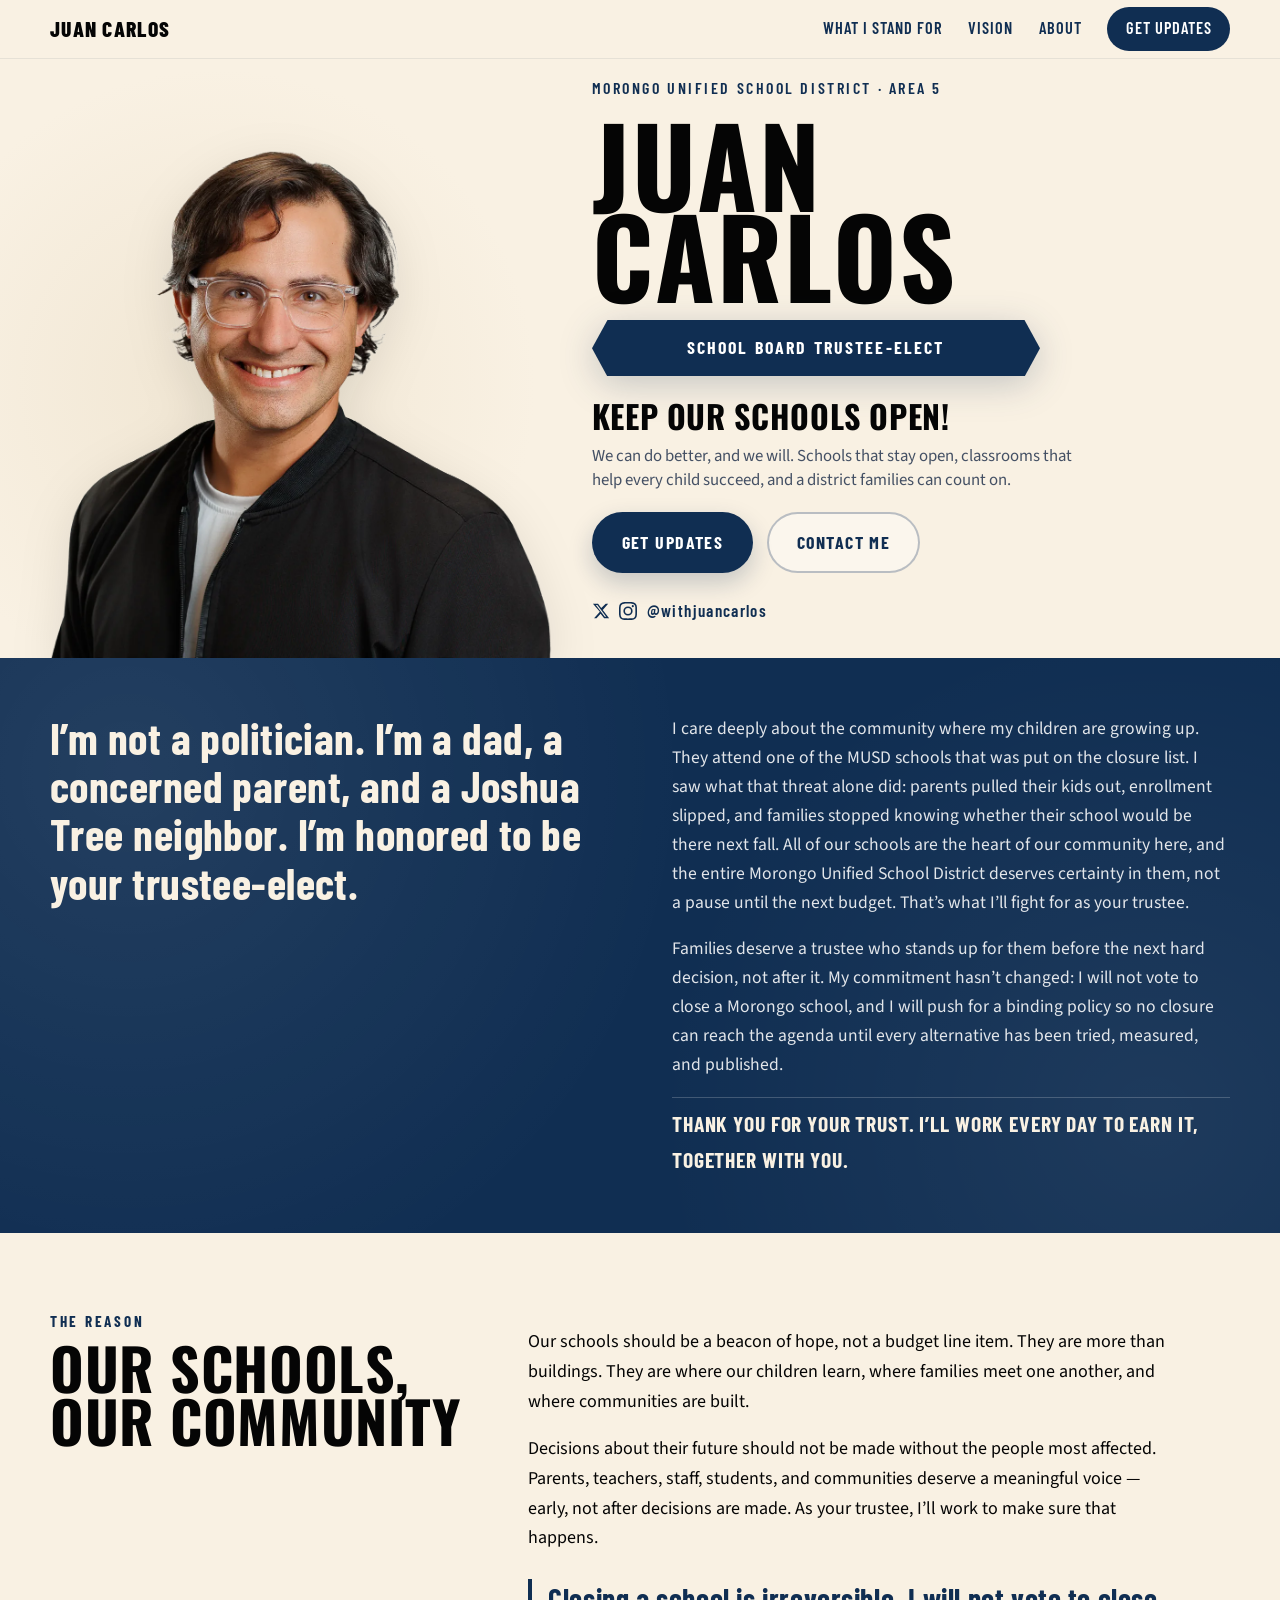
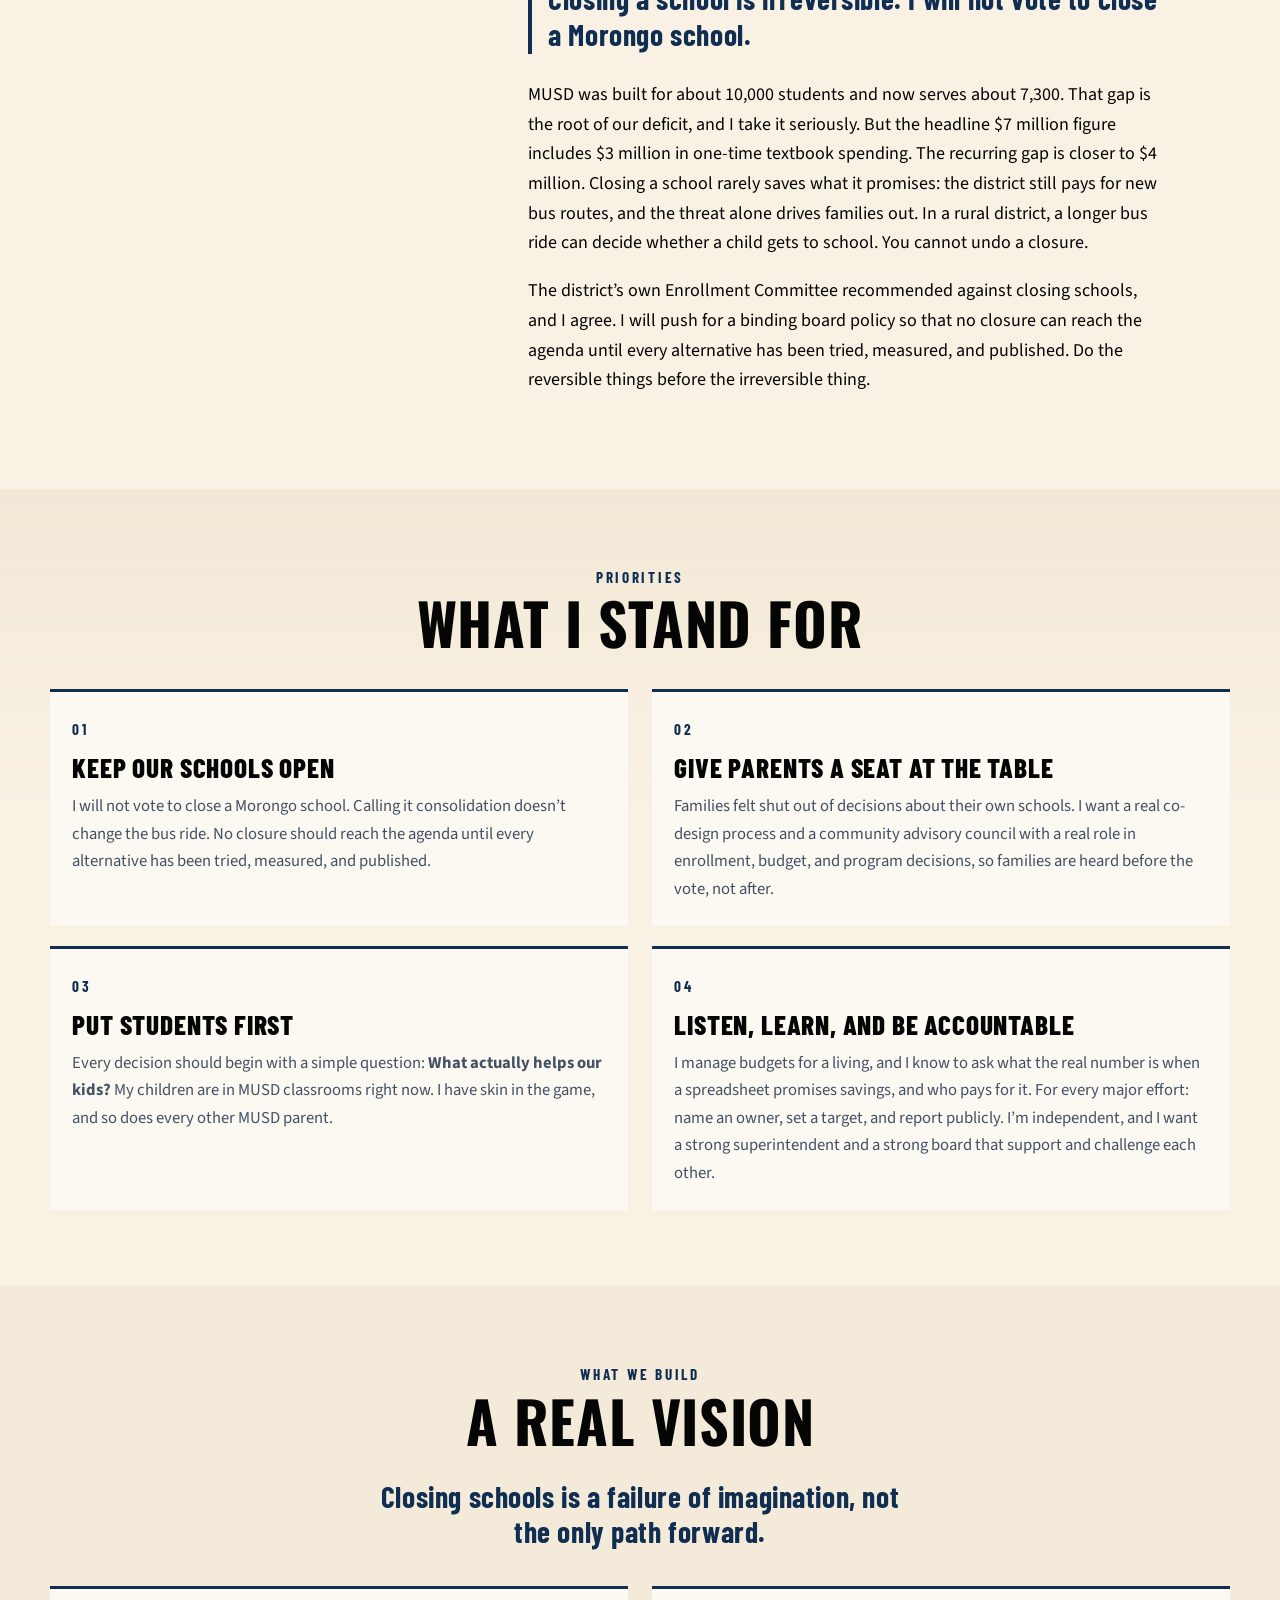
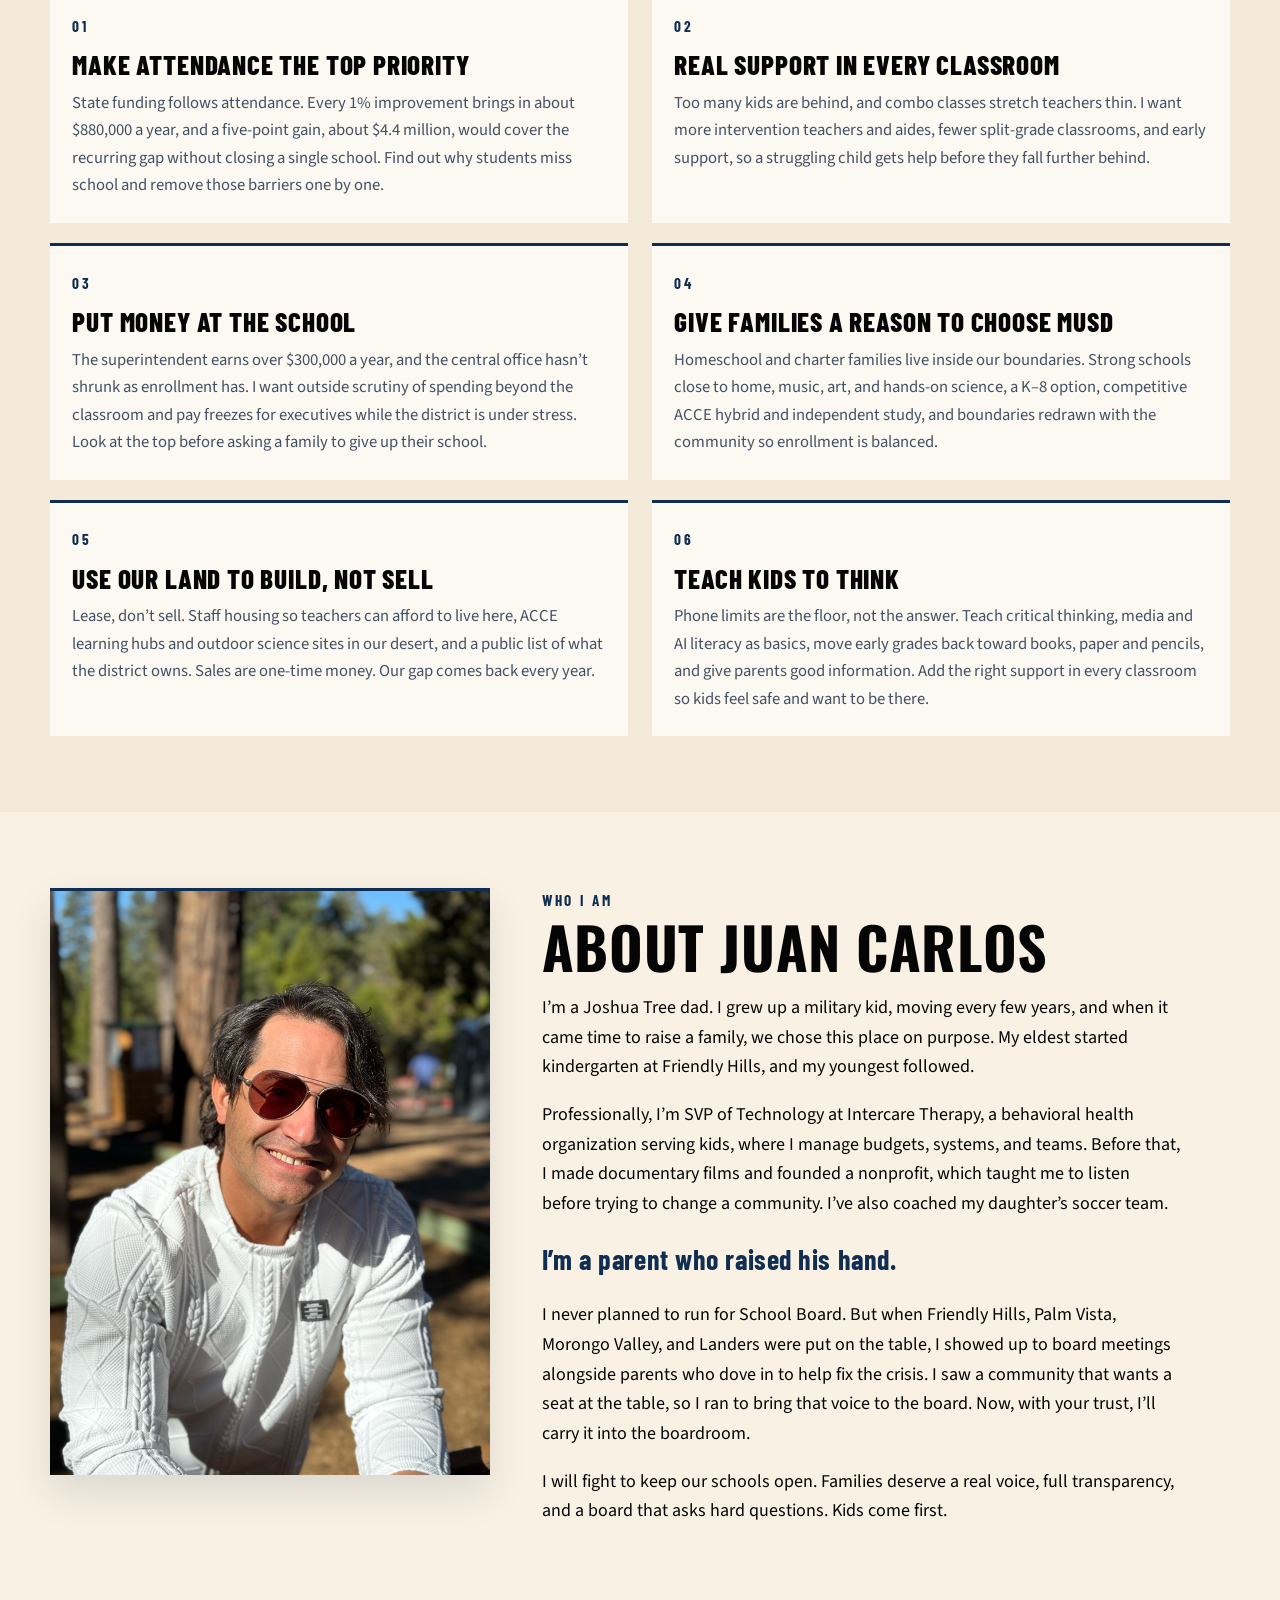
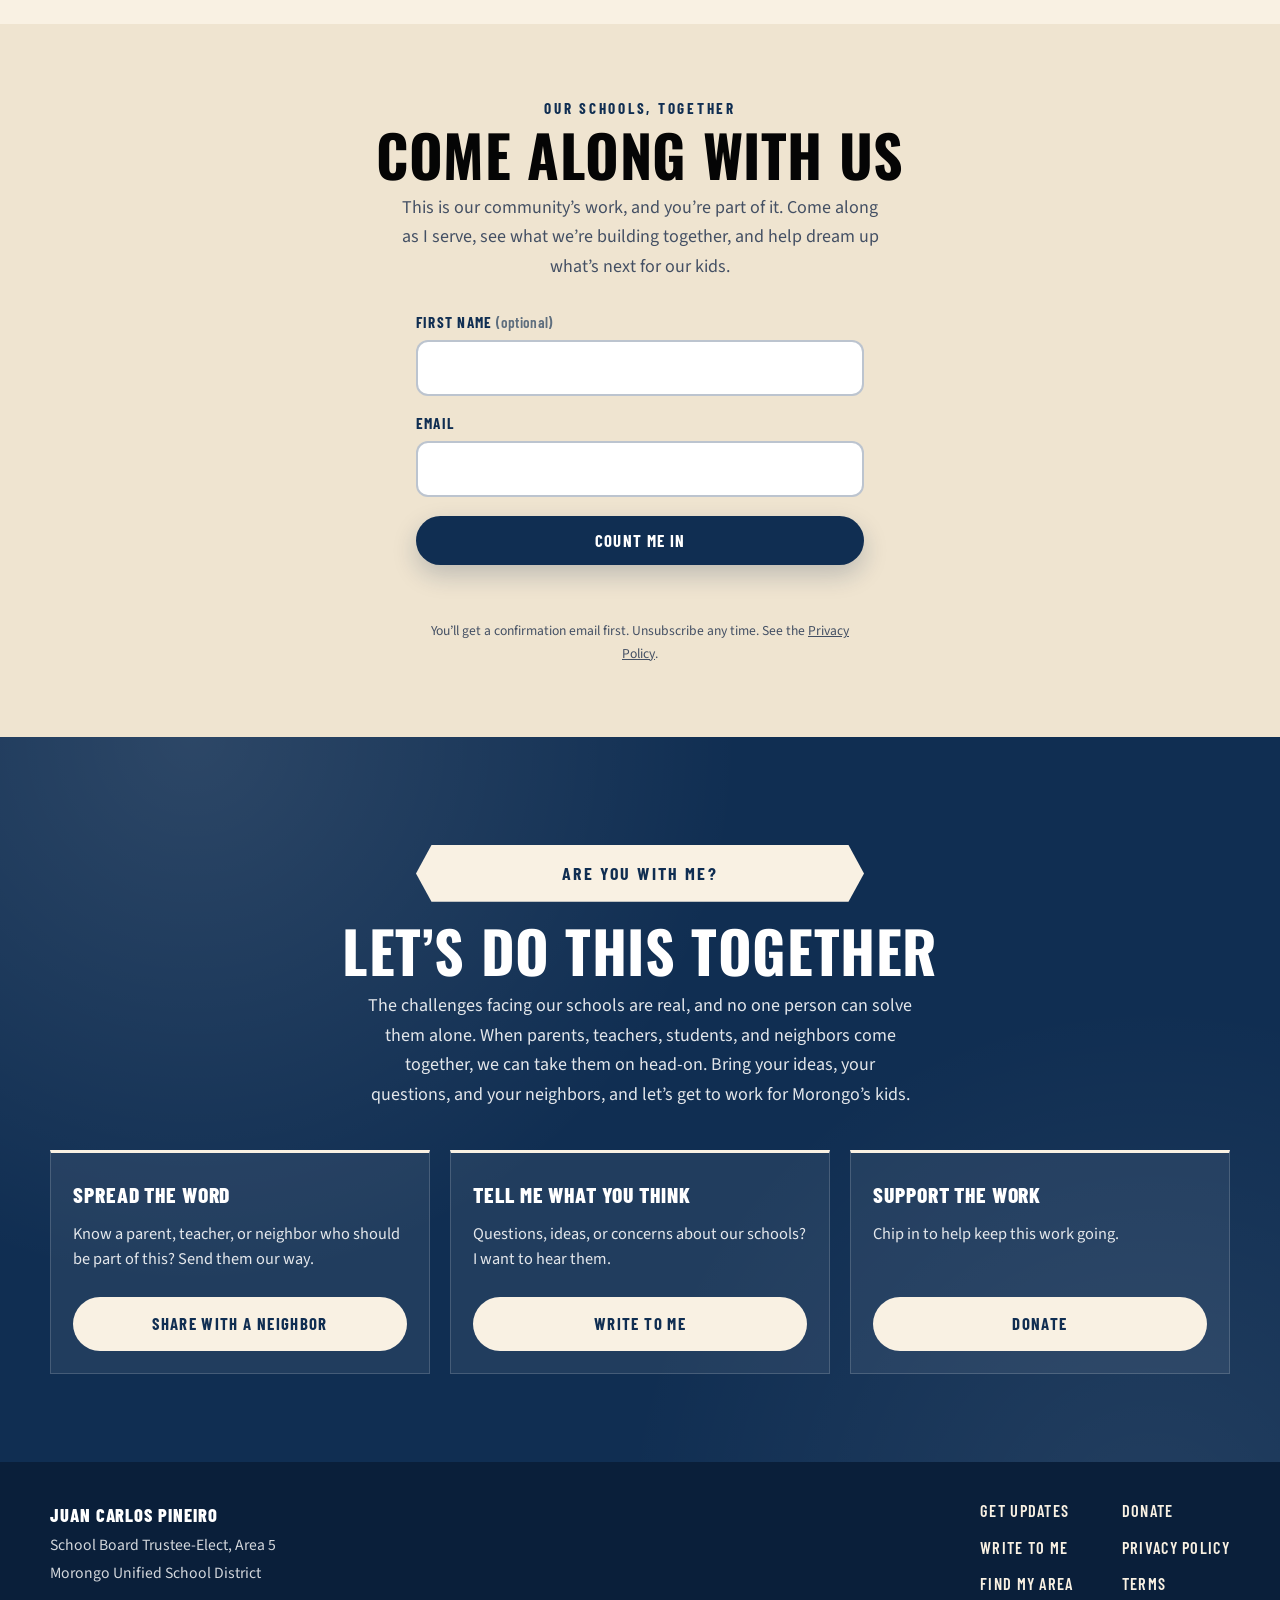
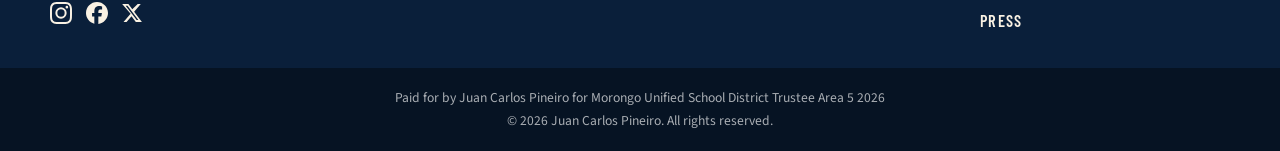
<file: index.html>
<!DOCTYPE html>
<html lang="en">
  <head>
    <meta charset="UTF-8" />
    <meta name="viewport" content="width=device-width, initial-scale=1.0" />
    <title>Juan Carlos Pineiro | School Board Trustee-Elect · MUSD Area 5</title>
    <meta
      name="description"
      content="Juan Carlos Pineiro is the Trustee-Elect for Morongo Unified School District, Area 5. Keep our schools open. A Joshua Tree dad with kids in MUSD classrooms, fighting for attendance, enrollment, and a board that listens before it votes."
    />
    <link rel="canonical" href="https://withjuancarlos.com/" />
    <link rel="icon" href="/favicon.ico" sizes="any" />
    <link rel="icon" type="image/png" href="/favicon-32.png" sizes="32x32" />
    <link rel="apple-touch-icon" href="/apple-touch-icon.png" />
    <meta property="og:type" content="website" />
    <meta property="og:url" content="https://withjuancarlos.com/" />
    <meta property="og:site_name" content="Juan Carlos | School Board Trustee-Elect" />
    <meta property="og:title" content="Juan Carlos Pineiro | Keep Our Schools Open" />
    <meta
      property="og:description"
      content="School Board Trustee-Elect — Morongo Unified School District, Area 5. Keep our schools open."
    />
    <meta property="og:image" content="https://withjuancarlos.com/images/withjuancarlos-coverimage.png" />
    <meta property="og:image:type" content="image/png" />
    <meta property="og:image:width" content="1200" />
    <meta property="og:image:height" content="630" />
    <meta property="og:image:alt" content="Juan Carlos Pineiro — A Parent for School Board" />
    <meta name="twitter:card" content="summary_large_image" />
    <meta name="twitter:title" content="Juan Carlos Pineiro | Keep Our Schools Open" />
    <meta
      name="twitter:description"
      content="School Board Trustee-Elect — Morongo Unified School District, Area 5. Keep our schools open."
    />
    <meta name="twitter:image" content="https://withjuancarlos.com/images/withjuancarlos-coverimage.png" />
    <link rel="preconnect" href="https://fonts.googleapis.com" />
    <link rel="preconnect" href="https://fonts.gstatic.com" crossorigin />
    <link
      href="https://fonts.googleapis.com/css2?family=Oswald:wght@600;700&family=Barlow+Condensed:wght@600;700;800&family=Source+Sans+3:ital,wght@0,400;0,600;0,700;1,400&display=swap"
      rel="stylesheet"
    />
    <link rel="stylesheet" href="styles.css" />
  </head>
  <body>
    <a class="skip-link" href="#main">Skip to content</a>

    <header class="site-header">
      <div class="site-header__inner">
        <a class="logo" href="#top">Juan Carlos</a>
        <nav class="nav" aria-label="Primary">
          <a href="#stand-for">What I Stand For</a>
          <a href="#vision">Vision</a>
          <a href="#about">About</a>
          <a class="nav__cta" href="/updates/" data-signup-open>Get Updates</a>
        </nav>
        <button
          class="nav-toggle"
          type="button"
          aria-expanded="false"
          aria-controls="mobile-nav"
          aria-label="Open menu"
        >
          <span></span>
          <span></span>
        </button>
      </div>
      <nav id="mobile-nav" class="mobile-nav" hidden aria-label="Mobile">
        <a href="#stand-for">What I Stand For</a>
        <a href="#vision">Vision</a>
        <a href="#about">About</a>
        <a class="mobile-nav__cta" href="/updates/" data-signup-open>Get Updates</a>
      </nav>
    </header>

    <main id="main">
      <section class="hero" id="top" aria-labelledby="hero-slogan">
        <div class="hero__glow" aria-hidden="true"></div>
        <div class="hero__stage wrap">
          <div class="hero__panel">
            <div class="hero__identity">
              <p class="hero__district">Morongo Unified School District <span class="hero__district-area">· Area 5</span></p>
              <p class="hero__name">
                <span>Juan</span>
                <span>Carlos</span>
              </p>
              <div class="ribbon">
                <svg class="ribbon__shape" viewBox="0 0 520 56" preserveAspectRatio="none" aria-hidden="true">
                  <path d="M18 0 H502 L520 28 L502 56 H18 L0 28 Z" fill="currentColor" />
                </svg>
                <span class="ribbon__label">School Board Trustee-Elect</span>
              </div>
            </div>

            <div class="hero__message">
              <h1 id="hero-slogan" class="hero__slogan">Keep Our Schools Open!</h1>
              <p class="hero__lede">We can do better, and we will. Schools that stay open, classrooms that help every child succeed, and a district families can count on.</p>

              <div class="hero__actions">
                <a class="btn btn--primary" href="/updates/" data-signup-open>Get Updates</a>
                <a class="btn btn--ghost" href="mailto:juancarlos@withjuancarlos.com?subject=Hello%20from%20a%20neighbor&amp;body=Hi%20Juan%20Carlos%2C%0A%0AMy%20name%20is%20____%20and%20I%27m%20in%20____%20%28school%20or%20neighborhood%29.%0A%0AI%20wanted%20to%20share%3A%0A%0A">Contact Me</a>
              </div>

              <div class="hero__social">
                <a href="https://x.com/withjuancarlos" target="_blank" rel="noopener noreferrer" aria-label="X">
                  <svg viewBox="0 0 24 24" width="18" height="18" aria-hidden="true"><path fill="currentColor" d="M18.244 2.25h3.308l-7.227 8.26 8.502 11.24H16.17l-4.714-6.231-5.401 6.231H2.744l7.727-8.835L1.254 2.25H8.08l4.253 5.622L18.244 2.25zm-1.161 17.52h1.833L7.084 4.126H5.117L17.083 19.77z"/></svg>
                </a>
                <a href="https://instagram.com/withjuancarlos" target="_blank" rel="noopener noreferrer" aria-label="Instagram">
                  <svg viewBox="0 0 24 24" width="18" height="18" aria-hidden="true"><path fill="currentColor" d="M12 2.163c3.204 0 3.584.012 4.85.07 3.252.148 4.771 1.691 4.919 4.919.058 1.265.069 1.645.069 4.849 0 3.205-.012 3.584-.069 4.849-.149 3.225-1.664 4.771-4.919 4.919-1.266.058-1.644.07-4.85.07-3.204 0-3.584-.012-4.849-.07-3.26-.149-4.771-1.699-4.919-4.92-.058-1.265-.07-1.644-.07-4.849 0-3.204.013-3.583.07-4.849.149-3.227 1.664-4.771 4.919-4.919 1.266-.057 1.645-.069 4.849-.069zM12 0C8.741 0 8.333.014 7.053.072 2.695.272.273 2.69.073 7.052.014 8.333 0 8.741 0 12c0 3.259.014 3.668.072 4.948.2 4.358 2.618 6.78 6.98 6.98C8.333 23.986 8.741 24 12 24c3.259 0 3.668-.014 4.948-.072 4.354-.2 6.782-2.618 6.979-6.98.059-1.28.073-1.689.073-4.948 0-3.259-.014-3.667-.072-4.947-.196-4.354-2.617-6.78-6.979-6.98C15.668.014 15.259 0 12 0zm0 5.838a6.162 6.162 0 100 12.324 6.162 6.162 0 000-12.324zM12 16a4 4 0 110-8 4 4 0 010 8zm6.406-11.845a1.44 1.44 0 100 2.881 1.44 1.44 0 000-2.881z"/></svg>
                </a>
                <span>@withjuancarlos</span>
              </div>
            </div>
          </div>

          <div class="hero__portrait">
            <picture>
              <source srcset="images/juan-carlos.webp" type="image/webp" />
              <img
                src="images/juan-carlos.png"
                alt="Portrait of Juan Carlos Pineiro"
                width="1100"
                height="1115"
                fetchpriority="high"
              />
            </picture>
          </div>
        </div>
      </section>

      <section class="highlight" aria-labelledby="intro-heading">
        <div class="wrap highlight__inner">
          <h2 id="intro-heading" class="sr-only">Introduction</h2>
          <p class="highlight__lede">
            I’m not a politician. I’m a dad, a concerned parent, and a Joshua Tree neighbor. I’m
            honored to be your trustee-elect.
          </p>
          <div class="highlight__body">
            <p>
              I care deeply about the community where my children are growing up. They attend one of
              the MUSD schools that was put on the closure list. I saw what that threat alone did:
              parents pulled their kids out, enrollment slipped, and families stopped knowing
              whether their school would be there next fall. All of our schools are the heart of our
              community here, and the entire Morongo Unified School District deserves certainty in
              them, not a pause until the next budget. That’s what I’ll fight for as your trustee.
            </p>
            <p>
              Families deserve a trustee who stands up for them before the next hard decision, not
              after it. My commitment hasn’t changed: I will not vote to close a Morongo school, and
              I will push for a binding policy so no closure can reach the agenda until every
              alternative has been tried, measured, and published.
            </p>
            <p class="highlight__race">
              Thank you for your trust. I’ll work every day to earn it, together with you.
            </p>
          </div>
        </div>
      </section>

      <section class="section" id="why" aria-labelledby="why-heading">
        <div class="wrap why-grid">
          <div class="section__head">
            <p class="eyebrow">The reason</p>
            <h2 id="why-heading">Our Schools, Our Community</h2>
          </div>
          <div class="prose">
            <p>
              Our schools should be a beacon of hope, not a budget line item. They are more than
              buildings. They are where our children learn, where families meet one another, and
              where communities are built.
            </p>
            <p>
              Decisions about their future should not be made without the people most affected.
              Parents, teachers, staff, students, and communities deserve a meaningful voice — early,
              not after decisions are made. As your trustee, I’ll work to make sure that happens.
            </p>
            <p class="statement">
              Closing a school is irreversible. I will not vote to close a Morongo school.
            </p>
            <p>
              MUSD was built for about 10,000 students and now serves about 7,300. That gap is the
              root of our deficit, and I take it seriously. But the headline $7 million figure
              includes $3 million in one-time textbook spending. The recurring gap is closer to $4
              million. Closing a school rarely saves what it promises: the district still pays for
              new bus routes, and the threat alone drives families out. In a rural district, a
              longer bus ride can decide whether a child gets to school. You cannot undo a closure.
            </p>
            <p>
              The district’s own Enrollment Committee recommended against closing schools, and I
              agree. I will push for a binding board policy so that no closure can reach the agenda
              until every alternative has been tried, measured, and published. Do the reversible
              things before the irreversible thing.
            </p>
          </div>
        </div>
      </section>

      <section class="section section--stand" id="stand-for" aria-labelledby="stand-heading">
        <div class="wrap">
          <div class="section__head section__head--center">
            <p class="eyebrow">Priorities</p>
            <h2 id="stand-heading">What I Stand For</h2>
          </div>

          <ol class="pillars">
            <li class="pillar">
              <span class="pillar__num" aria-hidden="true">01</span>
              <h3>Keep Our Schools Open</h3>
              <p>
                I will not vote to close a Morongo school. Calling it consolidation doesn’t change
                the bus ride. No closure should reach the agenda until every alternative has been
                tried, measured, and published.
              </p>
            </li>
            <li class="pillar">
              <span class="pillar__num" aria-hidden="true">02</span>
              <h3>Give Parents a Seat at the Table</h3>
              <p>
                Families felt shut out of decisions about their own schools. I want a real
                co-design process and a community advisory council with a real role in enrollment,
                budget, and program decisions, so families are heard before the vote, not after.
              </p>
            </li>
            <li class="pillar">
              <span class="pillar__num" aria-hidden="true">03</span>
              <h3>Put Students First</h3>
              <p>
                Every decision should begin with a simple question:
                <strong>What actually helps our kids?</strong> My children are in MUSD classrooms
                right now. I have skin in the game, and so does every other MUSD parent.
              </p>
            </li>
            <li class="pillar">
              <span class="pillar__num" aria-hidden="true">04</span>
              <h3>Listen, Learn, and Be Accountable</h3>
              <p>
                I manage budgets for a living, and I know to ask what the real number is when a
                spreadsheet promises savings, and who pays for it. For every major effort: name an
                owner, set a target, and report publicly. I’m independent, and I want a strong
                superintendent and a strong board that support and challenge each other.
              </p>
            </li>
          </ol>
        </div>
      </section>

      <section class="section section--vision" id="vision" aria-labelledby="vision-heading">
        <div class="wrap">
          <div class="section__head section__head--center">
            <p class="eyebrow">What we build</p>
            <h2 id="vision-heading">A Real Vision</h2>
          </div>
          <p class="statement statement--center">
            Closing schools is a failure of imagination, not the only path forward.
          </p>
          <ol class="pillars">
            <li class="pillar">
              <span class="pillar__num" aria-hidden="true">01</span>
              <h3>Make Attendance the Top Priority</h3>
              <p>
                State funding follows attendance. Every 1% improvement brings in about $880,000 a year, and a five-point gain, about $4.4 million, would cover the recurring gap without closing a single school. Find out why students miss school and remove those barriers one by one.
              </p>
            </li>
            <li class="pillar">
              <span class="pillar__num" aria-hidden="true">02</span>
              <h3>Real Support in Every Classroom</h3>
              <p>
                Too many kids are behind, and combo classes stretch teachers thin. I want more intervention teachers and aides, fewer split-grade classrooms, and early support, so a struggling child gets help before they fall further behind.
              </p>
            </li>
            <li class="pillar">
              <span class="pillar__num" aria-hidden="true">03</span>
              <h3>Put Money at the School</h3>
              <p>
                The superintendent earns over $300,000 a year, and the central office hasn’t shrunk as enrollment has. I want outside scrutiny of spending beyond the classroom and pay freezes for executives while the district is under stress. Look at the top before asking a family to give up their school.
              </p>
            </li>
            <li class="pillar">
              <span class="pillar__num" aria-hidden="true">04</span>
              <h3>Give Families a Reason to Choose MUSD</h3>
              <p>
                Homeschool and charter families live inside our boundaries. Strong schools close to home, music, art, and hands-on science, a K–8 option, competitive ACCE hybrid and independent study, and boundaries redrawn with the community so enrollment is balanced.
              </p>
            </li>
            <li class="pillar">
              <span class="pillar__num" aria-hidden="true">05</span>
              <h3>Use Our Land to Build, Not Sell</h3>
              <p>
                Lease, don’t sell. Staff housing so teachers can afford to live here, ACCE learning hubs and outdoor science sites in our desert, and a public list of what the district owns. Sales are one-time money. Our gap comes back every year.
              </p>
            </li>
            <li class="pillar">
              <span class="pillar__num" aria-hidden="true">06</span>
              <h3>Teach Kids to Think</h3>
              <p>
                Phone limits are the floor, not the answer. Teach critical thinking, media and AI literacy as basics, move early grades back toward books, paper and pencils, and give parents good information. Add the right support in every classroom so kids feel safe and want to be there.
              </p>
            </li>
          </ol>
        </div>
      </section>

      <section class="section section--about" id="about" aria-labelledby="about-heading">
        <div class="wrap about-layout">
          <div class="about__portrait">
            <img
              src="images/juan-carlos-about.jpg"
              alt="Juan Carlos Pineiro smiling outdoors"
              width="768"
              height="1024"
            />
          </div>
          <div class="about__copy">
            <div class="section__head">
              <p class="eyebrow">Who I Am</p>
              <h2 id="about-heading">About Juan Carlos</h2>
            </div>
            <div class="prose">
              <p>
                I’m a Joshua Tree dad. I grew up a military kid, moving every few years, and when it
                came time to raise a family, we chose this place on purpose. My eldest started
                kindergarten at Friendly Hills, and my youngest followed.
              </p>
              <p>
                Professionally, I’m SVP of Technology at Intercare Therapy, a behavioral health
                organization serving kids, where I manage budgets, systems, and teams. Before that, I
                made documentary films and founded a nonprofit, which taught me to listen before
                trying to change a community. I’ve also coached my daughter’s soccer team.
              </p>
              <p class="pullquote">I’m a parent who raised his hand.</p>
              <p>
                I never planned to run for School Board. But when Friendly Hills, Palm Vista,
                Morongo Valley, and Landers were put on the table, I showed up to board meetings
                alongside parents who dove in to help fix the crisis. I saw a community that wants a
                seat at the table, so I ran to bring that voice to the board. Now, with your trust,
                I’ll carry it into the boardroom.
              </p>
              <p>
                I will fight to keep our schools open. Families deserve a real voice, full
                transparency, and a board that asks hard questions. Kids come first.
              </p>
            </div>
          </div>
        </div>
      </section>

      <section class="signup" id="updates" aria-labelledby="signup-heading">
        <div class="wrap narrow signup__inner">
          <p class="eyebrow">Our schools, together</p>
          <h2 id="signup-heading">Come Along With Us</h2>
          <p class="signup__lede">
            This is our community’s work, and you’re part of it. Come along as I serve, see what we’re building together, and help dream up what’s next for our kids.
          </p>
          <form class="signup-form" action="/api/subscribe" method="post" novalidate>
            <div class="signup-form__field">
              <label for="signup-first-name">First name <span>(optional)</span></label>
              <input id="signup-first-name" name="first_name" type="text" autocomplete="given-name" maxlength="80" />
            </div>
            <div class="signup-form__field">
              <label for="signup-email">Email</label>
              <input id="signup-email" name="email" type="email" autocomplete="email" inputmode="email" required />
            </div>
            <div class="signup__hp" aria-hidden="true">
              <label for="signup-website">Leave this field empty</label>
              <input id="signup-website" name="website" type="text" tabindex="-1" autocomplete="off" />
            </div>
            <button class="btn btn--primary" type="submit">Count Me In</button>
            <p class="signup-form__status" role="status" aria-live="polite"></p>
            <p class="signup-form__fine">
              You’ll get a confirmation email first. Unsubscribe any time. See the
              <a href="/privacy">Privacy Policy</a>.
            </p>
          </form>
        </div>
      </section>

      <section class="join" id="join" aria-labelledby="join-heading">
        <div class="wrap narrow join__inner">
          <div class="ribbon ribbon--cream">
            <svg class="ribbon__shape" viewBox="0 0 520 56" preserveAspectRatio="none" aria-hidden="true">
              <path d="M18 0 H502 L520 28 L502 56 H18 L0 28 Z" fill="currentColor" />
            </svg>
            <span class="ribbon__label">Are you with me?</span>
          </div>
          <h2 id="join-heading">Let’s Do This Together</h2>
          <p>
            The challenges facing our schools are real, and no one person can solve them alone.
            When parents, teachers, students, and neighbors come together, we can take them on
            head-on. Bring your ideas, your questions, and your neighbors, and let’s get to work
            for Morongo’s kids.
          </p>
        </div>
        <div class="wrap join__cards">
          <article class="join-card">
            <h3>Spread the Word</h3>
            <p>Know a parent, teacher, or neighbor who should be part of this? Send them our way.</p>
            <a class="btn btn--cream" href="mailto:?subject=Come%20along%20with%20us%20for%20our%20schools&amp;body=Juan%20Carlos%20Pineiro%20is%20bringing%20our%20community%20along%20as%20he%20serves%20on%20the%20school%20board%2C%20so%20we%20can%20build%20better%20schools%20together.%20Come%20along%3A%20https%3A%2F%2Fwithjuancarlos.com%2Fupdates%2F">Share with a Neighbor</a>
          </article>
          <article class="join-card">
            <h3>Tell Me What You Think</h3>
            <p>Questions, ideas, or concerns about our schools? I want to hear them.</p>
            <a class="btn btn--cream" href="mailto:juancarlos@withjuancarlos.com?subject=Hello%20from%20a%20neighbor&amp;body=Hi%20Juan%20Carlos%2C%0A%0AMy%20name%20is%20____%20and%20I%27m%20in%20____%20%28school%20or%20neighborhood%29.%0A%0AI%20wanted%20to%20share%3A%0A%0A">Write to Me</a>
          </article>
          <article class="join-card">
            <h3>Support the Work</h3>
            <p>Chip in to help keep this work going.</p>
            <a
              class="btn btn--cream"
              href="https://goodchange.app/donate/standwithjc"
              target="_blank"
              rel="noopener noreferrer"
              >Donate</a
            >
          </article>
        </div>
      </section>
    </main>

    <footer class="site-footer">
      <div class="wrap site-footer__inner">
        <div class="site-footer__brand">
          <p class="site-footer__name">Juan Carlos Pineiro</p>
          <p>School Board Trustee-Elect, Area 5</p>
          <p>Morongo Unified School District</p>
          <div class="social" aria-label="Social links">

          <a href="https://instagram.com/withjuancarlos" target="_blank" rel="noopener noreferrer" aria-label="Juan Carlos on Instagram">
            <svg viewBox="0 0 24 24" width="22" height="22" aria-hidden="true"><path fill="currentColor" d="M12 2.163c3.204 0 3.584.012 4.85.07 3.252.148 4.771 1.691 4.919 4.919.058 1.265.069 1.645.069 4.849 0 3.205-.012 3.584-.069 4.849-.149 3.225-1.664 4.771-4.919 4.919-1.266.058-1.644.07-4.85.07-3.204 0-3.584-.012-4.849-.07-3.26-.149-4.771-1.699-4.919-4.92-.058-1.265-.07-1.644-.07-4.849 0-3.204.013-3.583.07-4.849.149-3.227 1.664-4.771 4.919-4.919 1.266-.057 1.645-.069 4.849-.069zM12 0C8.741 0 8.333.014 7.053.072 2.695.272.273 2.69.073 7.052.014 8.333 0 8.741 0 12c0 3.259.014 3.668.072 4.948.2 4.358 2.618 6.78 6.98 6.98C8.333 23.986 8.741 24 12 24c3.259 0 3.668-.014 4.948-.072 4.354-.2 6.782-2.618 6.979-6.98.059-1.28.073-1.689.073-4.948 0-3.259-.014-3.667-.072-4.947-.196-4.354-2.617-6.78-6.979-6.98C15.668.014 15.259 0 12 0zm0 5.838a6.162 6.162 0 100 12.324 6.162 6.162 0 000-12.324zM12 16a4 4 0 110-8 4 4 0 010 8zm6.406-11.845a1.44 1.44 0 100 2.881 1.44 1.44 0 000-2.881z"/></svg>
          </a>
          <a href="https://www.facebook.com/withjuancarlos" target="_blank" rel="noopener noreferrer" aria-label="Juan Carlos on Facebook">
            <svg viewBox="0 0 24 24" width="22" height="22" aria-hidden="true"><path fill="currentColor" d="M9.101 23.691v-7.98H6.627v-3.667h2.474v-1.58c0-4.085 1.848-5.978 5.858-5.978.401 0 .955.042 1.468.103a8.68 8.68 0 0 1 1.141.195v3.325a8.623 8.623 0 0 0-.653-.036 26.805 26.805 0 0 0-.733-.009c-.707 0-1.259.096-1.675.309a1.686 1.686 0 0 0-.679.622c-.258.42-.374.995-.374 1.752v1.297h3.919l-.386 2.103-.287 1.564h-3.246v8.245C19.396 23.238 24 18.179 24 12.044c0-6.627-5.373-12-12-12s-12 5.373-12 12c0 5.628 3.874 10.35 9.101 11.647Z"/></svg>
          </a>          <a href="https://x.com/withjuancarlos" target="_blank" rel="noopener noreferrer" aria-label="Juan Carlos on X">
            <svg viewBox="0 0 24 24" width="22" height="22" aria-hidden="true"><path fill="currentColor" d="M18.244 2.25h3.308l-7.227 8.26 8.502 11.24H16.17l-4.714-6.231-5.401 6.231H2.744l7.727-8.835L1.254 2.25H8.08l4.253 5.622L18.244 2.25zm-1.161 17.52h1.833L7.084 4.126H5.117L17.083 19.77z"/></svg>
          </a>
        </div>
        </div>
        <nav class="site-footer__nav" aria-label="Footer">
          <ul>
            <li><a href="/updates/" data-signup-open>Get Updates</a></li>
            <li><a href="mailto:juancarlos@withjuancarlos.com?subject=Hello%20from%20a%20neighbor&amp;body=Hi%20Juan%20Carlos%2C%0A%0AMy%20name%20is%20____%20and%20I%27m%20in%20____%20%28school%20or%20neighborhood%29.%0A%0AI%20wanted%20to%20share%3A%0A%0A">Write to Me</a></li>
            <li><a href="/find-my-area/">Find My Area</a></li>
            <li><a href="/press/">Press</a></li>
          </ul>
          <ul>
            <li><a href="https://goodchange.app/donate/standwithjc" target="_blank" rel="noopener noreferrer">Donate</a></li>
            <li><a href="/privacy">Privacy Policy</a></li>
            <li><a href="/terms">Terms</a></li>
          </ul>
        </nav>
      </div>
      <div class="site-footer__legal">
        <div class="wrap">
          <p>Paid for by Juan Carlos Pineiro for Morongo Unified School District Trustee Area 5 2026</p>
          <p>&copy; 2026 Juan Carlos Pineiro. All rights reserved.</p>
        </div>
      </div>
    </footer>

    <script src="script.js"></script>
  </body>
</html>
</file>
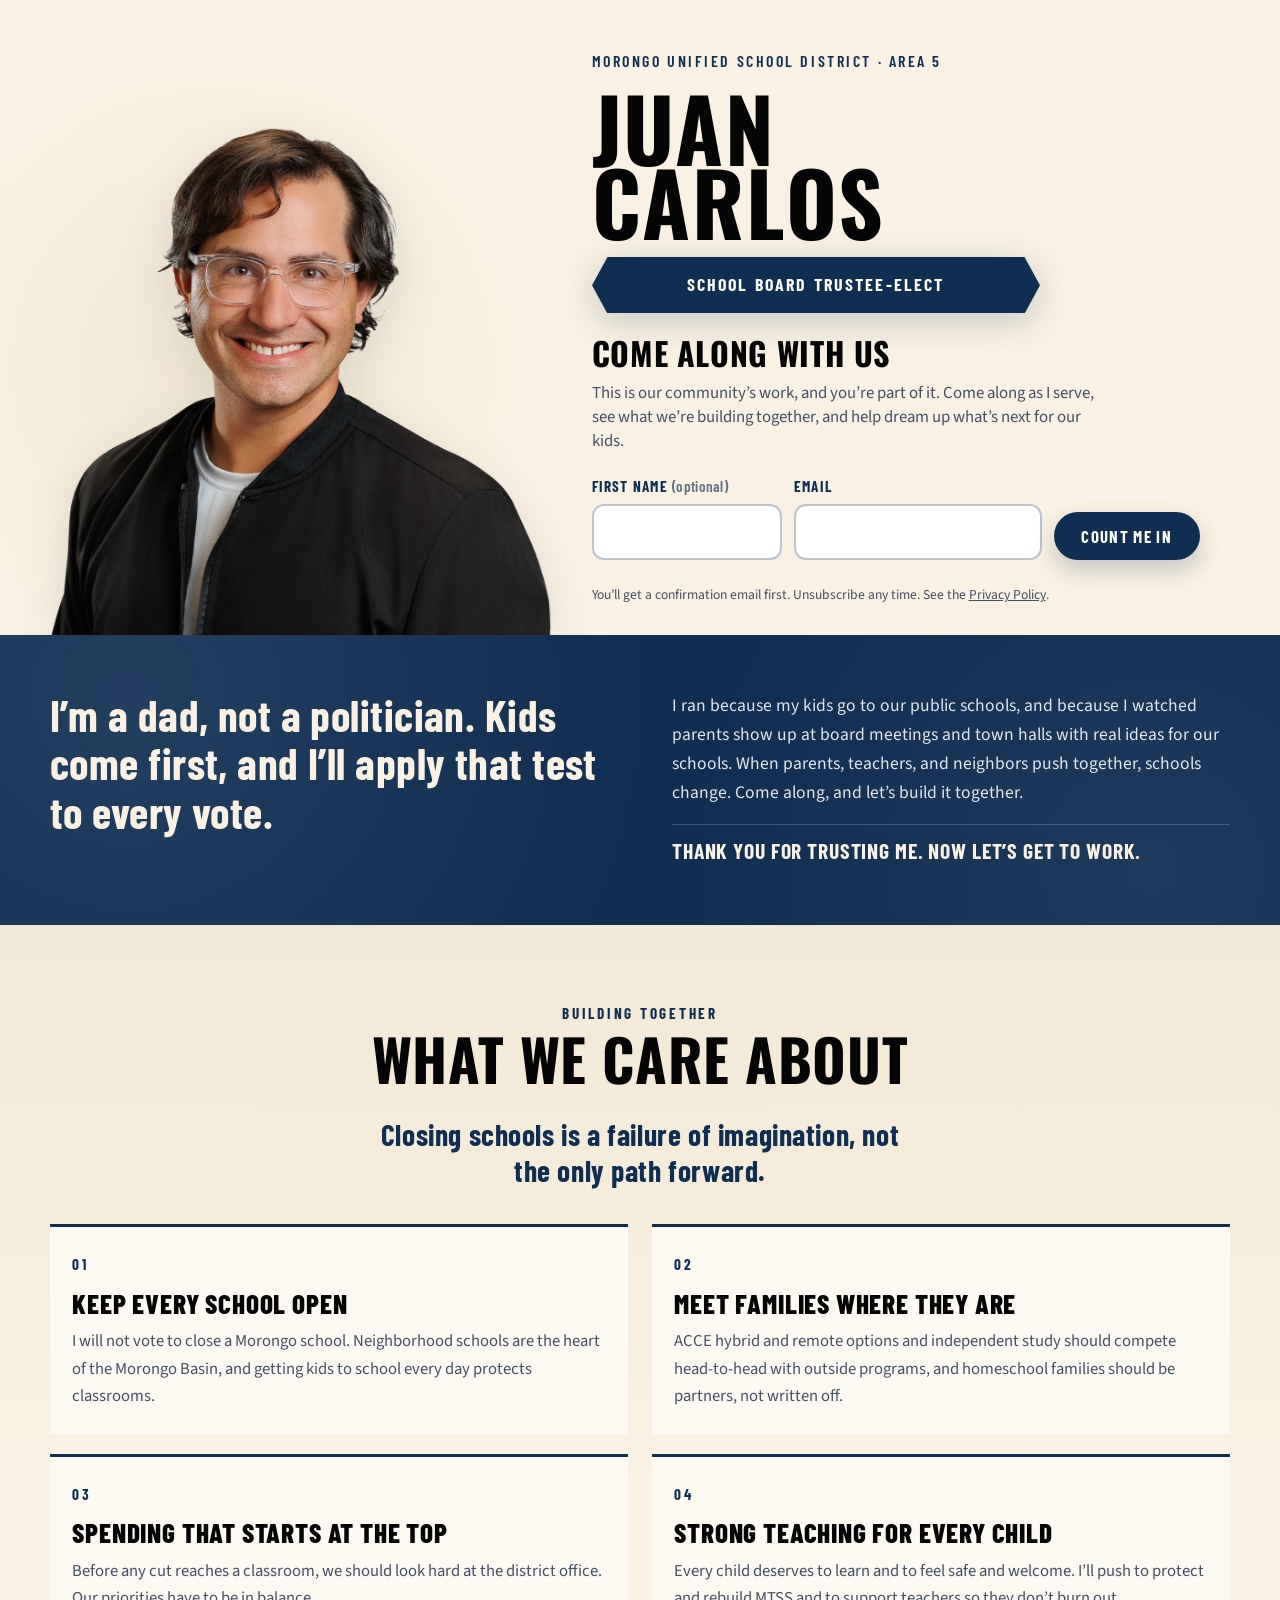
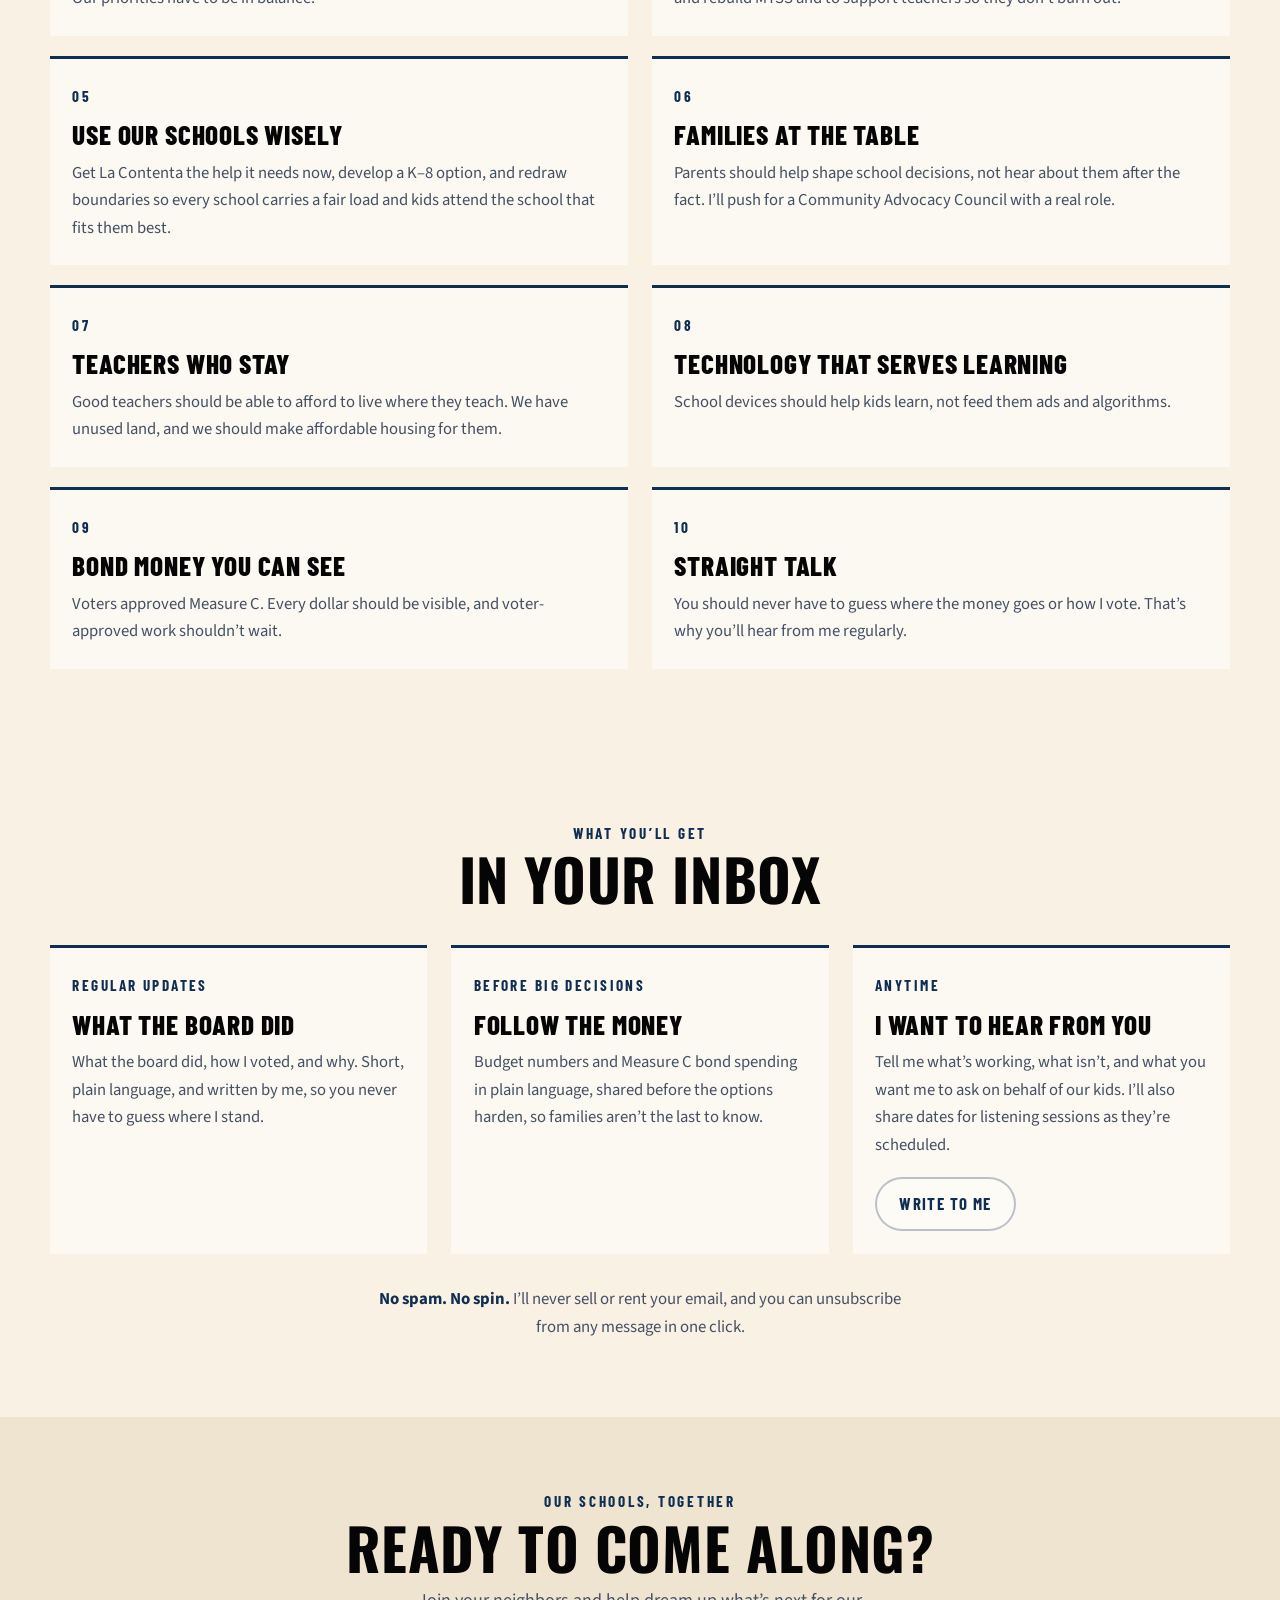
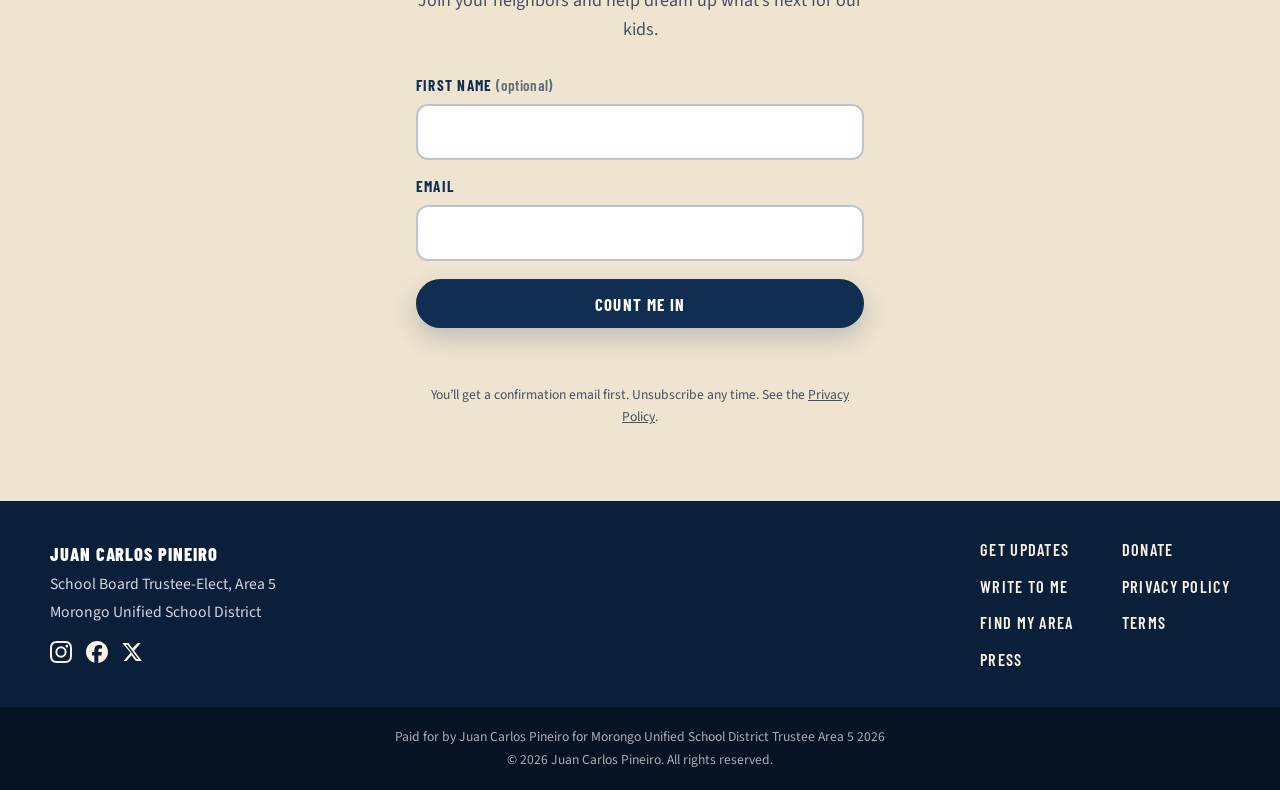
<file: join/index.html>
<!DOCTYPE html>
<html lang="en">
  <head>
    <meta charset="UTF-8" />
    <meta name="viewport" content="width=device-width, initial-scale=1.0" />
    <title>Come Along With Us | Juan Carlos Pineiro · MUSD Area 5</title>
    <meta
      name="description"
      content="Come along with Juan Carlos Pineiro as we build better schools for Morongo’s kids, together. This is our community’s work, and you’re part of it."
    />
    <meta name="robots" content="noindex, nofollow" />
    <link rel="canonical" href="https://withjuancarlos.com/join/" />
    <link rel="icon" href="/favicon.ico" sizes="any" />
    <link rel="icon" type="image/png" href="/favicon-32.png" sizes="32x32" />
    <link rel="apple-touch-icon" href="/apple-touch-icon.png" />
    <meta property="og:type" content="website" />
    <meta property="og:url" content="https://withjuancarlos.com/join/" />
    <meta property="og:site_name" content="Juan Carlos | School Board Trustee-Elect" />
    <meta property="og:title" content="Come Along With Us | Juan Carlos Pineiro" />
    <meta
      property="og:description"
      content="Come along as we build better schools for Morongo’s kids, together."
    />
    <meta property="og:image" content="https://withjuancarlos.com/images/withjuancarlos-coverimage.png" />
    <meta property="og:image:type" content="image/png" />
    <meta property="og:image:width" content="1200" />
    <meta property="og:image:height" content="630" />
    <meta name="twitter:card" content="summary_large_image" />
    <meta name="twitter:title" content="Come Along With Us | Juan Carlos Pineiro" />
    <meta
      name="twitter:description"
      content="Come along as we build better schools for Morongo’s kids, together."
    />
    <meta name="twitter:image" content="https://withjuancarlos.com/images/withjuancarlos-coverimage.png" />
    <link rel="preconnect" href="https://fonts.googleapis.com" />
    <link rel="preconnect" href="https://fonts.gstatic.com" crossorigin />
    <link
      href="https://fonts.googleapis.com/css2?family=Oswald:wght@600;700&family=Barlow+Condensed:wght@600;700;800&family=Source+Sans+3:ital,wght@0,400;0,600;0,700;1,400&display=swap"
      rel="stylesheet"
    />
    <link rel="stylesheet" href="/styles.css" />
  </head>
  <body>
    <a class="skip-link" href="#main">Skip to content</a>

    <main id="main">
      <section class="hero hero--landing" aria-labelledby="join-heading">
        <div class="hero__glow" aria-hidden="true"></div>
        <div class="hero__stage wrap">
          <div class="hero__panel">
            <div class="hero__identity">
              <p class="hero__district">Morongo Unified School District <span class="hero__district-area">· Area 5</span></p>
              <p class="hero__name">
                <span>Juan</span>
                <span>Carlos</span>
              </p>
              <div class="ribbon">
                <svg class="ribbon__shape" viewBox="0 0 520 56" preserveAspectRatio="none" aria-hidden="true">
                  <path d="M18 0 H502 L520 28 L502 56 H18 L0 28 Z" fill="currentColor" />
                </svg>
                <span class="ribbon__label">School Board Trustee-Elect</span>
              </div>
            </div>

            <div class="hero__message">
              <h1 id="join-heading" class="hero__slogan">Come Along With Us</h1>
              <p class="hero__lede">
                This is our community’s work, and you’re part of it. Come along as I serve, see what
                we’re building together, and help dream up what’s next for our kids.
              </p>
            <form class="signup-form" action="/api/subscribe" method="post" novalidate>
              <div class="signup-form__field">
                <label for="join-hero-first-name">First name <span>(optional)</span></label>
                <input id="join-hero-first-name" name="first_name" type="text" autocomplete="given-name" maxlength="80" />
              </div>
              <div class="signup-form__field">
                <label for="join-hero-email">Email</label>
                <input id="join-hero-email" name="email" type="email" autocomplete="email" inputmode="email" required />
              </div>
              <div class="signup__hp" aria-hidden="true">
                <label for="join-hero-website">Leave this field empty</label>
                <input id="join-hero-website" name="website" type="text" tabindex="-1" autocomplete="off" />
              </div>
              <button class="btn btn--primary" type="submit">Count Me In</button>
              <p class="signup-form__status" role="status" aria-live="polite"></p>
              <p class="signup-form__fine">
                You’ll get a confirmation email first. Unsubscribe any time. See the
                <a href="/privacy">Privacy Policy</a>.
              </p>
            </form>
            <div class="signup-done" tabindex="-1" hidden>
              <div class="signup-modal__check" aria-hidden="true">
                <svg viewBox="0 0 24 24" width="30" height="30" fill="none" stroke="currentColor" stroke-width="3" stroke-linecap="round" stroke-linejoin="round"><path d="M5 12.5l4.5 4.5L19 7.5"/></svg>
              </div>
              <h2>Almost There! Check Your Inbox</h2>
              <p>
                Thanks for coming along. A confirmation email is on its way. Click the link inside to
                make it official. Don’t see it? Peek in your spam folder.
              </p>
            </div>
            </div>
          </div>

          <div class="hero__portrait">
            <picture>
              <source srcset="/images/juan-carlos.webp" type="image/webp" />
              <img
                src="/images/juan-carlos.png"
                alt="Portrait of Juan Carlos Pineiro"
                width="1100"
                height="1115"
                fetchpriority="high"
              />
            </picture>
          </div>
        </div>
      </section>

      <section class="highlight" aria-labelledby="note-heading">
        <div class="wrap highlight__inner">
          <h2 id="note-heading" class="sr-only">My why</h2>
          <p class="highlight__lede">
            I’m a dad, not a politician. Kids come first, and I’ll apply that test to every vote.
          </p>
          <div class="highlight__body">
            <p>
              I ran because my kids go to our public schools, and because I watched parents show up at
              board meetings and town halls with real ideas for our schools. When parents, teachers,
              and neighbors push together, schools change. Come along, and let’s build it together.
            </p>
            <p class="highlight__race">Thank you for trusting me. Now let’s get to work.</p>
          </div>
        </div>
      </section>

      <section class="section section--stand" aria-labelledby="care-heading">
        <div class="wrap">
          <div class="section__head section__head--center">
            <p class="eyebrow">Building together</p>
            <h2 id="care-heading">What We Care About</h2>
          </div>
          <p class="statement statement--center">
            Closing schools is a failure of imagination, not the only path forward.
          </p>
          <ol class="pillars">
            <li class="pillar">
              <span class="pillar__num" aria-hidden="true">01</span>
              <h3>Keep Every School Open</h3>
              <p>I will not vote to close a Morongo school. Neighborhood schools are the heart of the Morongo Basin, and getting kids to school every day protects classrooms.</p>
            </li>
            <li class="pillar">
              <span class="pillar__num" aria-hidden="true">02</span>
              <h3>Meet Families Where They Are</h3>
              <p>ACCE hybrid and remote options and independent study should compete head-to-head with outside programs, and homeschool families should be partners, not written off.</p>
            </li>
            <li class="pillar">
              <span class="pillar__num" aria-hidden="true">03</span>
              <h3>Spending That Starts at the Top</h3>
              <p>Before any cut reaches a classroom, we should look hard at the district office. Our priorities have to be in balance.</p>
            </li>
            <li class="pillar">
              <span class="pillar__num" aria-hidden="true">04</span>
              <h3>Strong Teaching for Every Child</h3>
              <p>Every child deserves to learn and to feel safe and welcome. I’ll push to protect and rebuild MTSS and to support teachers so they don’t burn out.</p>
            </li>
            <li class="pillar">
              <span class="pillar__num" aria-hidden="true">05</span>
              <h3>Use Our Schools Wisely</h3>
              <p>Get La Contenta the help it needs now, develop a K–8 option, and redraw boundaries so every school carries a fair load and kids attend the school that fits them best.</p>
            </li>
            <li class="pillar">
              <span class="pillar__num" aria-hidden="true">06</span>
              <h3>Families at the Table</h3>
              <p>Parents should help shape school decisions, not hear about them after the fact. I’ll push for a Community Advocacy Council with a real role.</p>
            </li>
            <li class="pillar">
              <span class="pillar__num" aria-hidden="true">07</span>
              <h3>Teachers Who Stay</h3>
              <p>Good teachers should be able to afford to live where they teach. We have unused land, and we should make affordable housing for them.</p>
            </li>
            <li class="pillar">
              <span class="pillar__num" aria-hidden="true">08</span>
              <h3>Technology That Serves Learning</h3>
              <p>School devices should help kids learn, not feed them ads and algorithms.</p>
            </li>
            <li class="pillar">
              <span class="pillar__num" aria-hidden="true">09</span>
              <h3>Bond Money You Can See</h3>
              <p>Voters approved Measure C. Every dollar should be visible, and voter-approved work shouldn’t wait.</p>
            </li>
            <li class="pillar">
              <span class="pillar__num" aria-hidden="true">10</span>
              <h3>Straight Talk</h3>
              <p>You should never have to guess where the money goes or how I vote. That’s why you’ll hear from me regularly.</p>
            </li>
          </ol>
        </div>
      </section>

      <section class="section" aria-labelledby="expect-heading">
        <div class="wrap">
          <div class="section__head section__head--center">
            <p class="eyebrow">What you’ll get</p>
            <h2 id="expect-heading">In Your Inbox</h2>
          </div>

          <ol class="pillars pillars--three">
            <li class="pillar">
              <span class="pillar__num pillar__num--label">Regular updates</span>
              <h3>What the Board Did</h3>
              <p>
                What the board did, how I voted, and why. Short, plain language, and written by me,
                so you never have to guess where I stand.
              </p>
            </li>
            <li class="pillar">
              <span class="pillar__num pillar__num--label">Before big decisions</span>
              <h3>Follow the Money</h3>
              <p>
                Budget numbers and Measure C bond spending in plain language, shared before the
                options harden, so families aren’t the last to know.
              </p>
            </li>
            <li class="pillar">
              <span class="pillar__num pillar__num--label">Anytime</span>
              <h3>I Want to Hear from You</h3>
              <p>
                Tell me what’s working, what isn’t, and what you want me to ask on behalf of our
                kids. I’ll also share dates for listening sessions as they’re scheduled.
              </p>
              <a
                class="btn btn--ghost pillar__action"
                href="mailto:juancarlos@withjuancarlos.com?subject=Hello%20from%20a%20neighbor&amp;body=Hi%20Juan%20Carlos%2C%0A%0AMy%20name%20is%20____%20and%20I%27m%20in%20____%20%28school%20or%20neighborhood%29.%0A%0AI%20wanted%20to%20share%3A%0A%0A"
                >Write to Me</a
              >
            </li>
          </ol>

          <p class="welcome-note">
            <strong>No spam. No spin.</strong> I’ll never sell or rent your email, and you can
            unsubscribe from any message in one click.
          </p>
        </div>
      </section>

      <section class="signup" aria-labelledby="join-closing-heading">
        <div class="wrap narrow signup__inner">
          <p class="eyebrow">Our schools, together</p>
          <h2 id="join-closing-heading">Ready to Come Along?</h2>
          <p class="signup__lede">
            Join your neighbors and help dream up what’s next for our kids.
          </p>
          <div class="signup__block">
            <form class="signup-form" action="/api/subscribe" method="post" novalidate>
              <div class="signup-form__field">
                <label for="join-bottom-first-name">First name <span>(optional)</span></label>
                <input id="join-bottom-first-name" name="first_name" type="text" autocomplete="given-name" maxlength="80" />
              </div>
              <div class="signup-form__field">
                <label for="join-bottom-email">Email</label>
                <input id="join-bottom-email" name="email" type="email" autocomplete="email" inputmode="email" required />
              </div>
              <div class="signup__hp" aria-hidden="true">
                <label for="join-bottom-website">Leave this field empty</label>
                <input id="join-bottom-website" name="website" type="text" tabindex="-1" autocomplete="off" />
              </div>
              <button class="btn btn--primary" type="submit">Count Me In</button>
              <p class="signup-form__status" role="status" aria-live="polite"></p>
              <p class="signup-form__fine">
                You’ll get a confirmation email first. Unsubscribe any time. See the
                <a href="/privacy">Privacy Policy</a>.
              </p>
            </form>
            <div class="signup-done" tabindex="-1" hidden>
              <div class="signup-modal__check" aria-hidden="true">
                <svg viewBox="0 0 24 24" width="30" height="30" fill="none" stroke="currentColor" stroke-width="3" stroke-linecap="round" stroke-linejoin="round"><path d="M5 12.5l4.5 4.5L19 7.5"/></svg>
              </div>
              <h2>Almost There! Check Your Inbox</h2>
              <p>
                Thanks for coming along. A confirmation email is on its way. Click the link inside to
                make it official. Don’t see it? Peek in your spam folder.
              </p>
            </div>
          </div>
        </div>
      </section>
    </main>

    <footer class="site-footer">
      <div class="wrap site-footer__inner">
        <div class="site-footer__brand">
          <p class="site-footer__name">Juan Carlos Pineiro</p>
          <p>School Board Trustee-Elect, Area 5</p>
          <p>Morongo Unified School District</p>
          <div class="social" aria-label="Social links">

          <a href="https://instagram.com/withjuancarlos" target="_blank" rel="noopener noreferrer" aria-label="Juan Carlos on Instagram">
            <svg viewBox="0 0 24 24" width="22" height="22" aria-hidden="true"><path fill="currentColor" d="M12 2.163c3.204 0 3.584.012 4.85.07 3.252.148 4.771 1.691 4.919 4.919.058 1.265.069 1.645.069 4.849 0 3.205-.012 3.584-.069 4.849-.149 3.225-1.664 4.771-4.919 4.919-1.266.058-1.644.07-4.85.07-3.204 0-3.584-.012-4.849-.07-3.26-.149-4.771-1.699-4.919-4.92-.058-1.265-.07-1.644-.07-4.849 0-3.204.013-3.583.07-4.849.149-3.227 1.664-4.771 4.919-4.919 1.266-.057 1.645-.069 4.849-.069zM12 0C8.741 0 8.333.014 7.053.072 2.695.272.273 2.69.073 7.052.014 8.333 0 8.741 0 12c0 3.259.014 3.668.072 4.948.2 4.358 2.618 6.78 6.98 6.98C8.333 23.986 8.741 24 12 24c3.259 0 3.668-.014 4.948-.072 4.354-.2 6.782-2.618 6.979-6.98.059-1.28.073-1.689.073-4.948 0-3.259-.014-3.667-.072-4.947-.196-4.354-2.617-6.78-6.979-6.98C15.668.014 15.259 0 12 0zm0 5.838a6.162 6.162 0 100 12.324 6.162 6.162 0 000-12.324zM12 16a4 4 0 110-8 4 4 0 010 8zm6.406-11.845a1.44 1.44 0 100 2.881 1.44 1.44 0 000-2.881z"/></svg>
          </a>
          <a href="https://www.facebook.com/withjuancarlos" target="_blank" rel="noopener noreferrer" aria-label="Juan Carlos on Facebook">
            <svg viewBox="0 0 24 24" width="22" height="22" aria-hidden="true"><path fill="currentColor" d="M9.101 23.691v-7.98H6.627v-3.667h2.474v-1.58c0-4.085 1.848-5.978 5.858-5.978.401 0 .955.042 1.468.103a8.68 8.68 0 0 1 1.141.195v3.325a8.623 8.623 0 0 0-.653-.036 26.805 26.805 0 0 0-.733-.009c-.707 0-1.259.096-1.675.309a1.686 1.686 0 0 0-.679.622c-.258.42-.374.995-.374 1.752v1.297h3.919l-.386 2.103-.287 1.564h-3.246v8.245C19.396 23.238 24 18.179 24 12.044c0-6.627-5.373-12-12-12s-12 5.373-12 12c0 5.628 3.874 10.35 9.101 11.647Z"/></svg>
          </a>          <a href="https://x.com/withjuancarlos" target="_blank" rel="noopener noreferrer" aria-label="Juan Carlos on X">
            <svg viewBox="0 0 24 24" width="22" height="22" aria-hidden="true"><path fill="currentColor" d="M18.244 2.25h3.308l-7.227 8.26 8.502 11.24H16.17l-4.714-6.231-5.401 6.231H2.744l7.727-8.835L1.254 2.25H8.08l4.253 5.622L18.244 2.25zm-1.161 17.52h1.833L7.084 4.126H5.117L17.083 19.77z"/></svg>
          </a>
        </div>
        </div>
        <nav class="site-footer__nav" aria-label="Footer">
          <ul>
            <li><a href="/updates/" data-signup-open>Get Updates</a></li>
            <li><a href="mailto:juancarlos@withjuancarlos.com?subject=Hello%20from%20a%20neighbor&amp;body=Hi%20Juan%20Carlos%2C%0A%0AMy%20name%20is%20____%20and%20I%27m%20in%20____%20%28school%20or%20neighborhood%29.%0A%0AI%20wanted%20to%20share%3A%0A%0A">Write to Me</a></li>
            <li><a href="/find-my-area/">Find My Area</a></li>
            <li><a href="/press/">Press</a></li>
          </ul>
          <ul>
            <li><a href="https://goodchange.app/donate/standwithjc" target="_blank" rel="noopener noreferrer">Donate</a></li>
            <li><a href="/privacy">Privacy Policy</a></li>
            <li><a href="/terms">Terms</a></li>
          </ul>
        </nav>
      </div>
      <div class="site-footer__legal">
        <div class="wrap">
          <p>Paid for by Juan Carlos Pineiro for Morongo Unified School District Trustee Area 5 2026</p>
          <p>&copy; 2026 Juan Carlos Pineiro. All rights reserved.</p>
        </div>
      </div>
    </footer>

    <script src="/script.js"></script>
  </body>
</html>
</file>
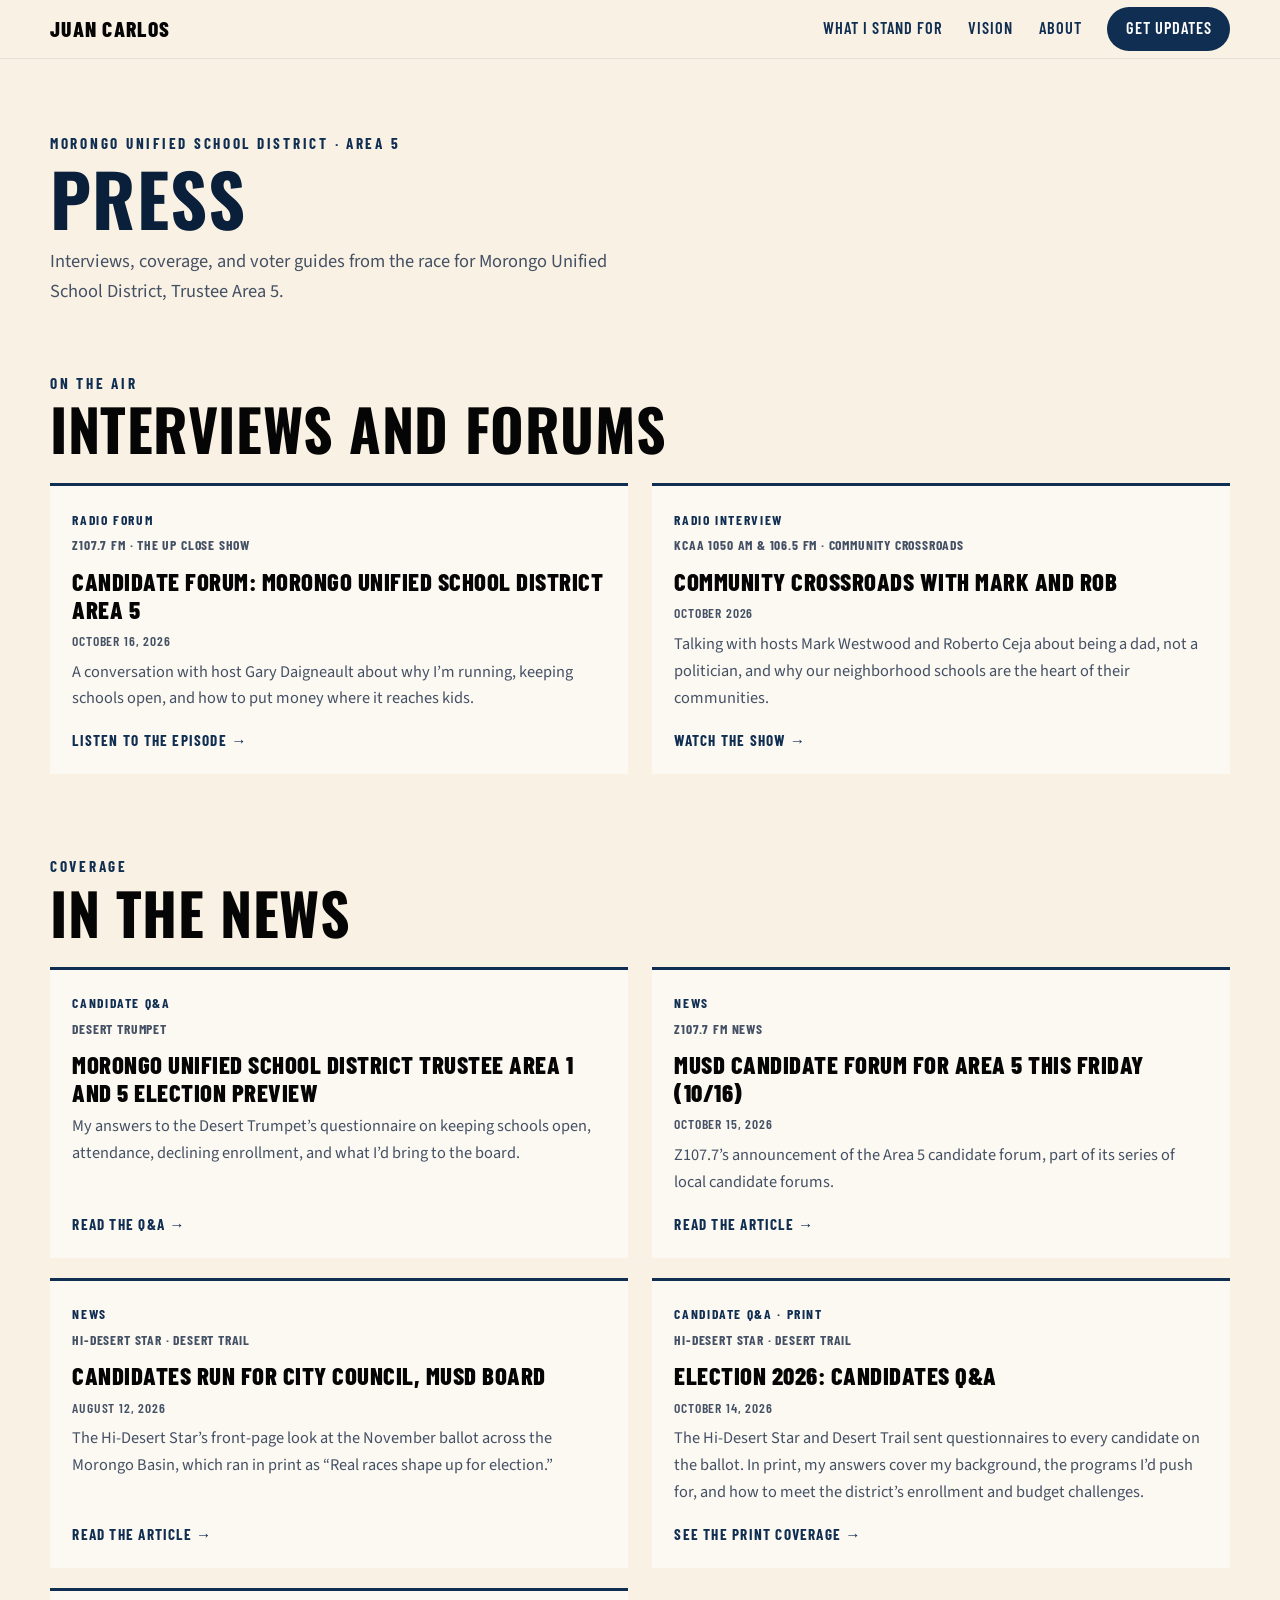
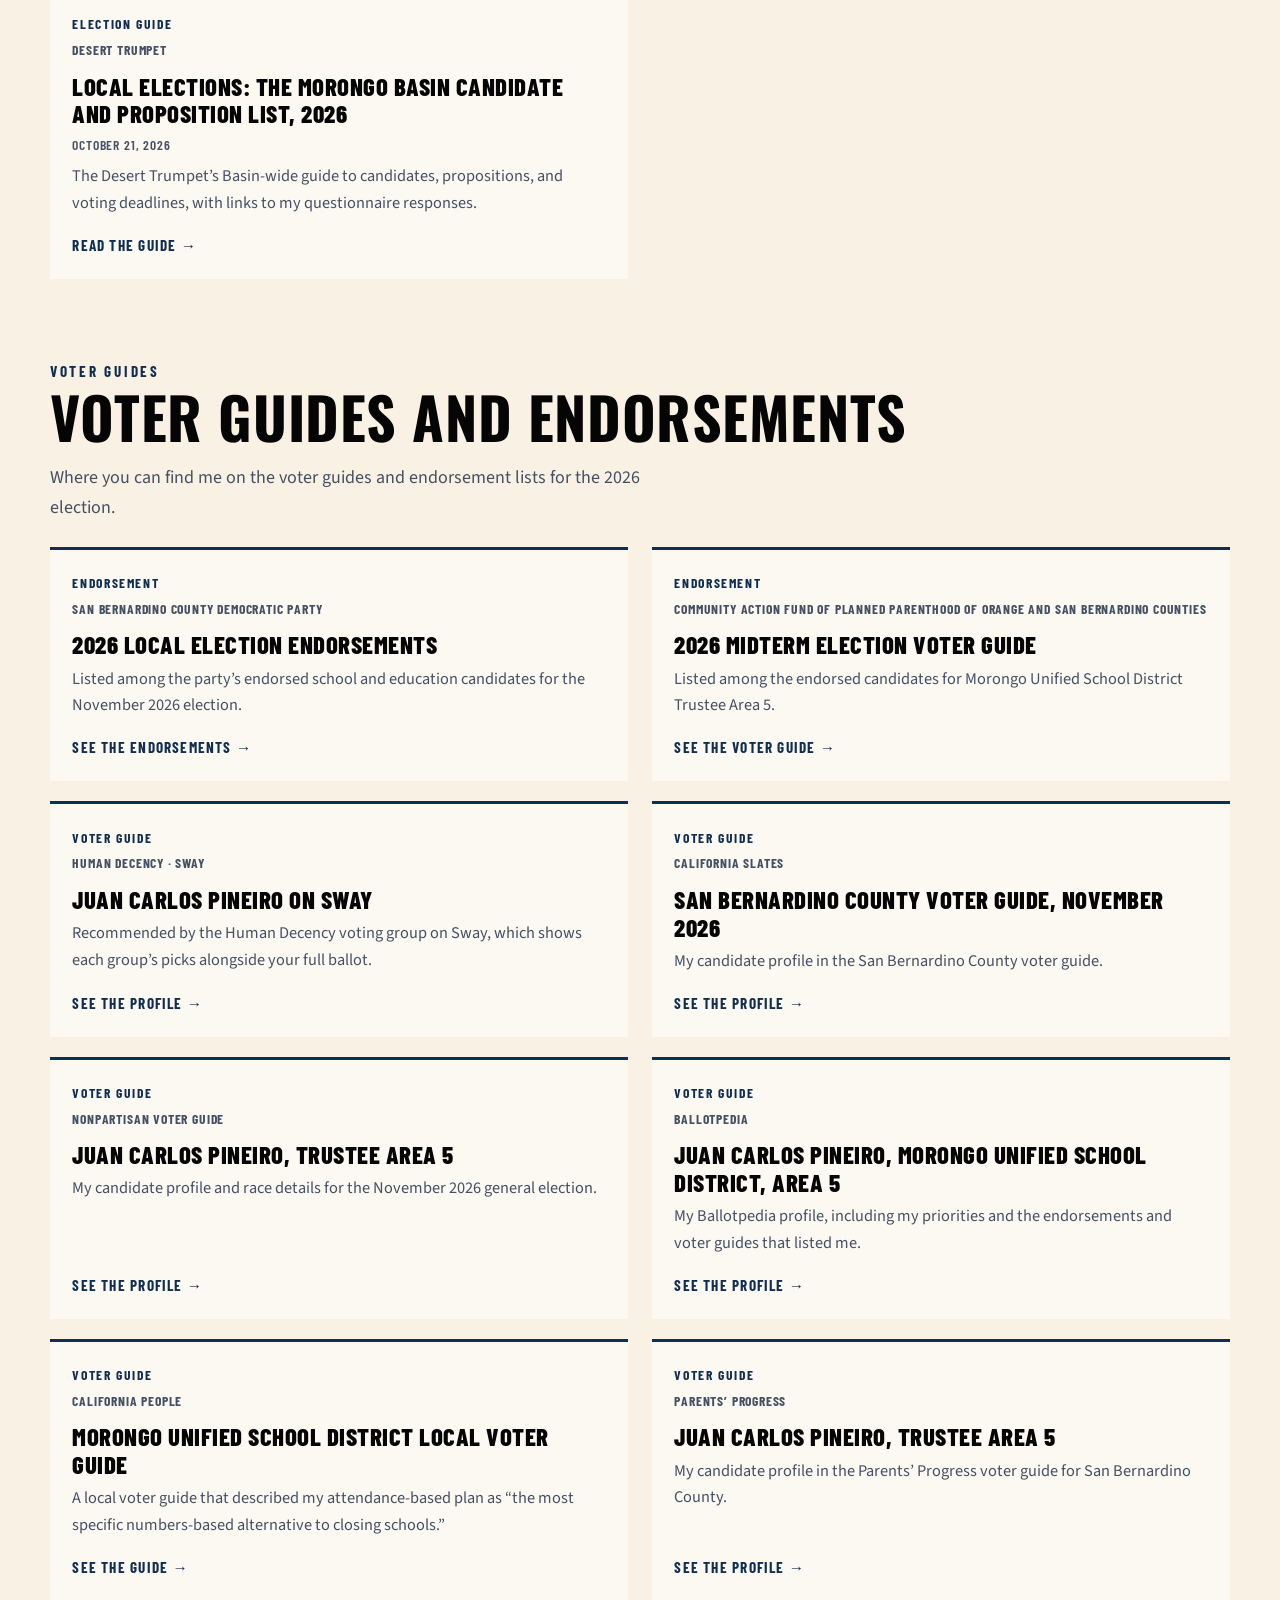
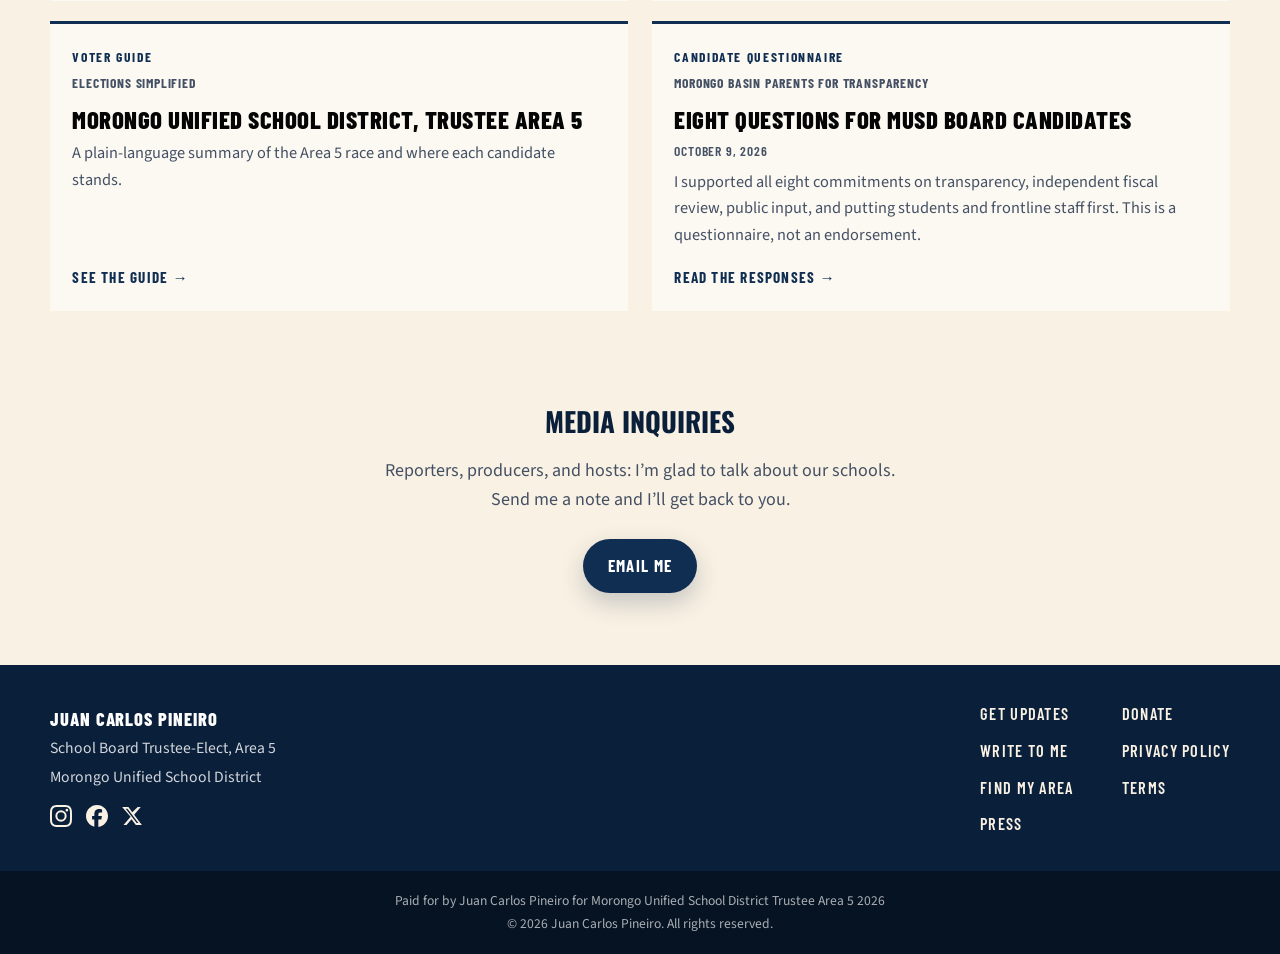
<file: press/index.html>
<!DOCTYPE html>
<html lang="en">
  <head>
    <meta charset="UTF-8" />
    <meta name="viewport" content="width=device-width, initial-scale=1.0" />
    <title>Press | Juan Carlos Pineiro · MUSD Area 5</title>
    <meta
      name="description"
      content="Interviews, news coverage, and voter guides from the 2026 race for Morongo Unified School District Trustee Area 5, plus how to reach Juan Carlos Pineiro for press inquiries."
    />
    <link rel="canonical" href="https://withjuancarlos.com/press/" />
    <link rel="icon" href="/favicon.ico" sizes="any" />
    <link rel="icon" type="image/png" href="/favicon-32.png" sizes="32x32" />
    <link rel="apple-touch-icon" href="/apple-touch-icon.png" />
    <meta property="og:type" content="website" />
    <meta property="og:url" content="https://withjuancarlos.com/press/" />
    <meta property="og:site_name" content="Juan Carlos | School Board Trustee-Elect" />
    <meta property="og:title" content="Press | Juan Carlos Pineiro · MUSD Area 5" />
    <meta
      property="og:description"
      content="Interviews, news coverage, and voter guides from the 2026 race for Morongo Unified School District Trustee Area 5."
    />
    <meta property="og:image" content="https://withjuancarlos.com/images/withjuancarlos-coverimage.png" />
    <meta property="og:image:type" content="image/png" />
    <meta property="og:image:width" content="1200" />
    <meta property="og:image:height" content="630" />
    <meta name="twitter:card" content="summary_large_image" />
    <meta name="twitter:title" content="Press | Juan Carlos Pineiro · MUSD Area 5" />
    <meta
      name="twitter:description"
      content="Interviews, news coverage, and voter guides from the 2026 race for Morongo Unified School District Trustee Area 5."
    />
    <meta name="twitter:image" content="https://withjuancarlos.com/images/withjuancarlos-coverimage.png" />
    <link rel="preconnect" href="https://fonts.googleapis.com" />
    <link rel="preconnect" href="https://fonts.gstatic.com" crossorigin />
    <link
      href="https://fonts.googleapis.com/css2?family=Oswald:wght@600;700&family=Barlow+Condensed:wght@600;700;800&family=Source+Sans+3:ital,wght@0,400;0,600;0,700;1,400&display=swap"
      rel="stylesheet"
    />
    <link rel="stylesheet" href="/styles.css" />
  </head>
  <body>
    <a class="skip-link" href="#main">Skip to content</a>

    <header class="site-header">
      <div class="site-header__inner">
        <a class="logo" href="/">Juan Carlos</a>
        <nav class="nav" aria-label="Primary">
          <a href="/#stand-for">What I Stand For</a>
          <a href="/#vision">Vision</a>
          <a href="/#about">About</a>
          <a class="nav__cta" href="/updates/" data-signup-open>Get Updates</a>
        </nav>
        <button
          class="nav-toggle"
          type="button"
          aria-expanded="false"
          aria-controls="mobile-nav"
          aria-label="Open menu"
        >
          <span></span>
          <span></span>
        </button>
      </div>
      <nav id="mobile-nav" class="mobile-nav" hidden aria-label="Mobile">
        <a href="/#stand-for">What I Stand For</a>
        <a href="/#vision">Vision</a>
        <a href="/#about">About</a>
        <a class="mobile-nav__cta" href="/updates/" data-signup-open>Get Updates</a>
      </nav>
    </header>

    <main id="main">
      <section class="press-hero" aria-labelledby="press-heading">
        <div class="wrap">
          <p class="eyebrow">Morongo Unified School District &middot; Area 5</p>
          <h1 id="press-heading">Press</h1>
          <p class="press-hero__lede">
            Interviews, coverage, and voter guides from the race for Morongo Unified School District,
            Trustee Area 5.
          </p>
        </div>
      </section>

      <section class="section press-section" aria-labelledby="interviews-heading">
        <div class="wrap">
          <div class="section__head">
            <p class="eyebrow">On the air</p>
            <h2 id="interviews-heading">Interviews and Forums</h2>
          </div>
          <ul class="press-list">
            <li class="press-item">
              <p class="press-item__tag">Radio forum</p>
              <p class="press-item__source">Z107.7 FM &middot; The Up Close Show</p>
              <h3><a href="https://www.buzzsprout.com/1846719/episodes/19973618-episode-462-candidate-forum-morongo-unified-school-district-area-5-with-roberta-meyers-and-juan-carlos-pineiro" target="_blank" rel="noopener noreferrer">Candidate Forum: Morongo Unified School District Area 5</a></h3>
              <p class="press-item__meta">October 16, 2026</p>
              <p>A conversation with host Gary Daigneault about why I’m running, keeping schools open, and how to put money where it reaches kids.</p>
              <a class="press-item__link" href="https://www.buzzsprout.com/1846719/episodes/19973618-episode-462-candidate-forum-morongo-unified-school-district-area-5-with-roberta-meyers-and-juan-carlos-pineiro" target="_blank" rel="noopener noreferrer">Listen to the episode <span aria-hidden="true">&rarr;</span></a>
            </li>
            <li class="press-item">
              <p class="press-item__tag">Radio interview</p>
              <p class="press-item__source">KCAA 1050 AM &amp; 106.5 FM &middot; Community Crossroads</p>
              <h3><a href="https://youtu.be/j-c2Ie9TtvQ" target="_blank" rel="noopener noreferrer">Community Crossroads with Mark and Rob</a></h3>
              <p class="press-item__meta">October 2026</p>
              <p>Talking with hosts Mark Westwood and Roberto Ceja about being a dad, not a politician, and why our neighborhood schools are the heart of their communities.</p>
              <a class="press-item__link" href="https://youtu.be/j-c2Ie9TtvQ" target="_blank" rel="noopener noreferrer">Watch the show <span aria-hidden="true">&rarr;</span></a>
            </li>
          </ul>
        </div>
      </section>

      <section class="section press-section" aria-labelledby="news-heading">
        <div class="wrap">
          <div class="section__head">
            <p class="eyebrow">Coverage</p>
            <h2 id="news-heading">In the News</h2>
          </div>
          <ul class="press-list">
            <li class="press-item">
              <p class="press-item__tag">Candidate Q&amp;A</p>
              <p class="press-item__source">Desert Trumpet</p>
              <h3><a href="https://www.deserttrumpet.org/p/morongo-unified-school-district-trustee" target="_blank" rel="noopener noreferrer">Morongo Unified School District Trustee Area 1 and 5 Election Preview</a></h3>
              
              <p>My answers to the Desert Trumpet’s questionnaire on keeping schools open, attendance, declining enrollment, and what I’d bring to the board.</p>
              <a class="press-item__link" href="https://www.deserttrumpet.org/p/morongo-unified-school-district-trustee" target="_blank" rel="noopener noreferrer">Read the Q&amp;A <span aria-hidden="true">&rarr;</span></a>
            </li>
            <li class="press-item">
              <p class="press-item__tag">News</p>
              <p class="press-item__source">Z107.7 FM News</p>
              <h3><a href="https://z1077fm.com/musd-candidate-forum-for-area-5-this-friday-10-16/" target="_blank" rel="noopener noreferrer">MUSD Candidate Forum for Area 5 this Friday (10/16)</a></h3>
              <p class="press-item__meta">October 15, 2026</p>
              <p>Z107.7&rsquo;s announcement of the Area 5 candidate forum, part of its series of local candidate forums.</p>
              <a class="press-item__link" href="https://z1077fm.com/musd-candidate-forum-for-area-5-this-friday-10-16/" target="_blank" rel="noopener noreferrer">Read the article <span aria-hidden="true">&rarr;</span></a>
            </li>
            <li class="press-item">
              <p class="press-item__tag">News</p>
              <p class="press-item__source">Hi-Desert Star &middot; Desert Trail</p>
              <h3><a href="https://www.hidesertstar.com/deserttrail/candidates-run-for-city-council-musd-board/article_6f1de2fd-27ee-47d8-a64f-6bf47bbc5beb.html" target="_blank" rel="noopener noreferrer">Candidates run for City Council, MUSD board</a></h3>
              <p class="press-item__meta">August 12, 2026</p>
              <p>The Hi-Desert Star&rsquo;s front-page look at the November ballot across the Morongo Basin, which ran in print as &ldquo;Real races shape up for election.&rdquo;</p>
              <a class="press-item__link" href="https://www.hidesertstar.com/deserttrail/candidates-run-for-city-council-musd-board/article_6f1de2fd-27ee-47d8-a64f-6bf47bbc5beb.html" target="_blank" rel="noopener noreferrer">Read the article <span aria-hidden="true">&rarr;</span></a>
            </li>
            <li class="press-item">
              <p class="press-item__tag">Candidate Q&amp;A &middot; Print</p>
              <p class="press-item__source">Hi-Desert Star &middot; Desert Trail</p>
              <h3><a href="https://www.instagram.com/p/De2Cj_EI_vE/" target="_blank" rel="noopener noreferrer">Election 2026: Candidates Q&amp;A</a></h3>
              <p class="press-item__meta">October 14, 2026</p>
              <p>The Hi-Desert Star and Desert Trail sent questionnaires to every candidate on the ballot. In print, my answers cover my background, the programs I&rsquo;d push for, and how to meet the district&rsquo;s enrollment and budget challenges.</p>
              <a class="press-item__link" href="https://www.instagram.com/p/De2Cj_EI_vE/" target="_blank" rel="noopener noreferrer">See the print coverage <span aria-hidden="true">&rarr;</span></a>
            </li>
            <li class="press-item">
              <p class="press-item__tag">Election guide</p>
              <p class="press-item__source">Desert Trumpet</p>
              <h3><a href="https://www.deserttrumpet.org/p/local-elections-the-morongo-basin" target="_blank" rel="noopener noreferrer">Local Elections: The Morongo Basin Candidate and Proposition List, 2026</a></h3>
              <p class="press-item__meta">October 21, 2026</p>
              <p>The Desert Trumpet’s Basin-wide guide to candidates, propositions, and voting deadlines, with links to my questionnaire responses.</p>
              <a class="press-item__link" href="https://www.deserttrumpet.org/p/local-elections-the-morongo-basin" target="_blank" rel="noopener noreferrer">Read the guide <span aria-hidden="true">&rarr;</span></a>
            </li>
          </ul>
        </div>
      </section>

      <section class="section press-section" aria-labelledby="guides-heading">
        <div class="wrap">
          <div class="section__head">
            <p class="eyebrow">Voter guides</p>
            <h2 id="guides-heading">Voter Guides and Endorsements</h2>
          </div>
          <p class="press-section__lede">Where you can find me on the voter guides and endorsement lists for the 2026 election.</p>
          <ul class="press-list">
            <li class="press-item">
              <p class="press-item__tag">Endorsement</p>
              <p class="press-item__source">San Bernardino County Democratic Party</p>
              <h3><a href="https://www.sanbernardinodemocrats.org/endorsements-nov-2026/" target="_blank" rel="noopener noreferrer">2026 Local Election Endorsements</a></h3>
              
              <p>Listed among the party’s endorsed school and education candidates for the November 2026 election.</p>
              <a class="press-item__link" href="https://www.sanbernardinodemocrats.org/endorsements-nov-2026/" target="_blank" rel="noopener noreferrer">See the endorsements <span aria-hidden="true">&rarr;</span></a>
            </li>
            <li class="press-item">
              <p class="press-item__tag">Endorsement</p>
              <p class="press-item__source">Community Action Fund of Planned Parenthood of Orange and San Bernardino Counties</p>
              <h3><a href="https://www.plannedparenthoodaction.org/community-action-fund-planned-parenthood-orange-and-san-bernardi/elections/2026-midterm-election-voter-guide" target="_blank" rel="noopener noreferrer">2026 Midterm Election Voter Guide</a></h3>
              
              <p>Listed among the endorsed candidates for Morongo Unified School District Trustee Area 5.</p>
              <a class="press-item__link" href="https://www.plannedparenthoodaction.org/community-action-fund-planned-parenthood-orange-and-san-bernardi/elections/2026-midterm-election-voter-guide" target="_blank" rel="noopener noreferrer">See the voter guide <span aria-hidden="true">&rarr;</span></a>
            </li>
            <li class="press-item">
              <p class="press-item__tag">Voter guide</p>
              <p class="press-item__source">Human Decency &middot; Sway</p>
              <h3><a href="https://www.sway.co/candidate/juan-carlos-pineiro-dee9fd53-565c-4683-9eb1-48a66e73468f" target="_blank" rel="noopener noreferrer">Juan Carlos Pineiro on Sway</a></h3>
              
              <p>Recommended by the Human Decency voting group on Sway, which shows each group’s picks alongside your full ballot.</p>
              <a class="press-item__link" href="https://www.sway.co/candidate/juan-carlos-pineiro-dee9fd53-565c-4683-9eb1-48a66e73468f" target="_blank" rel="noopener noreferrer">See the profile <span aria-hidden="true">&rarr;</span></a>
            </li>
            <li class="press-item">
              <p class="press-item__tag">Voter guide</p>
              <p class="press-item__source">California Slates</p>
              <h3><a href="https://www.caslates.com/campaigns/november-2026/juancarlos-pineiro-school-board-morongo-unified-school-district-ta-5" target="_blank" rel="noopener noreferrer">San Bernardino County Voter Guide, November 2026</a></h3>
              
              <p>My candidate profile in the San Bernardino County voter guide.</p>
              <a class="press-item__link" href="https://www.caslates.com/campaigns/november-2026/juancarlos-pineiro-school-board-morongo-unified-school-district-ta-5" target="_blank" rel="noopener noreferrer">See the profile <span aria-hidden="true">&rarr;</span></a>
            </li>
            <li class="press-item">
              <p class="press-item__tag">Voter guide</p>
              <p class="press-item__source">Nonpartisan Voter Guide</p>
              <h3><a href="https://www.nonpartisanvoterguide.com/candidates/november-2026/juancarlos-pineiro-school-board-morongo-unified-school-district-ta-5" target="_blank" rel="noopener noreferrer">Juan Carlos Pineiro, Trustee Area 5</a></h3>
              
              <p>My candidate profile and race details for the November 2026 general election.</p>
              <a class="press-item__link" href="https://www.nonpartisanvoterguide.com/candidates/november-2026/juancarlos-pineiro-school-board-morongo-unified-school-district-ta-5" target="_blank" rel="noopener noreferrer">See the profile <span aria-hidden="true">&rarr;</span></a>
            </li>
            <li class="press-item">
              <p class="press-item__tag">Voter guide</p>
              <p class="press-item__source">Ballotpedia</p>
              <h3><a href="https://ballotpedia.org/Juan_Carlos_Pineiro_(Morongo_Unified_School_District,_Area_5,_California,_candidate_2026)" target="_blank" rel="noopener noreferrer">Juan Carlos Pineiro, Morongo Unified School District, Area 5</a></h3>
              
              <p>My Ballotpedia profile, including my priorities and the endorsements and voter guides that listed me.</p>
              <a class="press-item__link" href="https://ballotpedia.org/Juan_Carlos_Pineiro_(Morongo_Unified_School_District,_Area_5,_California,_candidate_2026)" target="_blank" rel="noopener noreferrer">See the profile <span aria-hidden="true">&rarr;</span></a>
            </li>
            <li class="press-item">
              <p class="press-item__tag">Voter guide</p>
              <p class="press-item__source">California People</p>
              <h3><a href="https://www.californiapeople.org/local/morongo-usd" target="_blank" rel="noopener noreferrer">Morongo Unified School District Local Voter Guide</a></h3>
              
              <p>A local voter guide that described my attendance-based plan as &ldquo;the most specific numbers-based alternative to closing schools.&rdquo;</p>
              <a class="press-item__link" href="https://www.californiapeople.org/local/morongo-usd" target="_blank" rel="noopener noreferrer">See the guide <span aria-hidden="true">&rarr;</span></a>
            </li>
            <li class="press-item">
              <p class="press-item__tag">Voter guide</p>
              <p class="press-item__source">Parents&rsquo; Progress</p>
              <h3><a href="https://www.parentsprogress.com/candidates/november-2026/juancarlos-pineiro-school-board-morongo-unified-school-district-ta-5" target="_blank" rel="noopener noreferrer">Juan Carlos Pineiro, Trustee Area 5</a></h3>
              <p>My candidate profile in the Parents&rsquo; Progress voter guide for San Bernardino County.</p>
              <a class="press-item__link" href="https://www.parentsprogress.com/candidates/november-2026/juancarlos-pineiro-school-board-morongo-unified-school-district-ta-5" target="_blank" rel="noopener noreferrer">See the profile <span aria-hidden="true">&rarr;</span></a>
            </li>
            <li class="press-item">
              <p class="press-item__tag">Voter guide</p>
              <p class="press-item__source">Elections Simplified</p>
              <h3><a href="https://electionssimplified.com/elections/194b7d72-b54b-4aca-b0ac-f1a4aa72c5c3" target="_blank" rel="noopener noreferrer">Morongo Unified School District, Trustee Area 5</a></h3>
              <p>A plain-language summary of the Area 5 race and where each candidate stands.</p>
              <a class="press-item__link" href="https://electionssimplified.com/elections/194b7d72-b54b-4aca-b0ac-f1a4aa72c5c3" target="_blank" rel="noopener noreferrer">See the guide <span aria-hidden="true">&rarr;</span></a>
            </li>
            <li class="press-item">
              <p class="press-item__tag">Candidate questionnaire</p>
              <p class="press-item__source">Morongo Basin Parents for Transparency</p>
              <h3><a href="https://www.change.org/p/protect-morongo-basin-schools-from-closures/u/35427639" target="_blank" rel="noopener noreferrer">Eight Questions for MUSD Board Candidates</a></h3>
              <p class="press-item__meta">October 9, 2026</p>
              <p>I supported all eight commitments on transparency, independent fiscal review, public input, and putting students and frontline staff first. This is a questionnaire, not an endorsement.</p>
              <a class="press-item__link" href="https://www.change.org/p/protect-morongo-basin-schools-from-closures/u/35427639" target="_blank" rel="noopener noreferrer">Read the responses <span aria-hidden="true">&rarr;</span></a>
            </li>
          </ul>
        </div>
      </section>

      <section class="section press-contact" aria-labelledby="press-contact-heading">
        <div class="wrap narrow">
          <h2 id="press-contact-heading">Media Inquiries</h2>
          <p>
            Reporters, producers, and hosts: I’m glad to talk about our schools. Send me a note and
            I’ll get back to you.
          </p>
          <a
            class="btn btn--primary"
            href="mailto:juancarlos@withjuancarlos.com?subject=Press%20inquiry"
            >Email Me</a
          >
        </div>
      </section>
    </main>

    <footer class="site-footer">
      <div class="wrap site-footer__inner">
        <div class="site-footer__brand">
          <p class="site-footer__name">Juan Carlos Pineiro</p>
          <p>School Board Trustee-Elect, Area 5</p>
          <p>Morongo Unified School District</p>
          <div class="social" aria-label="Social links">

          <a href="https://instagram.com/withjuancarlos" target="_blank" rel="noopener noreferrer" aria-label="Juan Carlos on Instagram">
            <svg viewBox="0 0 24 24" width="22" height="22" aria-hidden="true"><path fill="currentColor" d="M12 2.163c3.204 0 3.584.012 4.85.07 3.252.148 4.771 1.691 4.919 4.919.058 1.265.069 1.645.069 4.849 0 3.205-.012 3.584-.069 4.849-.149 3.225-1.664 4.771-4.919 4.919-1.266.058-1.644.07-4.85.07-3.204 0-3.584-.012-4.849-.07-3.26-.149-4.771-1.699-4.919-4.92-.058-1.265-.07-1.644-.07-4.849 0-3.204.013-3.583.07-4.849.149-3.227 1.664-4.771 4.919-4.919 1.266-.057 1.645-.069 4.849-.069zM12 0C8.741 0 8.333.014 7.053.072 2.695.272.273 2.69.073 7.052.014 8.333 0 8.741 0 12c0 3.259.014 3.668.072 4.948.2 4.358 2.618 6.78 6.98 6.98C8.333 23.986 8.741 24 12 24c3.259 0 3.668-.014 4.948-.072 4.354-.2 6.782-2.618 6.979-6.98.059-1.28.073-1.689.073-4.948 0-3.259-.014-3.667-.072-4.947-.196-4.354-2.617-6.78-6.979-6.98C15.668.014 15.259 0 12 0zm0 5.838a6.162 6.162 0 100 12.324 6.162 6.162 0 000-12.324zM12 16a4 4 0 110-8 4 4 0 010 8zm6.406-11.845a1.44 1.44 0 100 2.881 1.44 1.44 0 000-2.881z"/></svg>
          </a>
          <a href="https://www.facebook.com/withjuancarlos" target="_blank" rel="noopener noreferrer" aria-label="Juan Carlos on Facebook">
            <svg viewBox="0 0 24 24" width="22" height="22" aria-hidden="true"><path fill="currentColor" d="M9.101 23.691v-7.98H6.627v-3.667h2.474v-1.58c0-4.085 1.848-5.978 5.858-5.978.401 0 .955.042 1.468.103a8.68 8.68 0 0 1 1.141.195v3.325a8.623 8.623 0 0 0-.653-.036 26.805 26.805 0 0 0-.733-.009c-.707 0-1.259.096-1.675.309a1.686 1.686 0 0 0-.679.622c-.258.42-.374.995-.374 1.752v1.297h3.919l-.386 2.103-.287 1.564h-3.246v8.245C19.396 23.238 24 18.179 24 12.044c0-6.627-5.373-12-12-12s-12 5.373-12 12c0 5.628 3.874 10.35 9.101 11.647Z"/></svg>
          </a>          <a href="https://x.com/withjuancarlos" target="_blank" rel="noopener noreferrer" aria-label="Juan Carlos on X">
            <svg viewBox="0 0 24 24" width="22" height="22" aria-hidden="true"><path fill="currentColor" d="M18.244 2.25h3.308l-7.227 8.26 8.502 11.24H16.17l-4.714-6.231-5.401 6.231H2.744l7.727-8.835L1.254 2.25H8.08l4.253 5.622L18.244 2.25zm-1.161 17.52h1.833L7.084 4.126H5.117L17.083 19.77z"/></svg>
          </a>
        </div>
        </div>
        <nav class="site-footer__nav" aria-label="Footer">
          <ul>
            <li><a href="/updates/" data-signup-open>Get Updates</a></li>
            <li><a href="mailto:juancarlos@withjuancarlos.com?subject=Hello%20from%20a%20neighbor&amp;body=Hi%20Juan%20Carlos%2C%0A%0AMy%20name%20is%20____%20and%20I%27m%20in%20____%20%28school%20or%20neighborhood%29.%0A%0AI%20wanted%20to%20share%3A%0A%0A">Write to Me</a></li>
            <li><a href="/find-my-area/">Find My Area</a></li>
            <li><a href="/press/">Press</a></li>
          </ul>
          <ul>
            <li><a href="https://goodchange.app/donate/standwithjc" target="_blank" rel="noopener noreferrer">Donate</a></li>
            <li><a href="/privacy">Privacy Policy</a></li>
            <li><a href="/terms">Terms</a></li>
          </ul>
        </nav>
      </div>
      <div class="site-footer__legal">
        <div class="wrap">
          <p>Paid for by Juan Carlos Pineiro for Morongo Unified School District Trustee Area 5 2026</p>
          <p>&copy; 2026 Juan Carlos Pineiro. All rights reserved.</p>
        </div>
      </div>
    </footer>

    <script src="/script.js"></script>
  </body>
</html>
</file>
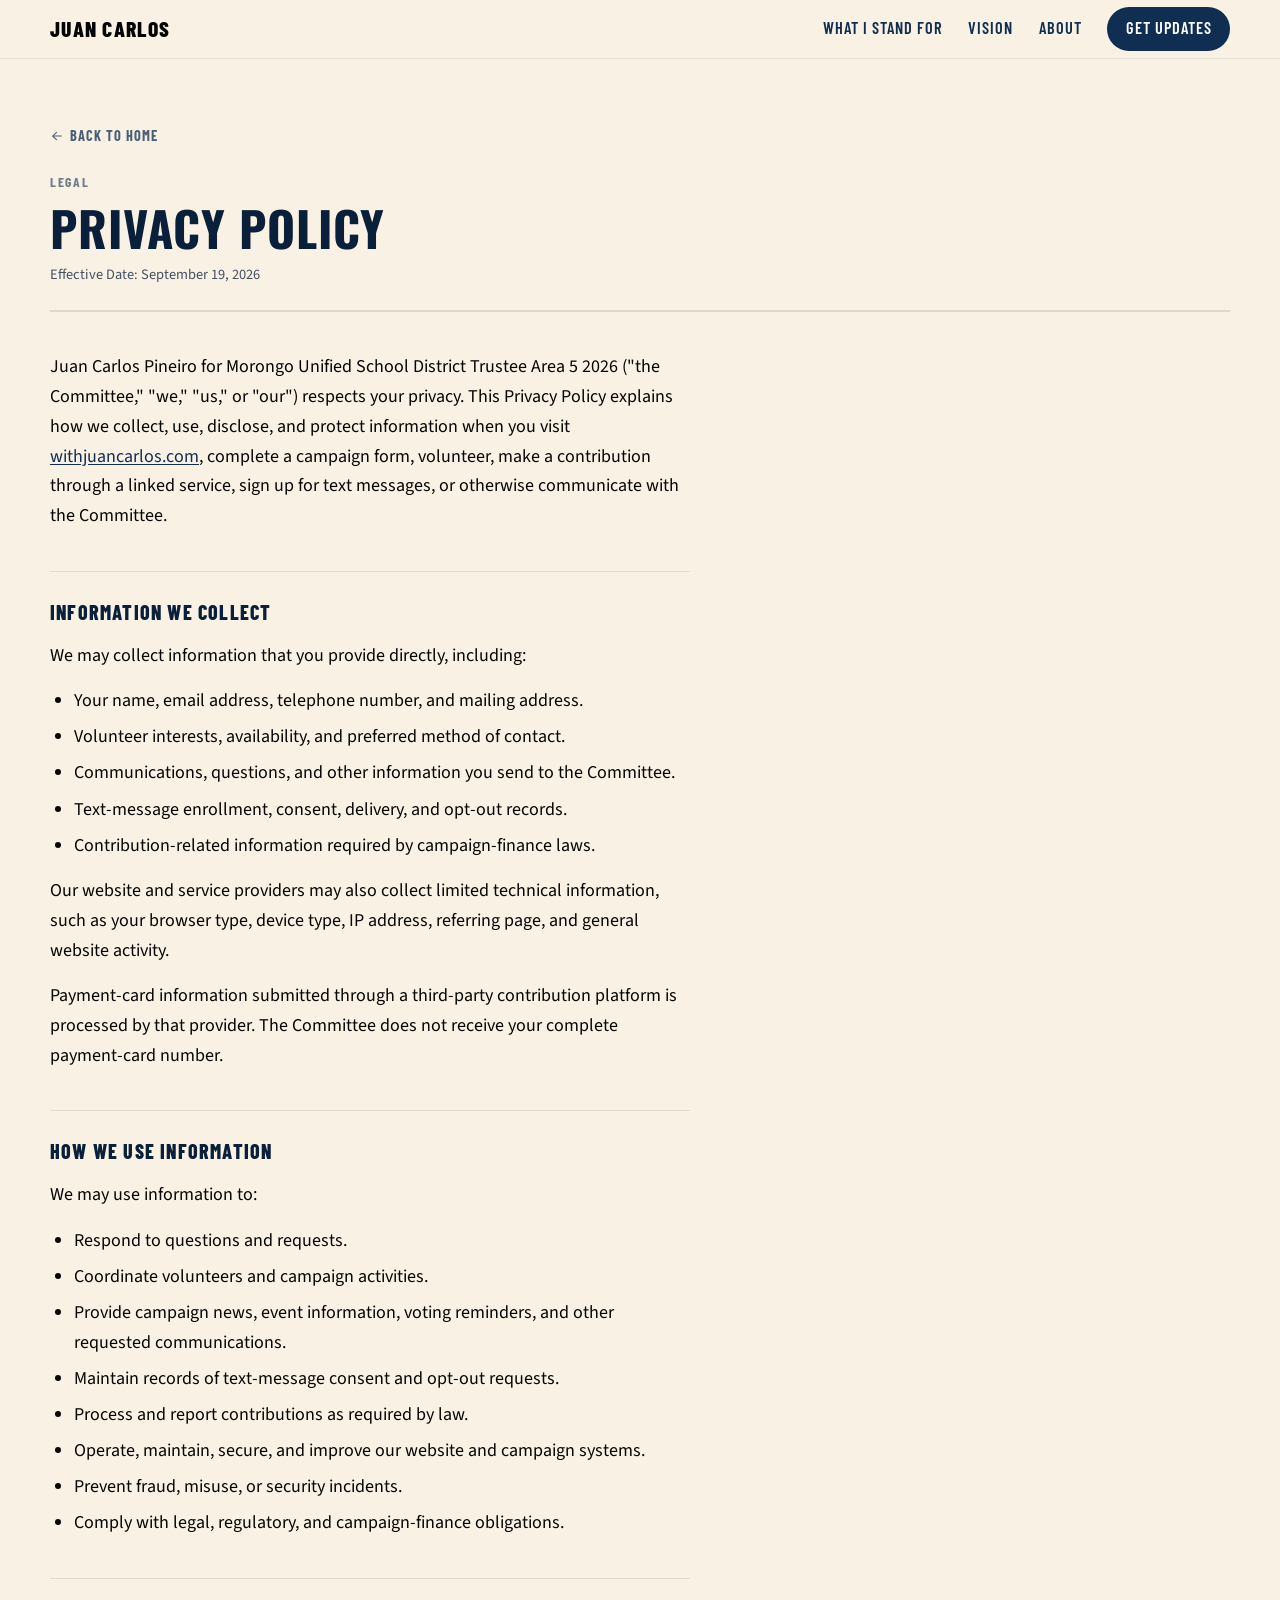
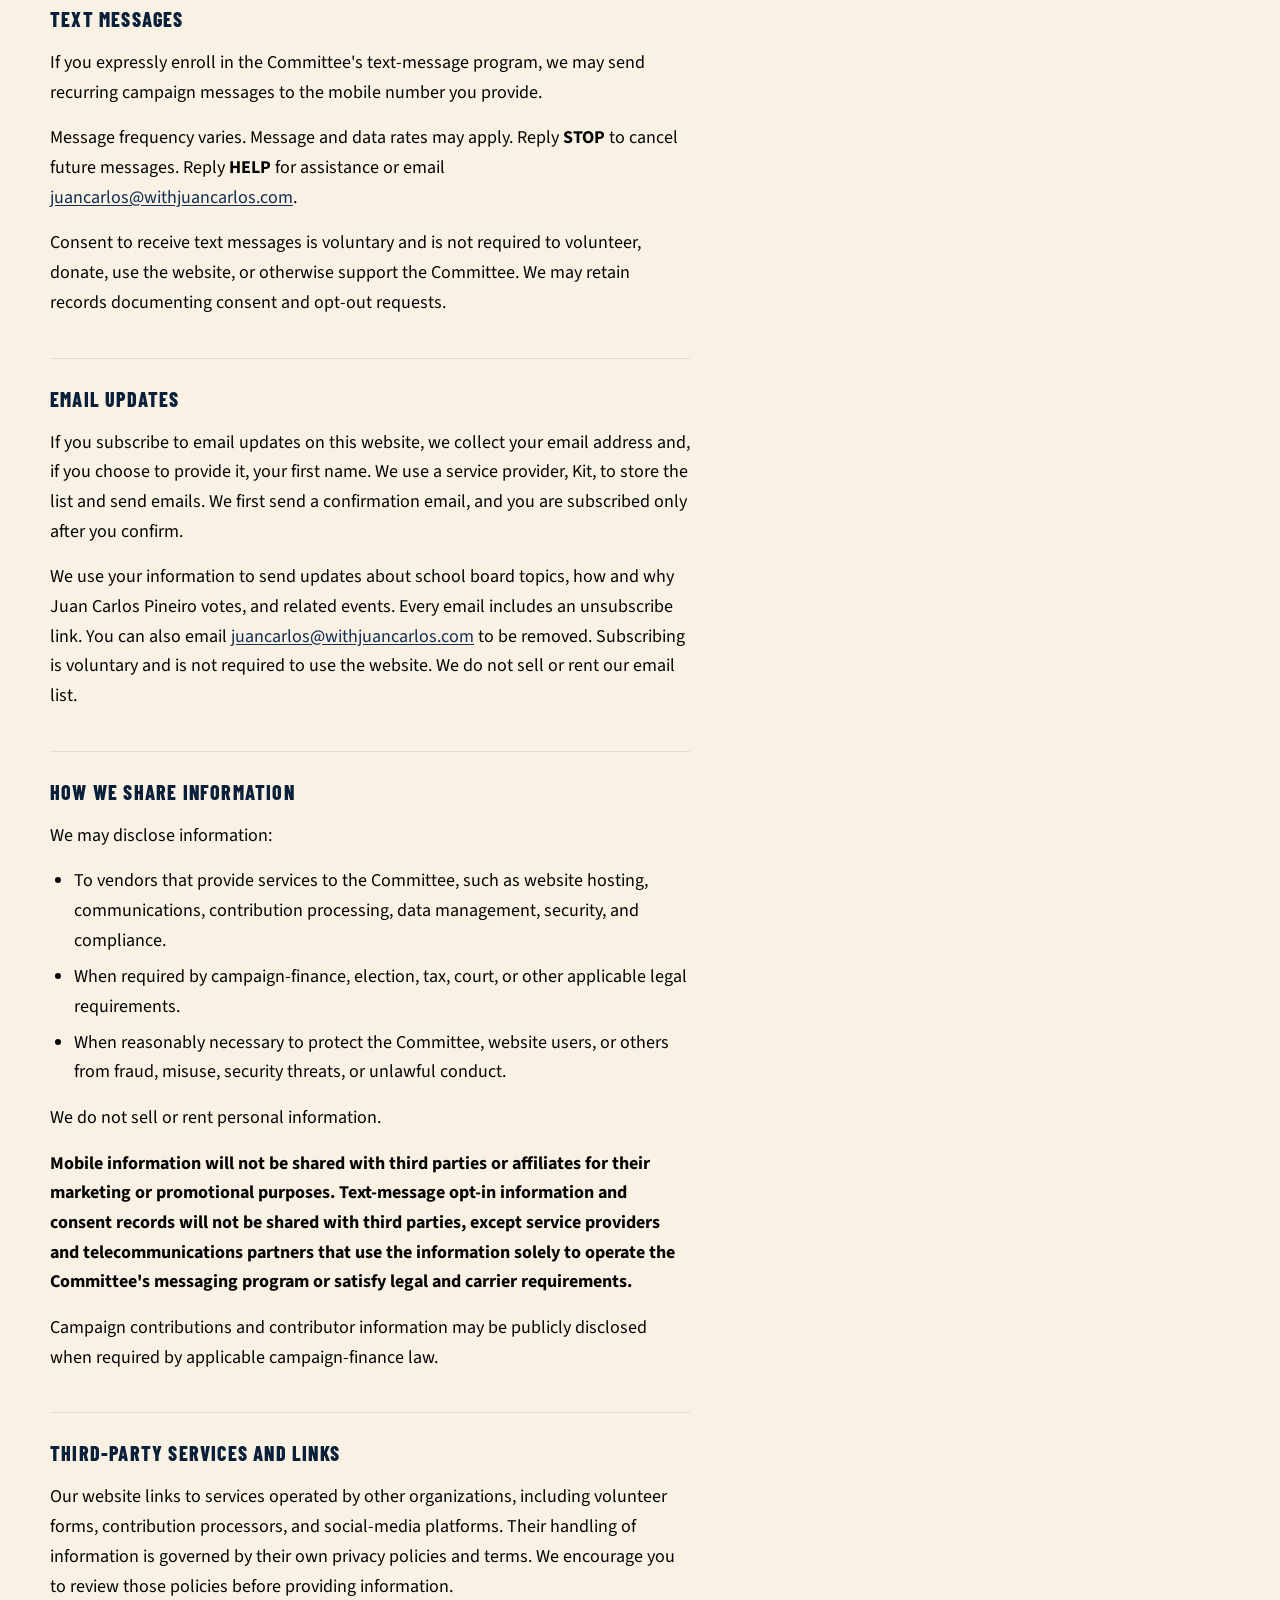
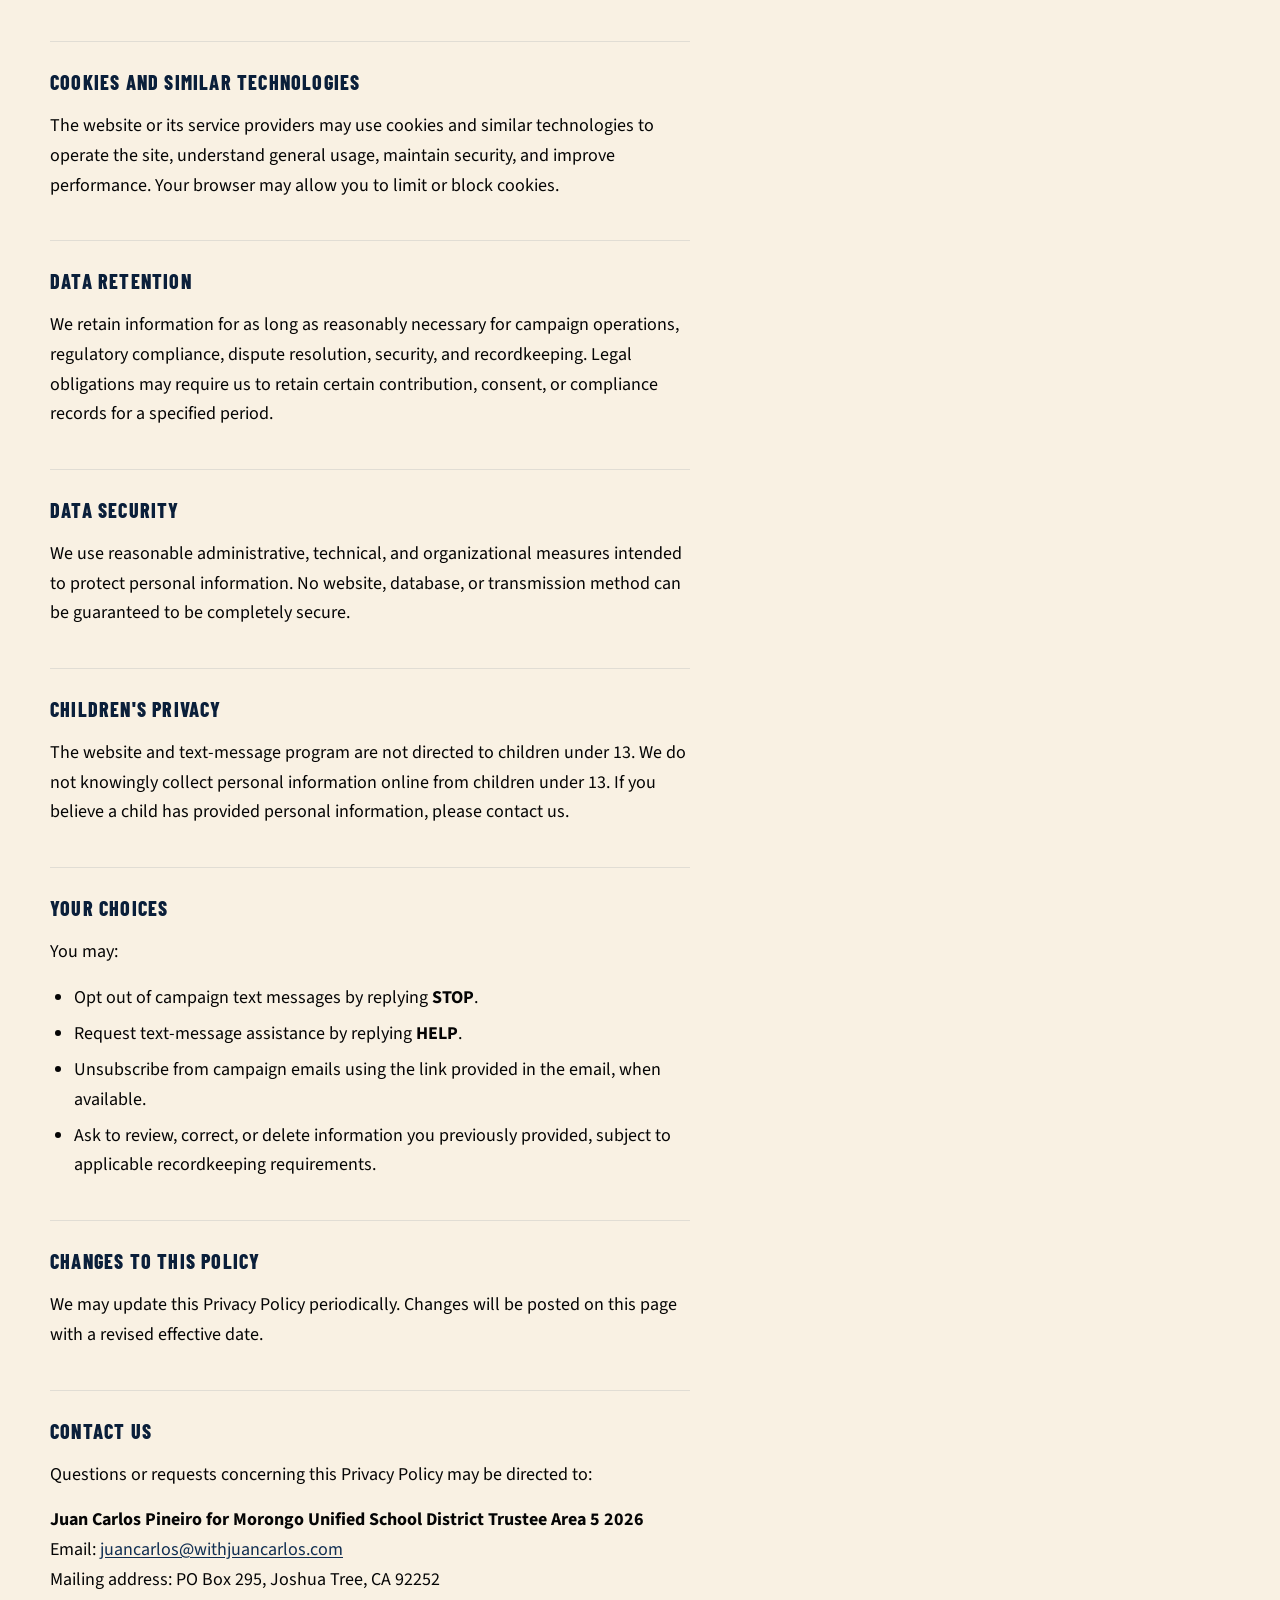
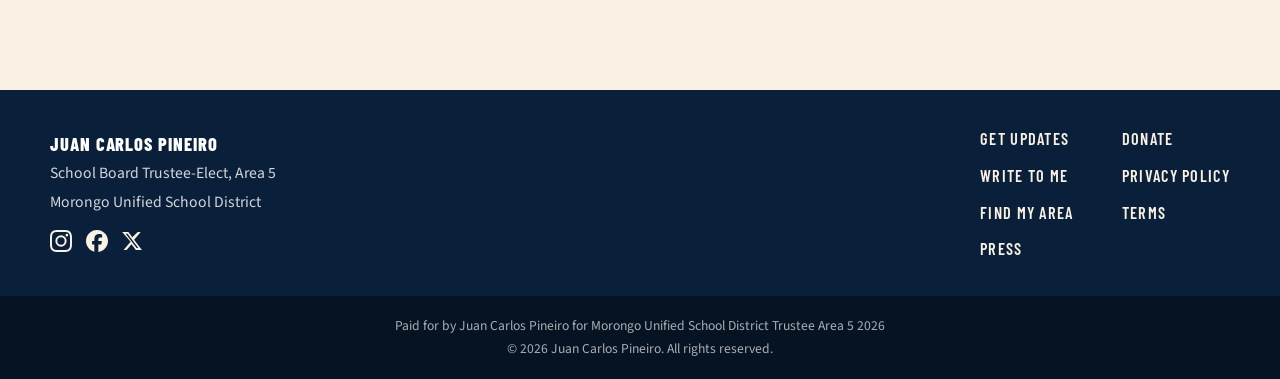
<file: privacy/index.html>
<!DOCTYPE html>
<html lang="en">
  <head>
    <meta charset="UTF-8" />
    <meta name="viewport" content="width=device-width, initial-scale=1.0" />
    <title>Privacy Policy | Juan Carlos Pineiro for MUSD Area 5</title>
    <meta
      name="description"
      content="Privacy Policy for withjuancarlos.com — Juan Carlos Pineiro for Morongo Unified School District Trustee Area 5 2026."
    />
    <link rel="canonical" href="https://withjuancarlos.com/privacy" />
    <link rel="icon" href="/favicon.ico" sizes="any" />
    <link rel="icon" type="image/png" href="/favicon-32.png" sizes="32x32" />
    <link rel="apple-touch-icon" href="/apple-touch-icon.png" />
    <meta property="og:type" content="website" />
    <meta property="og:url" content="https://withjuancarlos.com/privacy" />
    <meta property="og:site_name" content="Juan Carlos | School Board Trustee-Elect" />
    <meta property="og:title" content="Privacy Policy | Juan Carlos Pineiro for MUSD Area 5" />
    <meta property="og:description" content="Privacy Policy for withjuancarlos.com — Juan Carlos Pineiro for Morongo Unified School District Trustee Area 5 2026." />
    <link rel="preconnect" href="https://fonts.googleapis.com" />
    <link rel="preconnect" href="https://fonts.gstatic.com" crossorigin />
    <link
      href="https://fonts.googleapis.com/css2?family=Oswald:wght@600;700&family=Barlow+Condensed:wght@600;700;800&family=Source+Sans+3:ital,wght@0,400;0,600;0,700;1,400&display=swap"
      rel="stylesheet"
    />
    <link rel="stylesheet" href="/styles.css" />
    <style>
      .prose-page {
        padding: 4rem 0 5rem;
      }
      .prose-page__header {
        margin-bottom: 2.5rem;
        padding-bottom: 1.5rem;
        border-bottom: 2px solid color-mix(in srgb, var(--navy) 12%, transparent);
      }
      .prose-page__back {
        display: inline-flex;
        align-items: center;
        gap: 0.4rem;
        font-family: var(--font-condensed);
        font-weight: 700;
        font-size: 0.9rem;
        letter-spacing: 0.07em;
        text-transform: uppercase;
        color: var(--navy);
        text-decoration: none;
        margin-bottom: 1.5rem;
        opacity: 0.75;
        transition: opacity 0.2s ease;
      }
      .prose-page__back:hover { opacity: 1; }
      .prose-page__back svg { flex-shrink: 0; }
      .prose-page__eyebrow {
        font-family: var(--font-condensed);
        font-weight: 700;
        font-size: 0.85rem;
        letter-spacing: 0.12em;
        text-transform: uppercase;
        color: var(--navy);
        opacity: 0.6;
        margin: 0 0 0.5rem;
      }
      .prose-page__title {
        font-family: var(--font-display);
        font-size: clamp(2rem, 5vw, 3rem);
        font-weight: 700;
        color: var(--navy-deep);
        margin: 0 0 0.5rem;
        line-height: 1.1;
        text-transform: uppercase;
        letter-spacing: 0.02em;
      }
      .prose-page__date {
        font-size: 0.9rem;
        color: var(--muted);
        margin: 0;
      }
      .prose {
        color: var(--ink);
      }
      .prose h2 {
        font-family: var(--font-condensed);
        font-size: 1.25rem;
        font-weight: 800;
        letter-spacing: 0.06em;
        text-transform: uppercase;
        color: var(--navy-deep);
        margin: 2.5rem 0 0.75rem;
        padding-top: 1.5rem;
        border-top: 1px solid color-mix(in srgb, var(--navy) 10%, transparent);
      }
      .prose h2:first-child { margin-top: 0; padding-top: 0; border-top: none; }
      .prose p { margin: 0 0 1rem; }
      .prose ul {
        margin: 0.25rem 0 1rem;
        padding-left: 1.5rem;
      }
      .prose ul li { margin-bottom: 0.4rem; }
      .prose a {
        color: var(--navy);
        text-decoration: underline;
        text-underline-offset: 2px;
      }
      .prose a:hover { opacity: 0.75; }
      .prose strong { font-weight: 700; }
    </style>
  </head>
  <body>
    <a class="skip-link" href="#main">Skip to content</a>

    <header class="site-header">
      <div class="site-header__inner">
        <a class="logo" href="/">Juan Carlos</a>
        <nav class="nav" aria-label="Primary">
          <a href="/#stand-for">What I Stand For</a>
          <a href="/#vision">Vision</a>
          <a href="/#about">About</a>
          <a class="nav__cta" href="/updates/" data-signup-open>Get Updates</a>
        </nav>
        <button
          class="nav-toggle"
          type="button"
          aria-expanded="false"
          aria-controls="mobile-nav"
          aria-label="Open menu"
        >
          <span></span>
          <span></span>
        </button>
      </div>
      <nav id="mobile-nav" class="mobile-nav" hidden aria-label="Mobile">
        <a href="/#stand-for">What I Stand For</a>
        <a href="/#vision">Vision</a>
        <a href="/#about">About</a>
        <a class="mobile-nav__cta" href="/updates/" data-signup-open>Get Updates</a>
      </nav>
    </header>

    <main id="main">
      <div class="prose-page">
        <div class="wrap">
          <a class="prose-page__back" href="/">
            <svg viewBox="0 0 20 20" width="14" height="14" aria-hidden="true" fill="currentColor"><path fill-rule="evenodd" d="M17 10a.75.75 0 01-.75.75H5.612l4.194 3.948a.75.75 0 01-1.032 1.094l-5.5-5.178a.75.75 0 010-1.094l5.5-5.178a.75.75 0 011.032 1.094L5.612 9.25H16.25A.75.75 0 0117 10z" clip-rule="evenodd"/></svg>
            Back to Home
          </a>
          <header class="prose-page__header">
            <p class="prose-page__eyebrow">Legal</p>
            <h1 class="prose-page__title">Privacy Policy</h1>
            <p class="prose-page__date">Effective Date: September 19, 2026</p>
          </header>
          <div class="prose">

            <p>Juan Carlos Pineiro for Morongo Unified School District Trustee Area 5 2026 ("the Committee," "we," "us," or "our") respects your privacy. This Privacy Policy explains how we collect, use, disclose, and protect information when you visit <a href="https://withjuancarlos.com">withjuancarlos.com</a>, complete a campaign form, volunteer, make a contribution through a linked service, sign up for text messages, or otherwise communicate with the Committee.</p>

            <h2>Information We Collect</h2>
            <p>We may collect information that you provide directly, including:</p>
            <ul>
              <li>Your name, email address, telephone number, and mailing address.</li>
              <li>Volunteer interests, availability, and preferred method of contact.</li>
              <li>Communications, questions, and other information you send to the Committee.</li>
              <li>Text-message enrollment, consent, delivery, and opt-out records.</li>
              <li>Contribution-related information required by campaign-finance laws.</li>
            </ul>
            <p>Our website and service providers may also collect limited technical information, such as your browser type, device type, IP address, referring page, and general website activity.</p>
            <p>Payment-card information submitted through a third-party contribution platform is processed by that provider. The Committee does not receive your complete payment-card number.</p>

            <h2>How We Use Information</h2>
            <p>We may use information to:</p>
            <ul>
              <li>Respond to questions and requests.</li>
              <li>Coordinate volunteers and campaign activities.</li>
              <li>Provide campaign news, event information, voting reminders, and other requested communications.</li>
              <li>Maintain records of text-message consent and opt-out requests.</li>
              <li>Process and report contributions as required by law.</li>
              <li>Operate, maintain, secure, and improve our website and campaign systems.</li>
              <li>Prevent fraud, misuse, or security incidents.</li>
              <li>Comply with legal, regulatory, and campaign-finance obligations.</li>
            </ul>

            <h2>Text Messages</h2>
            <p>If you expressly enroll in the Committee's text-message program, we may send recurring campaign messages to the mobile number you provide.</p>
            <p>Message frequency varies. Message and data rates may apply. Reply <strong>STOP</strong> to cancel future messages. Reply <strong>HELP</strong> for assistance or email <a href="mailto:juancarlos@withjuancarlos.com">juancarlos@withjuancarlos.com</a>.</p>
            <p>Consent to receive text messages is voluntary and is not required to volunteer, donate, use the website, or otherwise support the Committee. We may retain records documenting consent and opt-out requests.</p>

            <h2>Email Updates</h2>
            <p>If you subscribe to email updates on this website, we collect your email address and, if you choose to provide it, your first name. We use a service provider, Kit, to store the list and send emails. We first send a confirmation email, and you are subscribed only after you confirm.</p>
            <p>We use your information to send updates about school board topics, how and why Juan Carlos Pineiro votes, and related events. Every email includes an unsubscribe link. You can also email <a href="mailto:juancarlos@withjuancarlos.com">juancarlos@withjuancarlos.com</a> to be removed. Subscribing is voluntary and is not required to use the website. We do not sell or rent our email list.</p>

            <h2>How We Share Information</h2>
            <p>We may disclose information:</p>
            <ul>
              <li>To vendors that provide services to the Committee, such as website hosting, communications, contribution processing, data management, security, and compliance.</li>
              <li>When required by campaign-finance, election, tax, court, or other applicable legal requirements.</li>
              <li>When reasonably necessary to protect the Committee, website users, or others from fraud, misuse, security threats, or unlawful conduct.</li>
            </ul>
            <p>We do not sell or rent personal information.</p>
            <p><strong>Mobile information will not be shared with third parties or affiliates for their marketing or promotional purposes. Text-message opt-in information and consent records will not be shared with third parties, except service providers and telecommunications partners that use the information solely to operate the Committee's messaging program or satisfy legal and carrier requirements.</strong></p>
            <p>Campaign contributions and contributor information may be publicly disclosed when required by applicable campaign-finance law.</p>

            <h2>Third-Party Services and Links</h2>
            <p>Our website links to services operated by other organizations, including volunteer forms, contribution processors, and social-media platforms. Their handling of information is governed by their own privacy policies and terms. We encourage you to review those policies before providing information.</p>

            <h2>Cookies and Similar Technologies</h2>
            <p>The website or its service providers may use cookies and similar technologies to operate the site, understand general usage, maintain security, and improve performance. Your browser may allow you to limit or block cookies.</p>

            <h2>Data Retention</h2>
            <p>We retain information for as long as reasonably necessary for campaign operations, regulatory compliance, dispute resolution, security, and recordkeeping. Legal obligations may require us to retain certain contribution, consent, or compliance records for a specified period.</p>

            <h2>Data Security</h2>
            <p>We use reasonable administrative, technical, and organizational measures intended to protect personal information. No website, database, or transmission method can be guaranteed to be completely secure.</p>

            <h2>Children's Privacy</h2>
            <p>The website and text-message program are not directed to children under 13. We do not knowingly collect personal information online from children under 13. If you believe a child has provided personal information, please contact us.</p>

            <h2>Your Choices</h2>
            <p>You may:</p>
            <ul>
              <li>Opt out of campaign text messages by replying <strong>STOP</strong>.</li>
              <li>Request text-message assistance by replying <strong>HELP</strong>.</li>
              <li>Unsubscribe from campaign emails using the link provided in the email, when available.</li>
              <li>Ask to review, correct, or delete information you previously provided, subject to applicable recordkeeping requirements.</li>
            </ul>

            <h2>Changes to This Policy</h2>
            <p>We may update this Privacy Policy periodically. Changes will be posted on this page with a revised effective date.</p>

            <h2>Contact Us</h2>
            <p>Questions or requests concerning this Privacy Policy may be directed to:</p>
            <p>
              <strong>Juan Carlos Pineiro for Morongo Unified School District Trustee Area 5 2026</strong><br />
              Email: <a href="mailto:juancarlos@withjuancarlos.com">juancarlos@withjuancarlos.com</a><br />
              Mailing address: PO Box 295, Joshua Tree, CA 92252
            </p>

          </div>
        </div>
      </div>
    </main>

    <footer class="site-footer">
      <div class="wrap site-footer__inner">
        <div class="site-footer__brand">
          <p class="site-footer__name">Juan Carlos Pineiro</p>
          <p>School Board Trustee-Elect, Area 5</p>
          <p>Morongo Unified School District</p>
          <div class="social" aria-label="Social links">

          <a href="https://instagram.com/withjuancarlos" target="_blank" rel="noopener noreferrer" aria-label="Juan Carlos on Instagram">
            <svg viewBox="0 0 24 24" width="22" height="22" aria-hidden="true"><path fill="currentColor" d="M12 2.163c3.204 0 3.584.012 4.85.07 3.252.148 4.771 1.691 4.919 4.919.058 1.265.069 1.645.069 4.849 0 3.205-.012 3.584-.069 4.849-.149 3.225-1.664 4.771-4.919 4.919-1.266.058-1.644.07-4.85.07-3.204 0-3.584-.012-4.849-.07-3.26-.149-4.771-1.699-4.919-4.92-.058-1.265-.07-1.644-.07-4.849 0-3.204.013-3.583.07-4.849.149-3.227 1.664-4.771 4.919-4.919 1.266-.057 1.645-.069 4.849-.069zM12 0C8.741 0 8.333.014 7.053.072 2.695.272.273 2.69.073 7.052.014 8.333 0 8.741 0 12c0 3.259.014 3.668.072 4.948.2 4.358 2.618 6.78 6.98 6.98C8.333 23.986 8.741 24 12 24c3.259 0 3.668-.014 4.948-.072 4.354-.2 6.782-2.618 6.979-6.98.059-1.28.073-1.689.073-4.948 0-3.259-.014-3.667-.072-4.947-.196-4.354-2.617-6.78-6.979-6.98C15.668.014 15.259 0 12 0zm0 5.838a6.162 6.162 0 100 12.324 6.162 6.162 0 000-12.324zM12 16a4 4 0 110-8 4 4 0 010 8zm6.406-11.845a1.44 1.44 0 100 2.881 1.44 1.44 0 000-2.881z"/></svg>
          </a>
          <a href="https://www.facebook.com/withjuancarlos" target="_blank" rel="noopener noreferrer" aria-label="Juan Carlos on Facebook">
            <svg viewBox="0 0 24 24" width="22" height="22" aria-hidden="true"><path fill="currentColor" d="M9.101 23.691v-7.98H6.627v-3.667h2.474v-1.58c0-4.085 1.848-5.978 5.858-5.978.401 0 .955.042 1.468.103a8.68 8.68 0 0 1 1.141.195v3.325a8.623 8.623 0 0 0-.653-.036 26.805 26.805 0 0 0-.733-.009c-.707 0-1.259.096-1.675.309a1.686 1.686 0 0 0-.679.622c-.258.42-.374.995-.374 1.752v1.297h3.919l-.386 2.103-.287 1.564h-3.246v8.245C19.396 23.238 24 18.179 24 12.044c0-6.627-5.373-12-12-12s-12 5.373-12 12c0 5.628 3.874 10.35 9.101 11.647Z"/></svg>
          </a>          <a href="https://x.com/withjuancarlos" target="_blank" rel="noopener noreferrer" aria-label="Juan Carlos on X">
            <svg viewBox="0 0 24 24" width="22" height="22" aria-hidden="true"><path fill="currentColor" d="M18.244 2.25h3.308l-7.227 8.26 8.502 11.24H16.17l-4.714-6.231-5.401 6.231H2.744l7.727-8.835L1.254 2.25H8.08l4.253 5.622L18.244 2.25zm-1.161 17.52h1.833L7.084 4.126H5.117L17.083 19.77z"/></svg>
          </a>
        </div>
        </div>
        <nav class="site-footer__nav" aria-label="Footer">
          <ul>
            <li><a href="/updates/" data-signup-open>Get Updates</a></li>
            <li><a href="mailto:juancarlos@withjuancarlos.com?subject=Hello%20from%20a%20neighbor&amp;body=Hi%20Juan%20Carlos%2C%0A%0AMy%20name%20is%20____%20and%20I%27m%20in%20____%20%28school%20or%20neighborhood%29.%0A%0AI%20wanted%20to%20share%3A%0A%0A">Write to Me</a></li>
            <li><a href="/find-my-area/">Find My Area</a></li>
            <li><a href="/press/">Press</a></li>
          </ul>
          <ul>
            <li><a href="https://goodchange.app/donate/standwithjc" target="_blank" rel="noopener noreferrer">Donate</a></li>
            <li><a href="/privacy">Privacy Policy</a></li>
            <li><a href="/terms">Terms</a></li>
          </ul>
        </nav>
      </div>
      <div class="site-footer__legal">
        <div class="wrap">
          <p>Paid for by Juan Carlos Pineiro for Morongo Unified School District Trustee Area 5 2026</p>
          <p>&copy; 2026 Juan Carlos Pineiro. All rights reserved.</p>
        </div>
      </div>
    </footer>

    <script src="/script.js"></script>
  </body>
</html>
</file>
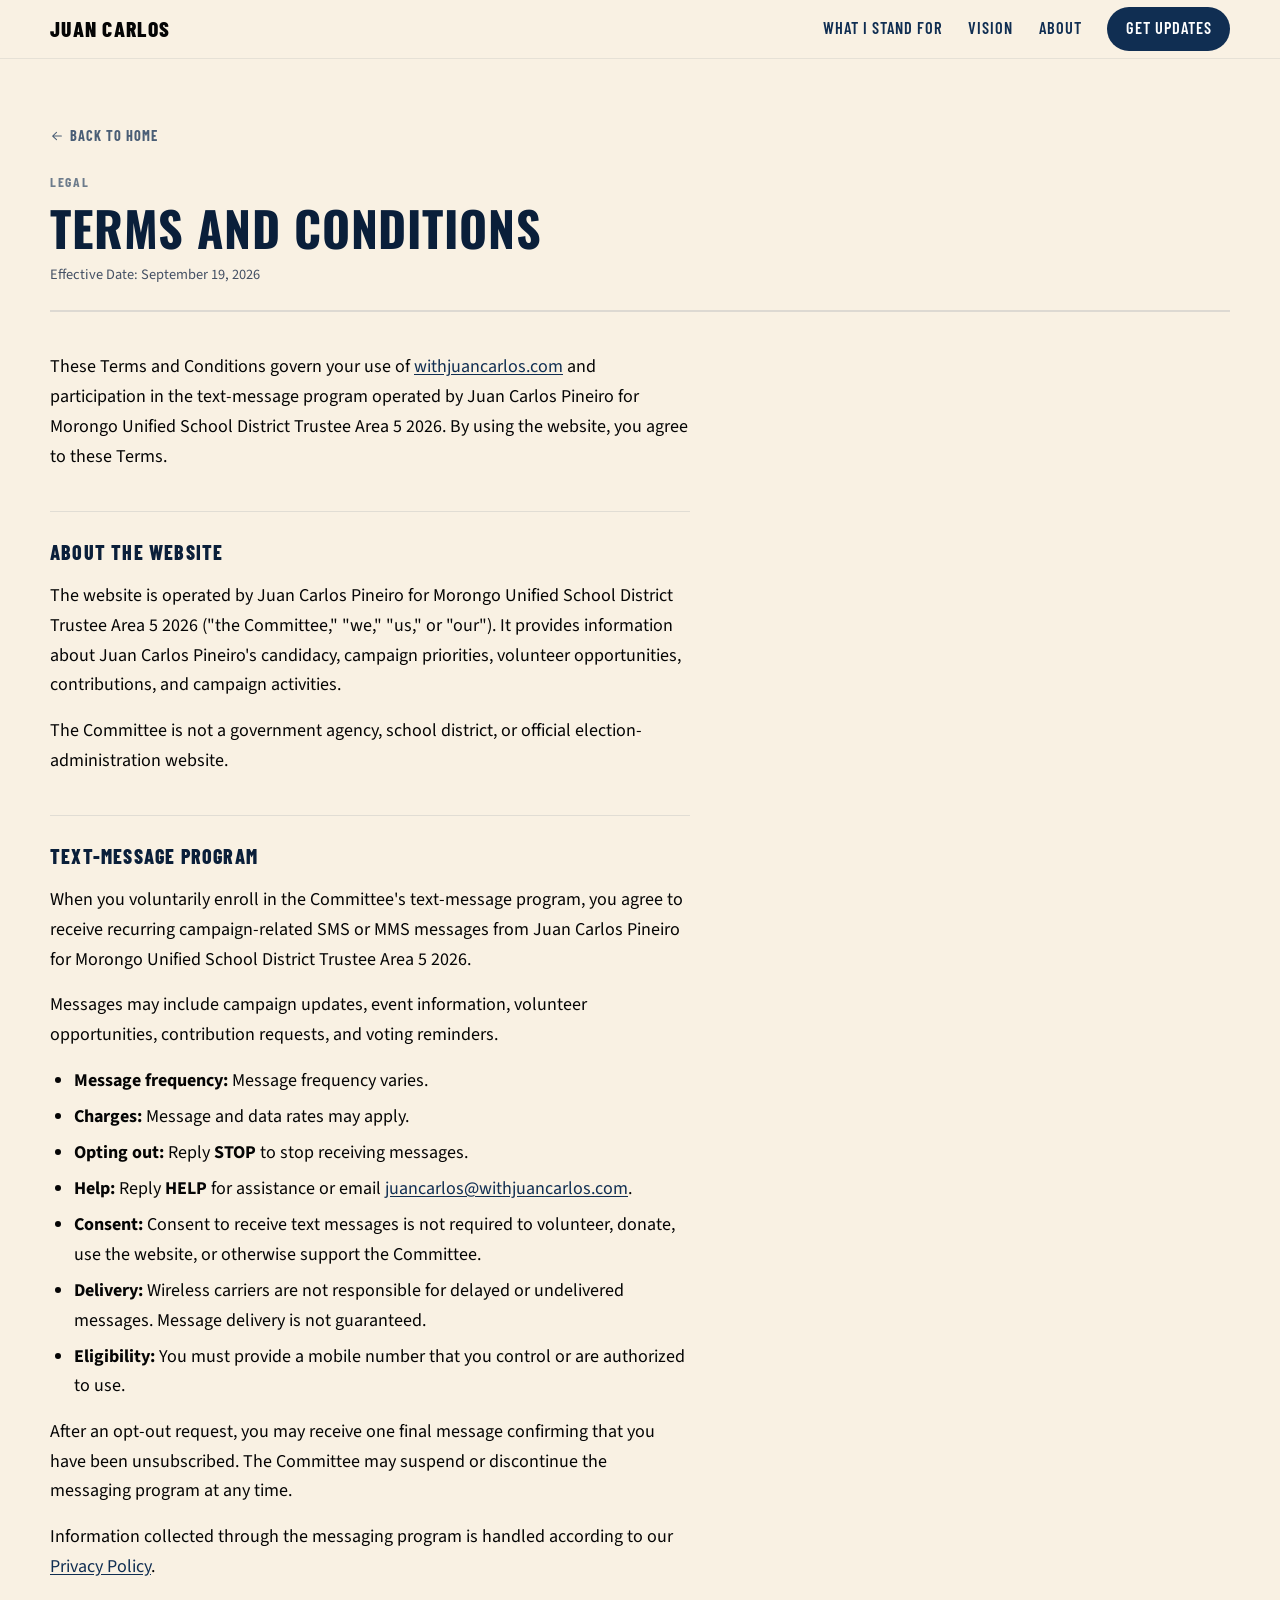
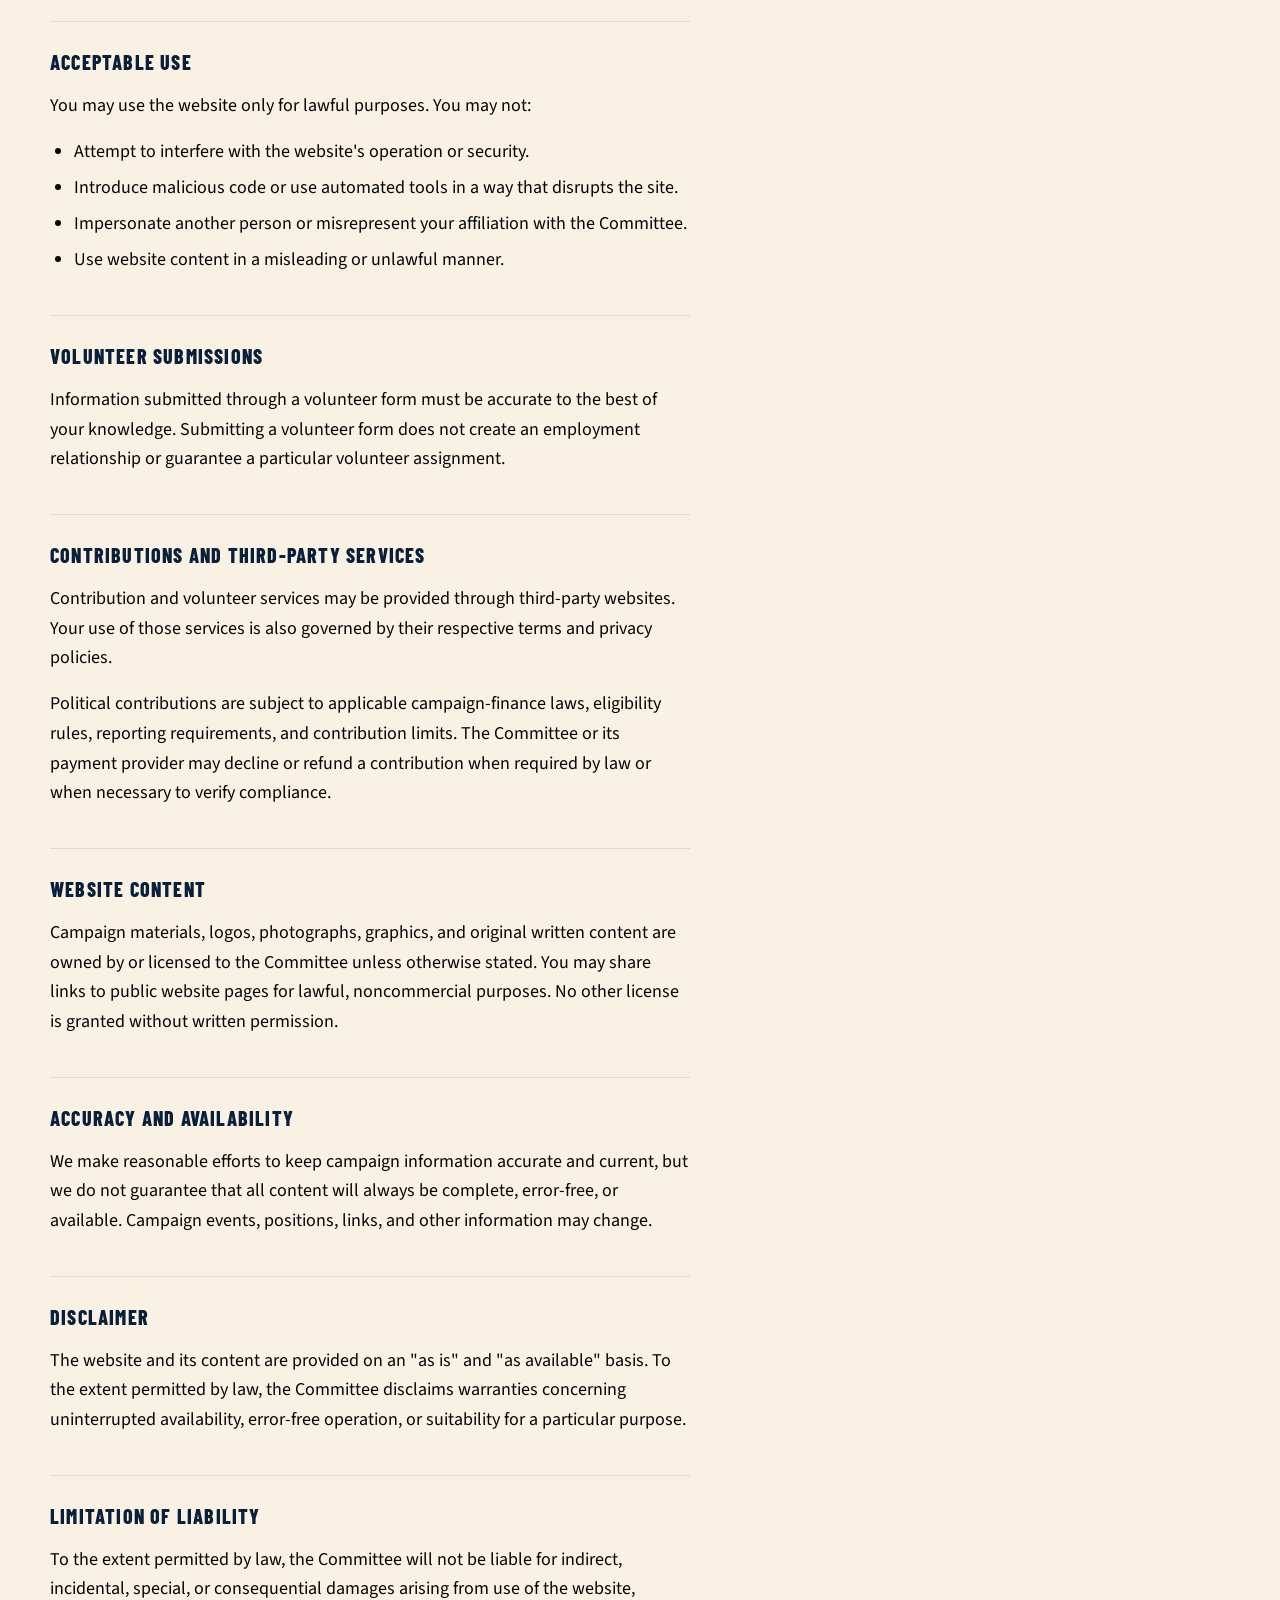
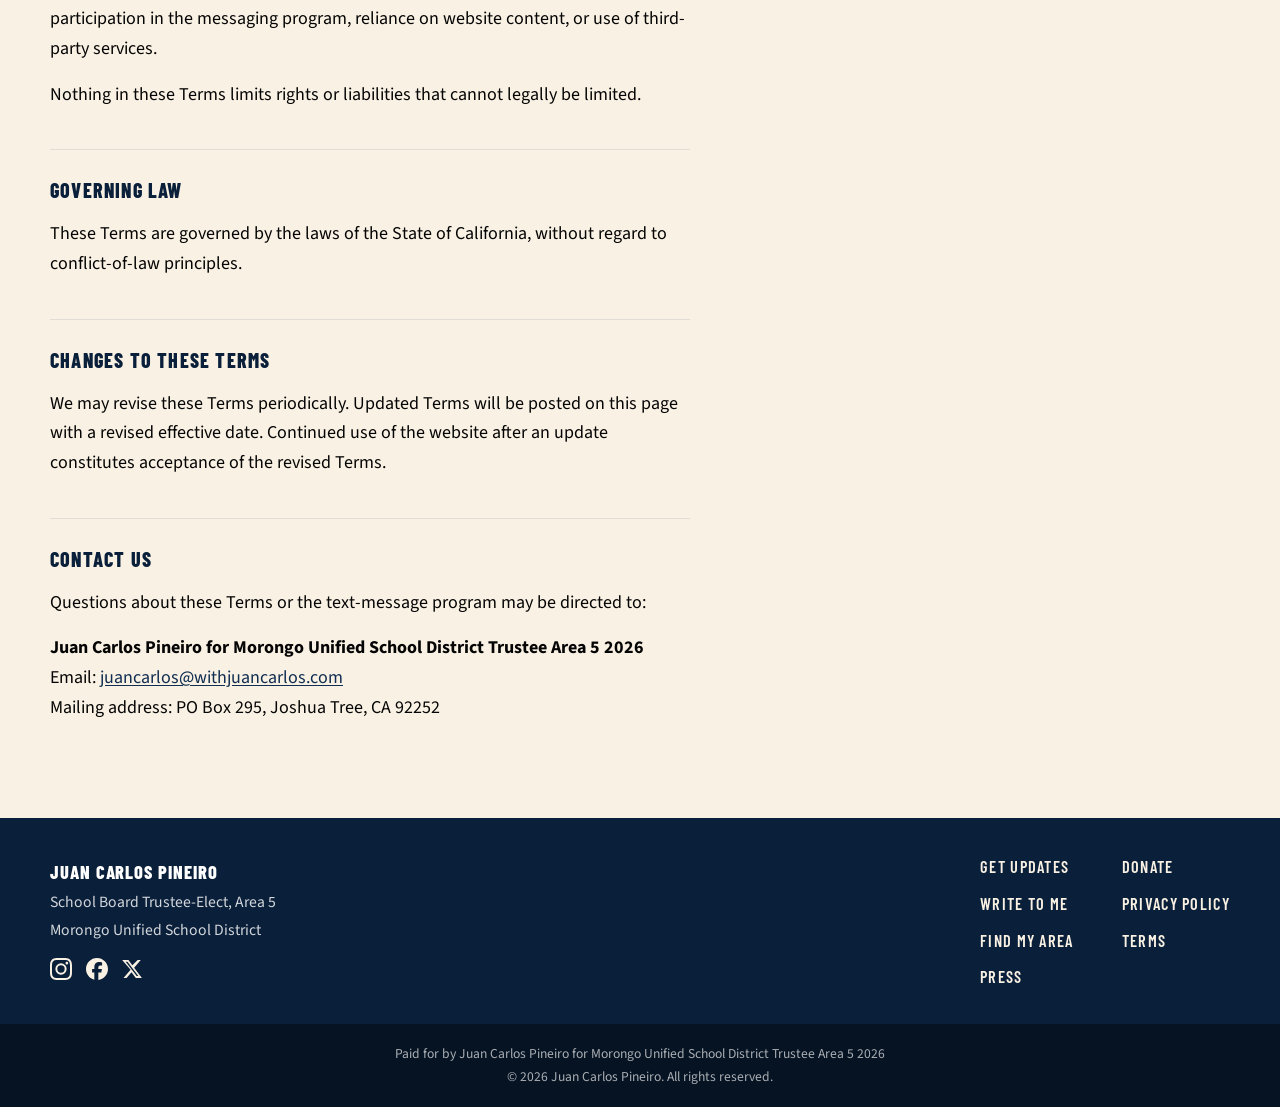
<file: terms/index.html>
<!DOCTYPE html>
<html lang="en">
  <head>
    <meta charset="UTF-8" />
    <meta name="viewport" content="width=device-width, initial-scale=1.0" />
    <title>Terms and Conditions | Juan Carlos Pineiro for MUSD Area 5</title>
    <meta
      name="description"
      content="Terms and Conditions for withjuancarlos.com — Juan Carlos Pineiro for Morongo Unified School District Trustee Area 5 2026."
    />
    <link rel="canonical" href="https://withjuancarlos.com/terms" />
    <link rel="icon" href="/favicon.ico" sizes="any" />
    <link rel="icon" type="image/png" href="/favicon-32.png" sizes="32x32" />
    <link rel="apple-touch-icon" href="/apple-touch-icon.png" />
    <meta property="og:type" content="website" />
    <meta property="og:url" content="https://withjuancarlos.com/terms" />
    <meta property="og:site_name" content="Juan Carlos | School Board Trustee-Elect" />
    <meta property="og:title" content="Terms and Conditions | Juan Carlos Pineiro for MUSD Area 5" />
    <meta property="og:description" content="Terms and Conditions for withjuancarlos.com — Juan Carlos Pineiro for Morongo Unified School District Trustee Area 5 2026." />
    <link rel="preconnect" href="https://fonts.googleapis.com" />
    <link rel="preconnect" href="https://fonts.gstatic.com" crossorigin />
    <link
      href="https://fonts.googleapis.com/css2?family=Oswald:wght@600;700&family=Barlow+Condensed:wght@600;700;800&family=Source+Sans+3:ital,wght@0,400;0,600;0,700;1,400&display=swap"
      rel="stylesheet"
    />
    <link rel="stylesheet" href="/styles.css" />
    <style>
      .prose-page {
        padding: 4rem 0 5rem;
      }
      .prose-page__header {
        margin-bottom: 2.5rem;
        padding-bottom: 1.5rem;
        border-bottom: 2px solid color-mix(in srgb, var(--navy) 12%, transparent);
      }
      .prose-page__back {
        display: inline-flex;
        align-items: center;
        gap: 0.4rem;
        font-family: var(--font-condensed);
        font-weight: 700;
        font-size: 0.9rem;
        letter-spacing: 0.07em;
        text-transform: uppercase;
        color: var(--navy);
        text-decoration: none;
        margin-bottom: 1.5rem;
        opacity: 0.75;
        transition: opacity 0.2s ease;
      }
      .prose-page__back:hover { opacity: 1; }
      .prose-page__back svg { flex-shrink: 0; }
      .prose-page__eyebrow {
        font-family: var(--font-condensed);
        font-weight: 700;
        font-size: 0.85rem;
        letter-spacing: 0.12em;
        text-transform: uppercase;
        color: var(--navy);
        opacity: 0.6;
        margin: 0 0 0.5rem;
      }
      .prose-page__title {
        font-family: var(--font-display);
        font-size: clamp(2rem, 5vw, 3rem);
        font-weight: 700;
        color: var(--navy-deep);
        margin: 0 0 0.5rem;
        line-height: 1.1;
        text-transform: uppercase;
        letter-spacing: 0.02em;
      }
      .prose-page__date {
        font-size: 0.9rem;
        color: var(--muted);
        margin: 0;
      }
      .prose {
        color: var(--ink);
      }
      .prose h2 {
        font-family: var(--font-condensed);
        font-size: 1.25rem;
        font-weight: 800;
        letter-spacing: 0.06em;
        text-transform: uppercase;
        color: var(--navy-deep);
        margin: 2.5rem 0 0.75rem;
        padding-top: 1.5rem;
        border-top: 1px solid color-mix(in srgb, var(--navy) 10%, transparent);
      }
      .prose h2:first-child { margin-top: 0; padding-top: 0; border-top: none; }
      .prose p { margin: 0 0 1rem; }
      .prose ul {
        margin: 0.25rem 0 1rem;
        padding-left: 1.5rem;
      }
      .prose ul li { margin-bottom: 0.4rem; }
      .prose a {
        color: var(--navy);
        text-decoration: underline;
        text-underline-offset: 2px;
      }
      .prose a:hover { opacity: 0.75; }
      .prose strong { font-weight: 700; }
    </style>
  </head>
  <body>
    <a class="skip-link" href="#main">Skip to content</a>

    <header class="site-header">
      <div class="site-header__inner">
        <a class="logo" href="/">Juan Carlos</a>
        <nav class="nav" aria-label="Primary">
          <a href="/#stand-for">What I Stand For</a>
          <a href="/#vision">Vision</a>
          <a href="/#about">About</a>
          <a class="nav__cta" href="/updates/" data-signup-open>Get Updates</a>
        </nav>
        <button
          class="nav-toggle"
          type="button"
          aria-expanded="false"
          aria-controls="mobile-nav"
          aria-label="Open menu"
        >
          <span></span>
          <span></span>
        </button>
      </div>
      <nav id="mobile-nav" class="mobile-nav" hidden aria-label="Mobile">
        <a href="/#stand-for">What I Stand For</a>
        <a href="/#vision">Vision</a>
        <a href="/#about">About</a>
        <a class="mobile-nav__cta" href="/updates/" data-signup-open>Get Updates</a>
      </nav>
    </header>

    <main id="main">
      <div class="prose-page">
        <div class="wrap">
          <a class="prose-page__back" href="/">
            <svg viewBox="0 0 20 20" width="14" height="14" aria-hidden="true" fill="currentColor"><path fill-rule="evenodd" d="M17 10a.75.75 0 01-.75.75H5.612l4.194 3.948a.75.75 0 01-1.032 1.094l-5.5-5.178a.75.75 0 010-1.094l5.5-5.178a.75.75 0 011.032 1.094L5.612 9.25H16.25A.75.75 0 0117 10z" clip-rule="evenodd"/></svg>
            Back to Home
          </a>
          <header class="prose-page__header">
            <p class="prose-page__eyebrow">Legal</p>
            <h1 class="prose-page__title">Terms and Conditions</h1>
            <p class="prose-page__date">Effective Date: September 19, 2026</p>
          </header>
          <div class="prose">

            <p>These Terms and Conditions govern your use of <a href="https://withjuancarlos.com">withjuancarlos.com</a> and participation in the text-message program operated by Juan Carlos Pineiro for Morongo Unified School District Trustee Area 5 2026. By using the website, you agree to these Terms.</p>

            <h2>About the Website</h2>
            <p>The website is operated by Juan Carlos Pineiro for Morongo Unified School District Trustee Area 5 2026 ("the Committee," "we," "us," or "our"). It provides information about Juan Carlos Pineiro's candidacy, campaign priorities, volunteer opportunities, contributions, and campaign activities.</p>
            <p>The Committee is not a government agency, school district, or official election-administration website.</p>

            <h2>Text-Message Program</h2>
            <p>When you voluntarily enroll in the Committee's text-message program, you agree to receive recurring campaign-related SMS or MMS messages from Juan Carlos Pineiro for Morongo Unified School District Trustee Area 5 2026.</p>
            <p>Messages may include campaign updates, event information, volunteer opportunities, contribution requests, and voting reminders.</p>
            <ul>
              <li><strong>Message frequency:</strong> Message frequency varies.</li>
              <li><strong>Charges:</strong> Message and data rates may apply.</li>
              <li><strong>Opting out:</strong> Reply <strong>STOP</strong> to stop receiving messages.</li>
              <li><strong>Help:</strong> Reply <strong>HELP</strong> for assistance or email <a href="mailto:juancarlos@withjuancarlos.com">juancarlos@withjuancarlos.com</a>.</li>
              <li><strong>Consent:</strong> Consent to receive text messages is not required to volunteer, donate, use the website, or otherwise support the Committee.</li>
              <li><strong>Delivery:</strong> Wireless carriers are not responsible for delayed or undelivered messages. Message delivery is not guaranteed.</li>
              <li><strong>Eligibility:</strong> You must provide a mobile number that you control or are authorized to use.</li>
            </ul>
            <p>After an opt-out request, you may receive one final message confirming that you have been unsubscribed. The Committee may suspend or discontinue the messaging program at any time.</p>
            <p>Information collected through the messaging program is handled according to our <a href="/privacy">Privacy Policy</a>.</p>

            <h2>Acceptable Use</h2>
            <p>You may use the website only for lawful purposes. You may not:</p>
            <ul>
              <li>Attempt to interfere with the website's operation or security.</li>
              <li>Introduce malicious code or use automated tools in a way that disrupts the site.</li>
              <li>Impersonate another person or misrepresent your affiliation with the Committee.</li>
              <li>Use website content in a misleading or unlawful manner.</li>
            </ul>

            <h2>Volunteer Submissions</h2>
            <p>Information submitted through a volunteer form must be accurate to the best of your knowledge. Submitting a volunteer form does not create an employment relationship or guarantee a particular volunteer assignment.</p>

            <h2>Contributions and Third-Party Services</h2>
            <p>Contribution and volunteer services may be provided through third-party websites. Your use of those services is also governed by their respective terms and privacy policies.</p>
            <p>Political contributions are subject to applicable campaign-finance laws, eligibility rules, reporting requirements, and contribution limits. The Committee or its payment provider may decline or refund a contribution when required by law or when necessary to verify compliance.</p>

            <h2>Website Content</h2>
            <p>Campaign materials, logos, photographs, graphics, and original written content are owned by or licensed to the Committee unless otherwise stated. You may share links to public website pages for lawful, noncommercial purposes. No other license is granted without written permission.</p>

            <h2>Accuracy and Availability</h2>
            <p>We make reasonable efforts to keep campaign information accurate and current, but we do not guarantee that all content will always be complete, error-free, or available. Campaign events, positions, links, and other information may change.</p>

            <h2>Disclaimer</h2>
            <p>The website and its content are provided on an "as is" and "as available" basis. To the extent permitted by law, the Committee disclaims warranties concerning uninterrupted availability, error-free operation, or suitability for a particular purpose.</p>

            <h2>Limitation of Liability</h2>
            <p>To the extent permitted by law, the Committee will not be liable for indirect, incidental, special, or consequential damages arising from use of the website, participation in the messaging program, reliance on website content, or use of third-party services.</p>
            <p>Nothing in these Terms limits rights or liabilities that cannot legally be limited.</p>

            <h2>Governing Law</h2>
            <p>These Terms are governed by the laws of the State of California, without regard to conflict-of-law principles.</p>

            <h2>Changes to These Terms</h2>
            <p>We may revise these Terms periodically. Updated Terms will be posted on this page with a revised effective date. Continued use of the website after an update constitutes acceptance of the revised Terms.</p>

            <h2>Contact Us</h2>
            <p>Questions about these Terms or the text-message program may be directed to:</p>
            <p>
              <strong>Juan Carlos Pineiro for Morongo Unified School District Trustee Area 5 2026</strong><br />
              Email: <a href="mailto:juancarlos@withjuancarlos.com">juancarlos@withjuancarlos.com</a><br />
              Mailing address: PO Box 295, Joshua Tree, CA 92252
            </p>

          </div>
        </div>
      </div>
    </main>

    <footer class="site-footer">
      <div class="wrap site-footer__inner">
        <div class="site-footer__brand">
          <p class="site-footer__name">Juan Carlos Pineiro</p>
          <p>School Board Trustee-Elect, Area 5</p>
          <p>Morongo Unified School District</p>
          <div class="social" aria-label="Social links">

          <a href="https://instagram.com/withjuancarlos" target="_blank" rel="noopener noreferrer" aria-label="Juan Carlos on Instagram">
            <svg viewBox="0 0 24 24" width="22" height="22" aria-hidden="true"><path fill="currentColor" d="M12 2.163c3.204 0 3.584.012 4.85.07 3.252.148 4.771 1.691 4.919 4.919.058 1.265.069 1.645.069 4.849 0 3.205-.012 3.584-.069 4.849-.149 3.225-1.664 4.771-4.919 4.919-1.266.058-1.644.07-4.85.07-3.204 0-3.584-.012-4.849-.07-3.26-.149-4.771-1.699-4.919-4.92-.058-1.265-.07-1.644-.07-4.849 0-3.204.013-3.583.07-4.849.149-3.227 1.664-4.771 4.919-4.919 1.266-.057 1.645-.069 4.849-.069zM12 0C8.741 0 8.333.014 7.053.072 2.695.272.273 2.69.073 7.052.014 8.333 0 8.741 0 12c0 3.259.014 3.668.072 4.948.2 4.358 2.618 6.78 6.98 6.98C8.333 23.986 8.741 24 12 24c3.259 0 3.668-.014 4.948-.072 4.354-.2 6.782-2.618 6.979-6.98.059-1.28.073-1.689.073-4.948 0-3.259-.014-3.667-.072-4.947-.196-4.354-2.617-6.78-6.979-6.98C15.668.014 15.259 0 12 0zm0 5.838a6.162 6.162 0 100 12.324 6.162 6.162 0 000-12.324zM12 16a4 4 0 110-8 4 4 0 010 8zm6.406-11.845a1.44 1.44 0 100 2.881 1.44 1.44 0 000-2.881z"/></svg>
          </a>
          <a href="https://www.facebook.com/withjuancarlos" target="_blank" rel="noopener noreferrer" aria-label="Juan Carlos on Facebook">
            <svg viewBox="0 0 24 24" width="22" height="22" aria-hidden="true"><path fill="currentColor" d="M9.101 23.691v-7.98H6.627v-3.667h2.474v-1.58c0-4.085 1.848-5.978 5.858-5.978.401 0 .955.042 1.468.103a8.68 8.68 0 0 1 1.141.195v3.325a8.623 8.623 0 0 0-.653-.036 26.805 26.805 0 0 0-.733-.009c-.707 0-1.259.096-1.675.309a1.686 1.686 0 0 0-.679.622c-.258.42-.374.995-.374 1.752v1.297h3.919l-.386 2.103-.287 1.564h-3.246v8.245C19.396 23.238 24 18.179 24 12.044c0-6.627-5.373-12-12-12s-12 5.373-12 12c0 5.628 3.874 10.35 9.101 11.647Z"/></svg>
          </a>          <a href="https://x.com/withjuancarlos" target="_blank" rel="noopener noreferrer" aria-label="Juan Carlos on X">
            <svg viewBox="0 0 24 24" width="22" height="22" aria-hidden="true"><path fill="currentColor" d="M18.244 2.25h3.308l-7.227 8.26 8.502 11.24H16.17l-4.714-6.231-5.401 6.231H2.744l7.727-8.835L1.254 2.25H8.08l4.253 5.622L18.244 2.25zm-1.161 17.52h1.833L7.084 4.126H5.117L17.083 19.77z"/></svg>
          </a>
        </div>
        </div>
        <nav class="site-footer__nav" aria-label="Footer">
          <ul>
            <li><a href="/updates/" data-signup-open>Get Updates</a></li>
            <li><a href="mailto:juancarlos@withjuancarlos.com?subject=Hello%20from%20a%20neighbor&amp;body=Hi%20Juan%20Carlos%2C%0A%0AMy%20name%20is%20____%20and%20I%27m%20in%20____%20%28school%20or%20neighborhood%29.%0A%0AI%20wanted%20to%20share%3A%0A%0A">Write to Me</a></li>
            <li><a href="/find-my-area/">Find My Area</a></li>
            <li><a href="/press/">Press</a></li>
          </ul>
          <ul>
            <li><a href="https://goodchange.app/donate/standwithjc" target="_blank" rel="noopener noreferrer">Donate</a></li>
            <li><a href="/privacy">Privacy Policy</a></li>
            <li><a href="/terms">Terms</a></li>
          </ul>
        </nav>
      </div>
      <div class="site-footer__legal">
        <div class="wrap">
          <p>Paid for by Juan Carlos Pineiro for Morongo Unified School District Trustee Area 5 2026</p>
          <p>&copy; 2026 Juan Carlos Pineiro. All rights reserved.</p>
        </div>
      </div>
    </footer>

    <script src="/script.js"></script>
  </body>
</html>
</file>
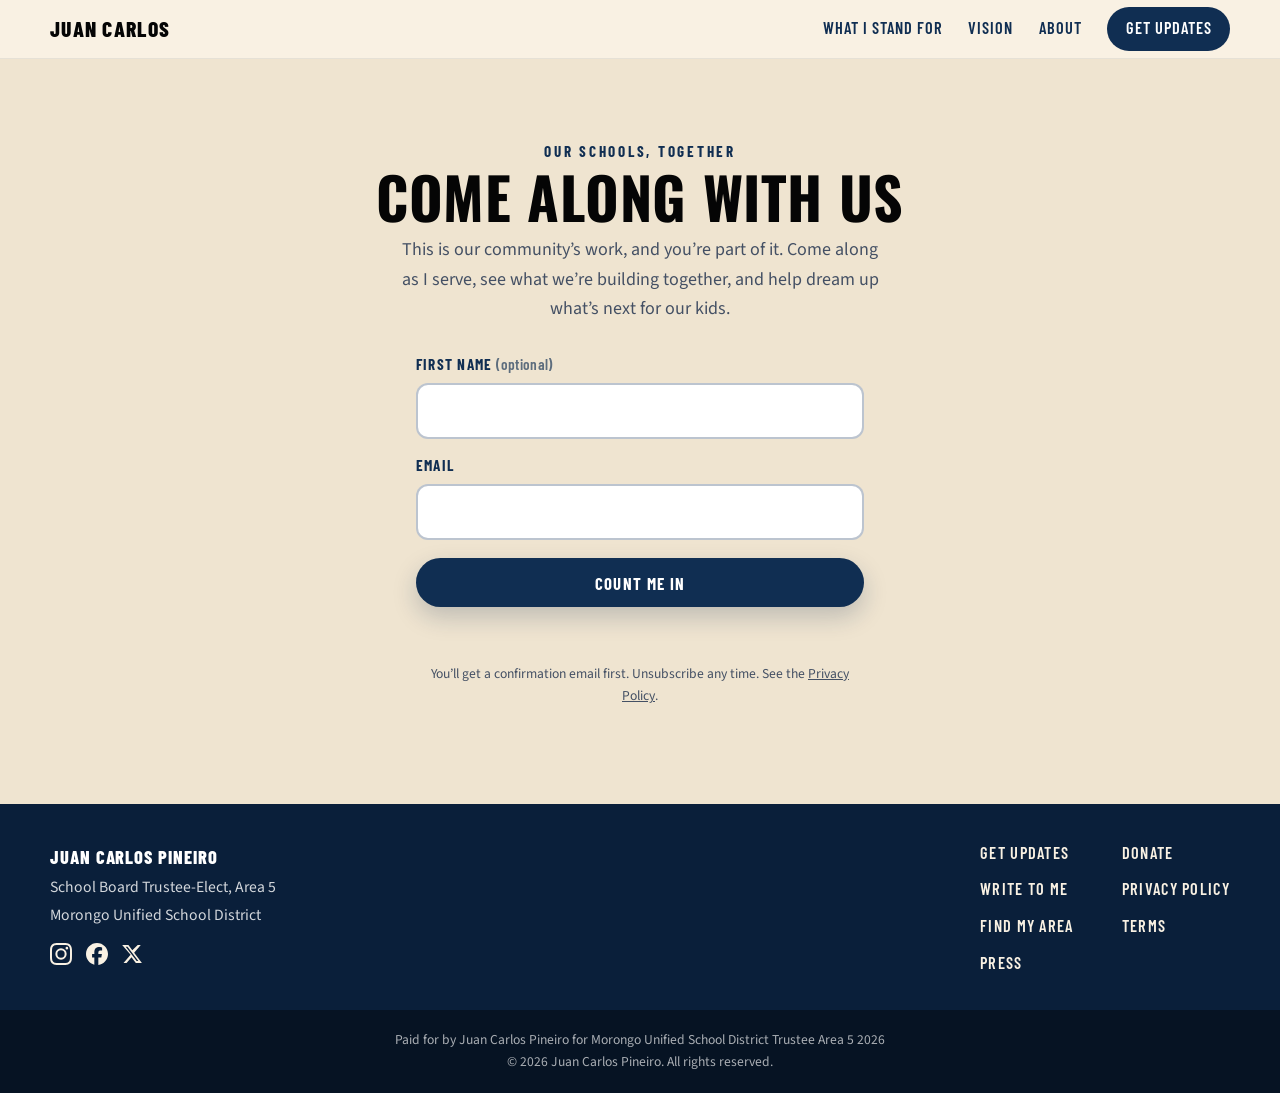
<file: updates/index.html>
<!DOCTYPE html>
<html lang="en">
  <head>
    <meta charset="UTF-8" />
    <meta name="viewport" content="width=device-width, initial-scale=1.0" />
    <title>Get Updates | Juan Carlos Pineiro · MUSD Area 5</title>
    <meta
      name="description"
      content="Come along with Juan Carlos Pineiro, Morongo Unified School District Area 5, as we build better schools together: what we’re working on, how I vote, and how you can help shape what’s next."
    />
    <link rel="canonical" href="https://withjuancarlos.com/updates/" />
    <link rel="icon" href="/favicon.ico" sizes="any" />
    <link rel="icon" type="image/png" href="/favicon-32.png" sizes="32x32" />
    <link rel="apple-touch-icon" href="/apple-touch-icon.png" />
    <meta property="og:type" content="website" />
    <meta property="og:url" content="https://withjuancarlos.com/updates/" />
    <meta property="og:site_name" content="Juan Carlos | School Board Trustee-Elect" />
    <meta property="og:title" content="Get Updates | Juan Carlos Pineiro · MUSD Area 5" />
    <meta
      property="og:description"
      content="Come along as we build better schools for Morongo’s kids, together."
    />
    <meta property="og:image" content="https://withjuancarlos.com/images/withjuancarlos-coverimage.png" />
    <meta name="twitter:card" content="summary_large_image" />
    <link rel="preconnect" href="https://fonts.googleapis.com" />
    <link rel="preconnect" href="https://fonts.gstatic.com" crossorigin />
    <link
      href="https://fonts.googleapis.com/css2?family=Oswald:wght@600;700&family=Barlow+Condensed:wght@600;700;800&family=Source+Sans+3:ital,wght@0,400;0,600;0,700;1,400&display=swap"
      rel="stylesheet"
    />
    <link rel="stylesheet" href="/styles.css" />
  </head>
  <body>
    <a class="skip-link" href="#main">Skip to content</a>

    <header class="site-header">
      <div class="site-header__inner">
        <a class="logo" href="/">Juan Carlos</a>
        <nav class="nav" aria-label="Primary">
          <a href="/#stand-for">What I Stand For</a>
          <a href="/#vision">Vision</a>
          <a href="/#about">About</a>
          <a class="nav__cta" href="/updates/" data-signup-open>Get Updates</a>
        </nav>
        <button
          class="nav-toggle"
          type="button"
          aria-expanded="false"
          aria-controls="mobile-nav"
          aria-label="Open menu"
        >
          <span></span>
          <span></span>
        </button>
      </div>
      <nav id="mobile-nav" class="mobile-nav" hidden aria-label="Mobile">
        <a href="/#stand-for">What I Stand For</a>
        <a href="/#vision">Vision</a>
        <a href="/#about">About</a>
        <a class="mobile-nav__cta" href="/updates/" data-signup-open>Get Updates</a>
      </nav>
    </header>

    <main id="main">
      <section class="signup signup--page" aria-labelledby="signup-heading">
        <div class="wrap narrow signup__inner">
          <p class="eyebrow">Our schools, together</p>
          <h1 id="signup-heading">Come Along With Us</h1>
          <p class="signup__lede">
            This is our community’s work, and you’re part of it. Come along as I serve, see what we’re building together, and help dream up what’s next for our kids.
          </p>
          <form class="signup-form" action="/api/subscribe" method="post" novalidate>
            <div class="signup-form__field">
              <label for="signup-first-name">First name <span>(optional)</span></label>
              <input id="signup-first-name" name="first_name" type="text" autocomplete="given-name" maxlength="80" />
            </div>
            <div class="signup-form__field">
              <label for="signup-email">Email</label>
              <input id="signup-email" name="email" type="email" autocomplete="email" inputmode="email" required />
            </div>
            <div class="signup__hp" aria-hidden="true">
              <label for="signup-website">Leave this field empty</label>
              <input id="signup-website" name="website" type="text" tabindex="-1" autocomplete="off" />
            </div>
            <button class="btn btn--primary" type="submit">Count Me In</button>
            <p class="signup-form__status" role="status" aria-live="polite"></p>
            <p class="signup-form__fine">
              You’ll get a confirmation email first. Unsubscribe any time. See the
              <a href="/privacy">Privacy Policy</a>.
            </p>
          </form>
        </div>
      </section>
    </main>

    <footer class="site-footer">
      <div class="wrap site-footer__inner">
        <div class="site-footer__brand">
          <p class="site-footer__name">Juan Carlos Pineiro</p>
          <p>School Board Trustee-Elect, Area 5</p>
          <p>Morongo Unified School District</p>
          <div class="social" aria-label="Social links">

          <a href="https://instagram.com/withjuancarlos" target="_blank" rel="noopener noreferrer" aria-label="Juan Carlos on Instagram">
            <svg viewBox="0 0 24 24" width="22" height="22" aria-hidden="true"><path fill="currentColor" d="M12 2.163c3.204 0 3.584.012 4.85.07 3.252.148 4.771 1.691 4.919 4.919.058 1.265.069 1.645.069 4.849 0 3.205-.012 3.584-.069 4.849-.149 3.225-1.664 4.771-4.919 4.919-1.266.058-1.644.07-4.85.07-3.204 0-3.584-.012-4.849-.07-3.26-.149-4.771-1.699-4.919-4.92-.058-1.265-.07-1.644-.07-4.849 0-3.204.013-3.583.07-4.849.149-3.227 1.664-4.771 4.919-4.919 1.266-.057 1.645-.069 4.849-.069zM12 0C8.741 0 8.333.014 7.053.072 2.695.272.273 2.69.073 7.052.014 8.333 0 8.741 0 12c0 3.259.014 3.668.072 4.948.2 4.358 2.618 6.78 6.98 6.98C8.333 23.986 8.741 24 12 24c3.259 0 3.668-.014 4.948-.072 4.354-.2 6.782-2.618 6.979-6.98.059-1.28.073-1.689.073-4.948 0-3.259-.014-3.667-.072-4.947-.196-4.354-2.617-6.78-6.979-6.98C15.668.014 15.259 0 12 0zm0 5.838a6.162 6.162 0 100 12.324 6.162 6.162 0 000-12.324zM12 16a4 4 0 110-8 4 4 0 010 8zm6.406-11.845a1.44 1.44 0 100 2.881 1.44 1.44 0 000-2.881z"/></svg>
          </a>
          <a href="https://www.facebook.com/withjuancarlos" target="_blank" rel="noopener noreferrer" aria-label="Juan Carlos on Facebook">
            <svg viewBox="0 0 24 24" width="22" height="22" aria-hidden="true"><path fill="currentColor" d="M9.101 23.691v-7.98H6.627v-3.667h2.474v-1.58c0-4.085 1.848-5.978 5.858-5.978.401 0 .955.042 1.468.103a8.68 8.68 0 0 1 1.141.195v3.325a8.623 8.623 0 0 0-.653-.036 26.805 26.805 0 0 0-.733-.009c-.707 0-1.259.096-1.675.309a1.686 1.686 0 0 0-.679.622c-.258.42-.374.995-.374 1.752v1.297h3.919l-.386 2.103-.287 1.564h-3.246v8.245C19.396 23.238 24 18.179 24 12.044c0-6.627-5.373-12-12-12s-12 5.373-12 12c0 5.628 3.874 10.35 9.101 11.647Z"/></svg>
          </a>          <a href="https://x.com/withjuancarlos" target="_blank" rel="noopener noreferrer" aria-label="Juan Carlos on X">
            <svg viewBox="0 0 24 24" width="22" height="22" aria-hidden="true"><path fill="currentColor" d="M18.244 2.25h3.308l-7.227 8.26 8.502 11.24H16.17l-4.714-6.231-5.401 6.231H2.744l7.727-8.835L1.254 2.25H8.08l4.253 5.622L18.244 2.25zm-1.161 17.52h1.833L7.084 4.126H5.117L17.083 19.77z"/></svg>
          </a>
        </div>
        </div>
        <nav class="site-footer__nav" aria-label="Footer">
          <ul>
            <li><a href="/updates/" data-signup-open>Get Updates</a></li>
            <li><a href="mailto:juancarlos@withjuancarlos.com?subject=Hello%20from%20a%20neighbor&amp;body=Hi%20Juan%20Carlos%2C%0A%0AMy%20name%20is%20____%20and%20I%27m%20in%20____%20%28school%20or%20neighborhood%29.%0A%0AI%20wanted%20to%20share%3A%0A%0A">Write to Me</a></li>
            <li><a href="/find-my-area/">Find My Area</a></li>
            <li><a href="/press/">Press</a></li>
          </ul>
          <ul>
            <li><a href="https://goodchange.app/donate/standwithjc" target="_blank" rel="noopener noreferrer">Donate</a></li>
            <li><a href="/privacy">Privacy Policy</a></li>
            <li><a href="/terms">Terms</a></li>
          </ul>
        </nav>
      </div>
      <div class="site-footer__legal">
        <div class="wrap">
          <p>Paid for by Juan Carlos Pineiro for Morongo Unified School District Trustee Area 5 2026</p>
          <p>&copy; 2026 Juan Carlos Pineiro. All rights reserved.</p>
        </div>
      </div>
    </footer>

    <script src="/script.js"></script>
  </body>
</html>
</file>
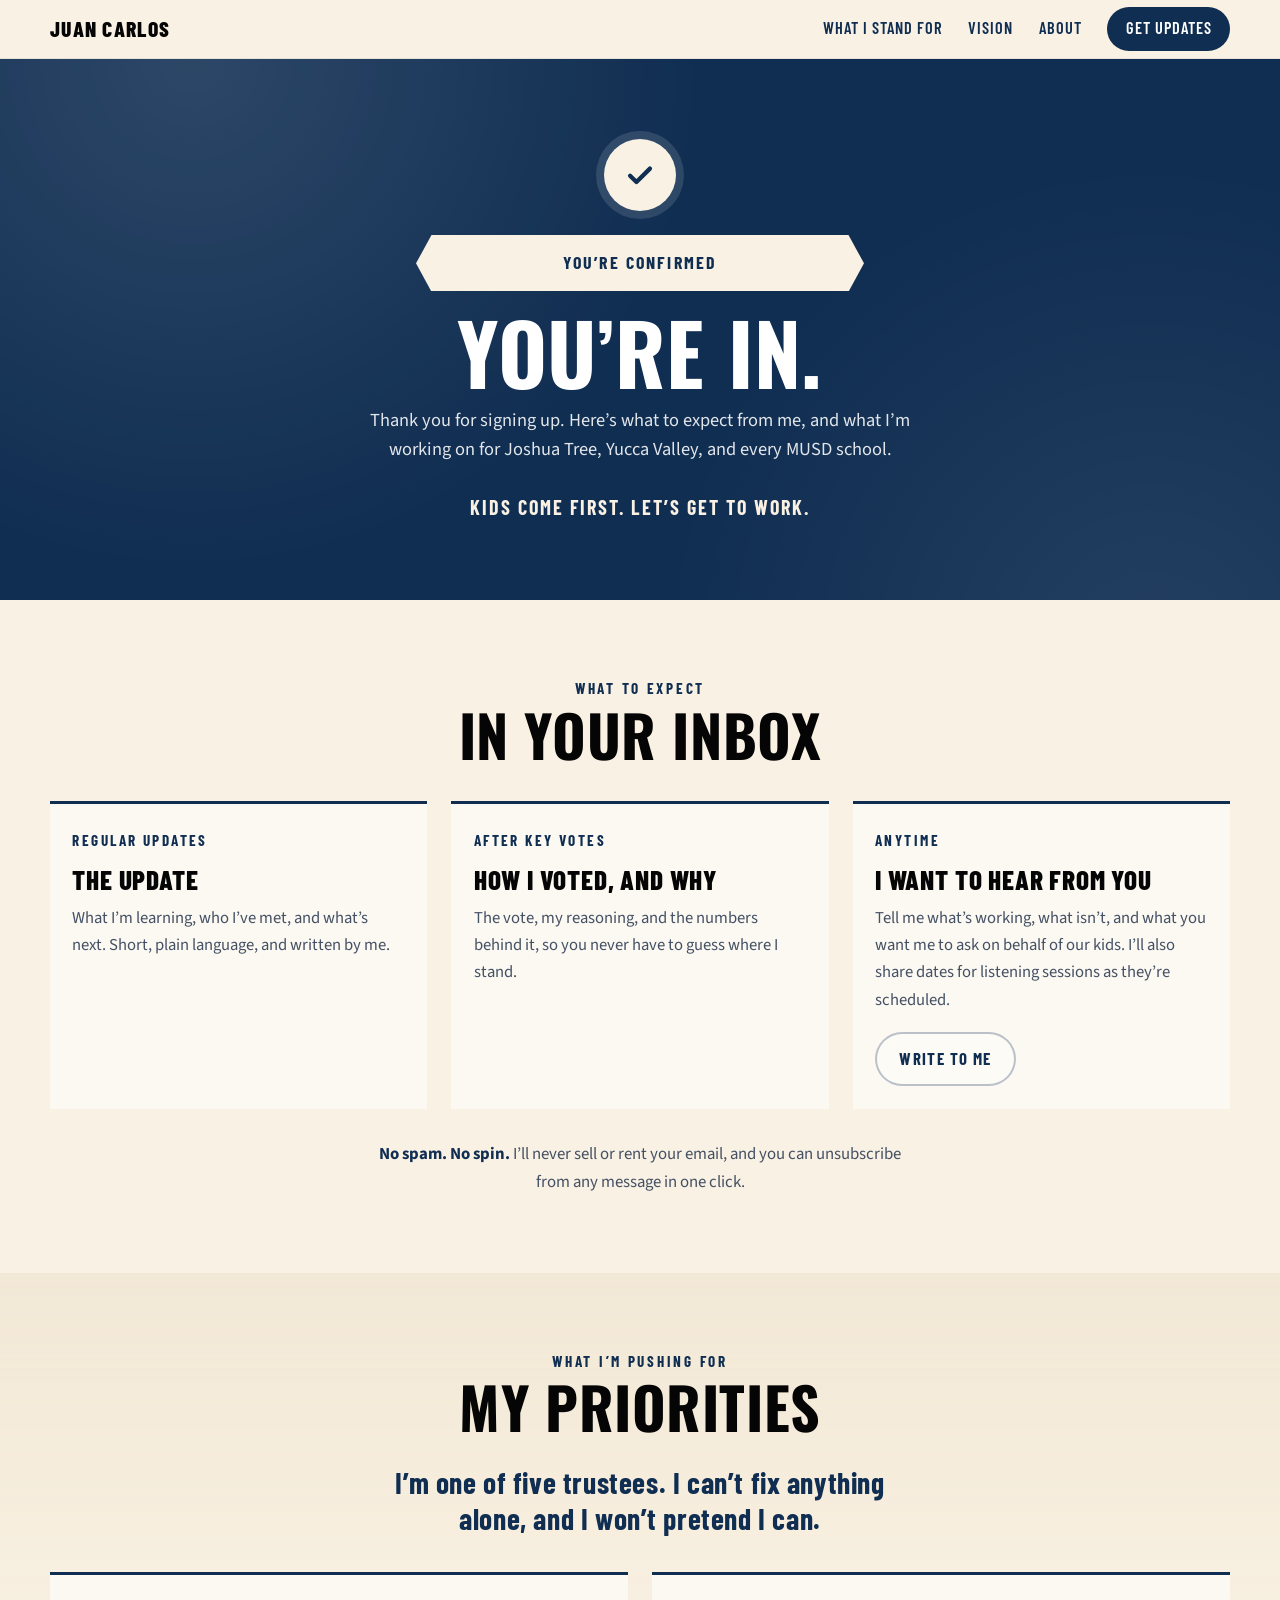
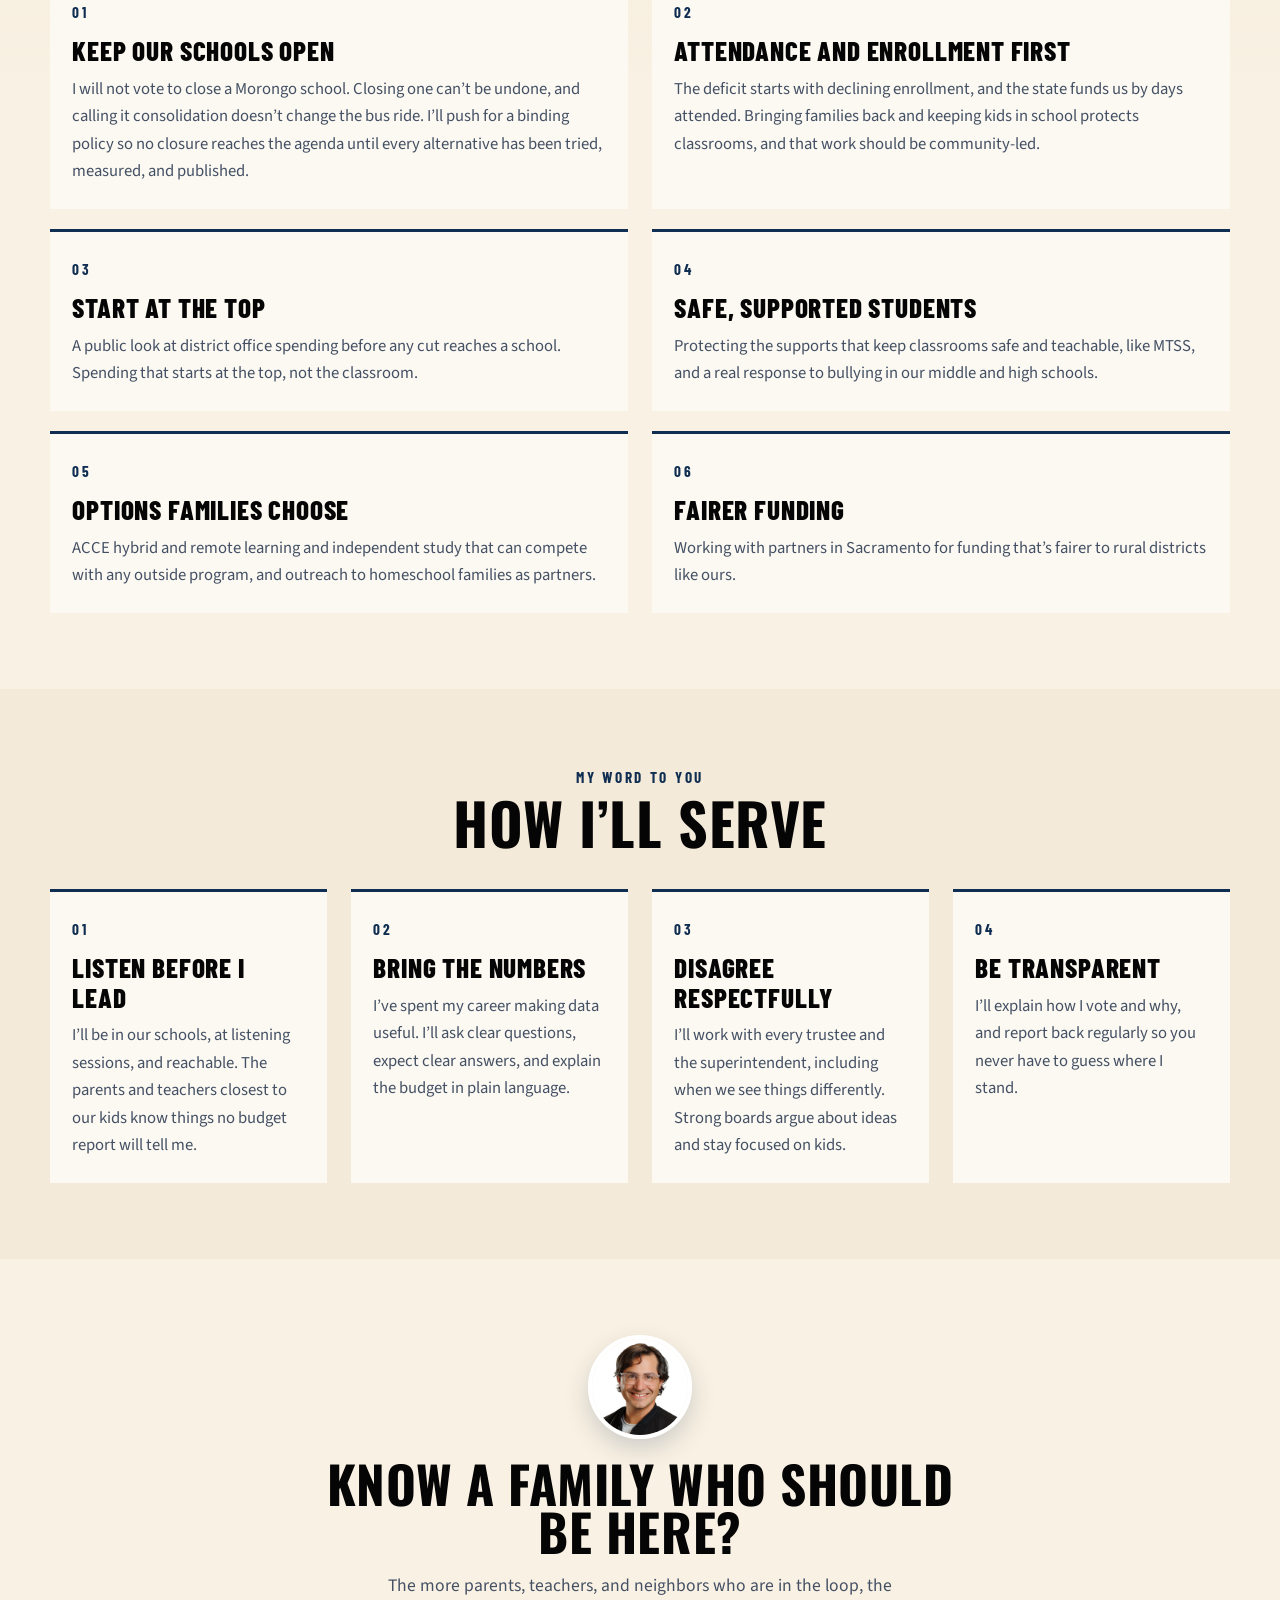
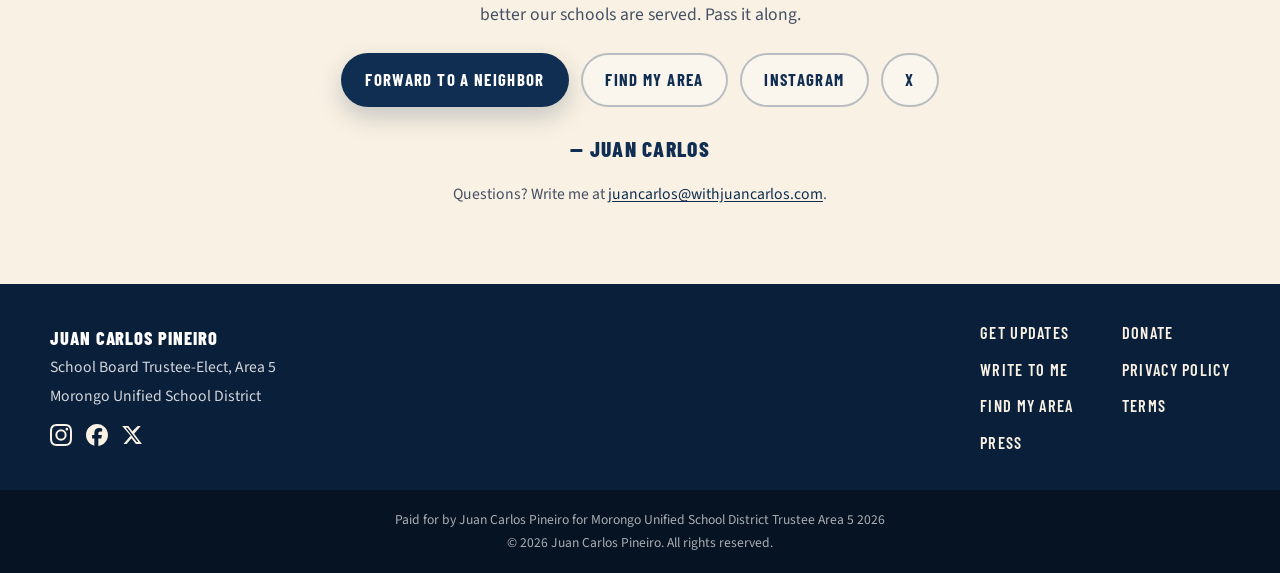
<file: welcome/index.html>
<!DOCTYPE html>
<html lang="en">
  <head>
    <meta charset="UTF-8" />
    <meta name="viewport" content="width=device-width, initial-scale=1.0" />
    <title>You’re Confirmed | Juan Carlos Pineiro · MUSD Area 5</title>
    <meta
      name="description"
      content="Thanks for subscribing. Here’s what to expect from Juan Carlos Pineiro, Morongo Unified School District Area 5, and what I’m working on."
    />
    <meta name="robots" content="noindex, follow" />
    <link rel="canonical" href="https://withjuancarlos.com/welcome/" />
    <link rel="icon" href="/favicon.ico" sizes="any" />
    <link rel="icon" type="image/png" href="/favicon-32.png" sizes="32x32" />
    <link rel="apple-touch-icon" href="/apple-touch-icon.png" />
    <meta property="og:type" content="website" />
    <meta property="og:url" content="https://withjuancarlos.com/welcome/" />
    <meta property="og:site_name" content="Juan Carlos | School Board Trustee-Elect" />
    <meta property="og:title" content="You’re Confirmed | Juan Carlos Pineiro" />
    <meta property="og:image" content="https://withjuancarlos.com/images/withjuancarlos-coverimage.png" />
    <meta name="twitter:card" content="summary_large_image" />
    <link rel="preconnect" href="https://fonts.googleapis.com" />
    <link rel="preconnect" href="https://fonts.gstatic.com" crossorigin />
    <link
      href="https://fonts.googleapis.com/css2?family=Oswald:wght@600;700&family=Barlow+Condensed:wght@600;700;800&family=Source+Sans+3:ital,wght@0,400;0,600;0,700;1,400&display=swap"
      rel="stylesheet"
    />
    <link rel="stylesheet" href="/styles.css" />
  </head>
  <body>
    <a class="skip-link" href="#main">Skip to content</a>

    <header class="site-header">
      <div class="site-header__inner">
        <a class="logo" href="/">Juan Carlos</a>
        <nav class="nav" aria-label="Primary">
          <a href="/#stand-for">What I Stand For</a>
          <a href="/#vision">Vision</a>
          <a href="/#about">About</a>
          <a class="nav__cta" href="/updates/" data-signup-open>Get Updates</a>
        </nav>
        <button
          class="nav-toggle"
          type="button"
          aria-expanded="false"
          aria-controls="mobile-nav"
          aria-label="Open menu"
        >
          <span></span>
          <span></span>
        </button>
      </div>
      <nav id="mobile-nav" class="mobile-nav" hidden aria-label="Mobile">
        <a href="/#stand-for">What I Stand For</a>
        <a href="/#vision">Vision</a>
        <a href="/#about">About</a>
        <a class="mobile-nav__cta" href="/updates/" data-signup-open>Get Updates</a>
      </nav>
    </header>

    <main id="main">
      <!-- Confirmed -->
      <section class="welcome-hero" aria-labelledby="welcome-heading">
        <div class="wrap narrow welcome-hero__inner">
          <div class="welcome-hero__check" aria-hidden="true">
            <svg viewBox="0 0 24 24" width="34" height="34" fill="none" stroke="currentColor" stroke-width="3" stroke-linecap="round" stroke-linejoin="round">
              <path d="M5 12.5l4.5 4.5L19 7.5" />
            </svg>
          </div>
          <div class="ribbon ribbon--cream">
            <svg class="ribbon__shape" viewBox="0 0 520 56" preserveAspectRatio="none" aria-hidden="true">
              <path d="M18 0 H502 L520 28 L502 56 H18 L0 28 Z" fill="currentColor" />
            </svg>
            <span class="ribbon__label">You’re confirmed</span>
          </div>
          <h1 id="welcome-heading">You’re In.</h1>
          <p class="welcome-hero__lede">
            Thank you for signing up. Here’s what to expect from me, and what I’m working on for
            Joshua Tree, Yucca Valley, and every MUSD school.
          </p>
          <p class="welcome-hero__tag">Kids come first. Let’s get to work.</p>
        </div>
      </section>

      <!-- What to expect -->
      <section class="section" aria-labelledby="expect-heading">
        <div class="wrap">
          <div class="section__head section__head--center">
            <p class="eyebrow">What to expect</p>
            <h2 id="expect-heading">In Your Inbox</h2>
          </div>

          <ol class="pillars pillars--three">
            <li class="pillar">
              <span class="pillar__num pillar__num--label">Regular updates</span>
              <h3>The Update</h3>
              <p>
                What I’m learning, who I’ve met, and what’s next. Short, plain language, and
                written by me.
              </p>
            </li>
            <li class="pillar">
              <span class="pillar__num pillar__num--label">After key votes</span>
              <h3>How I Voted, and Why</h3>
              <p>
                The vote, my reasoning, and the numbers behind it, so you never have to guess where
                I stand.
              </p>
            </li>
            <li class="pillar">
              <span class="pillar__num pillar__num--label">Anytime</span>
              <h3>I Want to Hear from You</h3>
              <p>
                Tell me what’s working, what isn’t, and what you want me to ask on behalf of our
                kids. I’ll also share dates for listening sessions as they’re scheduled.
              </p>
              <a
                class="btn btn--ghost pillar__action"
                href="mailto:juancarlos@withjuancarlos.com?subject=Hello%20from%20a%20neighbor&amp;body=Hi%20Juan%20Carlos%2C%0A%0AMy%20name%20is%20____%20and%20I%27m%20in%20____%20%28school%20or%20neighborhood%29.%0A%0AI%20wanted%20to%20share%3A%0A%0A"
                >Write to Me</a
              >
            </li>
          </ol>

          <p class="welcome-note">
            <strong>No spam. No spin.</strong> I’ll never sell or rent your email, and you can
            unsubscribe from any message in one click.
          </p>
        </div>
      </section>

      <!-- What I'm pushing for -->
      <section class="section section--stand" aria-labelledby="push-heading">
        <div class="wrap">
          <div class="section__head section__head--center">
            <p class="eyebrow">What I’m pushing for</p>
            <h2 id="push-heading">My Priorities</h2>
          </div>
          <p class="statement statement--center">
            I’m one of five trustees. I can’t fix anything alone, and I won’t pretend I can.
          </p>

          <ol class="pillars">
            <li class="pillar">
              <span class="pillar__num" aria-hidden="true">01</span>
              <h3>Keep Our Schools Open</h3>
              <p>
                I will not vote to close a Morongo school. Closing one can’t be undone, and calling
                it consolidation doesn’t change the bus ride. I’ll push for a binding policy so no
                closure reaches the agenda until every alternative has been tried, measured, and
                published.
              </p>
            </li>
            <li class="pillar">
              <span class="pillar__num" aria-hidden="true">02</span>
              <h3>Attendance and Enrollment First</h3>
              <p>
                The deficit starts with declining enrollment, and the state funds us by days
                attended. Bringing families back and keeping kids in school protects classrooms,
                and that work should be community-led.
              </p>
            </li>
            <li class="pillar">
              <span class="pillar__num" aria-hidden="true">03</span>
              <h3>Start at the Top</h3>
              <p>
                A public look at district office spending before any cut reaches a school. Spending
                that starts at the top, not the classroom.
              </p>
            </li>
            <li class="pillar">
              <span class="pillar__num" aria-hidden="true">04</span>
              <h3>Safe, Supported Students</h3>
              <p>
                Protecting the supports that keep classrooms safe and teachable, like MTSS, and a
                real response to bullying in our middle and high schools.
              </p>
            </li>
            <li class="pillar">
              <span class="pillar__num" aria-hidden="true">05</span>
              <h3>Options Families Choose</h3>
              <p>
                ACCE hybrid and remote learning and independent study that can compete with any
                outside program, and outreach to homeschool families as partners.
              </p>
            </li>
            <li class="pillar">
              <span class="pillar__num" aria-hidden="true">06</span>
              <h3>Fairer Funding</h3>
              <p>
                Working with partners in Sacramento for funding that’s fairer to rural districts
                like ours.
              </p>
            </li>
          </ol>
        </div>
      </section>

      <!-- How I'll serve -->
      <section class="section section--welcome-alt" aria-labelledby="serve-heading">
        <div class="wrap">
          <div class="section__head section__head--center">
            <p class="eyebrow">My word to you</p>
            <h2 id="serve-heading">How I’ll Serve</h2>
          </div>

          <ol class="pillars pillars--four">
            <li class="pillar">
              <span class="pillar__num" aria-hidden="true">01</span>
              <h3>Listen Before I Lead</h3>
              <p>
                I’ll be in our schools, at listening sessions, and reachable. The parents and
                teachers closest to our kids know things no budget report will tell me.
              </p>
            </li>
            <li class="pillar">
              <span class="pillar__num" aria-hidden="true">02</span>
              <h3>Bring the Numbers</h3>
              <p>
                I’ve spent my career making data useful. I’ll ask clear questions, expect clear
                answers, and explain the budget in plain language.
              </p>
            </li>
            <li class="pillar">
              <span class="pillar__num" aria-hidden="true">03</span>
              <h3>Disagree Respectfully</h3>
              <p>
                I’ll work with every trustee and the superintendent, including when we see things
                differently. Strong boards argue about ideas and stay focused on kids.
              </p>
            </li>
            <li class="pillar">
              <span class="pillar__num" aria-hidden="true">04</span>
              <h3>Be Transparent</h3>
              <p>
                I’ll explain how I vote and why, and report back regularly so you never have to
                guess where I stand.
              </p>
            </li>
          </ol>
        </div>
      </section>

      <!-- Sign-off -->
      <section class="section signoff" aria-labelledby="signoff-heading">
        <div class="wrap narrow">
          <img
            class="signoff__photo"
            src="/images/juan-carlos-headshot.png"
            alt="Juan Carlos Pineiro"
            width="208"
            height="208"
            loading="lazy"
          />
          <h2 id="signoff-heading">Know a Family Who Should Be Here?</h2>
          <p>
            The more parents, teachers, and neighbors who are in the loop, the better our schools
            are served. Pass it along.
          </p>
          <div class="signoff__actions">
            <a
              class="btn btn--primary"
              href="mailto:?subject=Come%20along%20with%20us%20for%20our%20schools&amp;body=Juan%20Carlos%20Pineiro%20is%20bringing%20our%20community%20along%20as%20he%20serves%20on%20the%20school%20board%2C%20so%20we%20can%20build%20better%20schools%20together.%20Come%20along%3A%20https%3A%2F%2Fwithjuancarlos.com%2Fupdates%2F"
              >Forward to a Neighbor</a
            >
            <a class="btn btn--ghost" href="/find-my-area/">Find My Area</a>
            <a
              class="btn btn--ghost"
              href="https://instagram.com/withjuancarlos"
              target="_blank"
              rel="noopener noreferrer"
              >Instagram</a
            >
            <a
              class="btn btn--ghost"
              href="https://x.com/withjuancarlos"
              target="_blank"
              rel="noopener noreferrer"
              >X</a
            >
          </div>
          <p class="signoff__sig">— Juan Carlos</p>
          <p class="signoff__contact">
            Questions? Write me at
            <a href="mailto:juancarlos@withjuancarlos.com">juancarlos@withjuancarlos.com</a>.
          </p>
        </div>
      </section>
    </main>

    <footer class="site-footer">
      <div class="wrap site-footer__inner">
        <div class="site-footer__brand">
          <p class="site-footer__name">Juan Carlos Pineiro</p>
          <p>School Board Trustee-Elect, Area 5</p>
          <p>Morongo Unified School District</p>
          <div class="social" aria-label="Social links">

          <a href="https://instagram.com/withjuancarlos" target="_blank" rel="noopener noreferrer" aria-label="Juan Carlos on Instagram">
            <svg viewBox="0 0 24 24" width="22" height="22" aria-hidden="true"><path fill="currentColor" d="M12 2.163c3.204 0 3.584.012 4.85.07 3.252.148 4.771 1.691 4.919 4.919.058 1.265.069 1.645.069 4.849 0 3.205-.012 3.584-.069 4.849-.149 3.225-1.664 4.771-4.919 4.919-1.266.058-1.644.07-4.85.07-3.204 0-3.584-.012-4.849-.07-3.26-.149-4.771-1.699-4.919-4.92-.058-1.265-.07-1.644-.07-4.849 0-3.204.013-3.583.07-4.849.149-3.227 1.664-4.771 4.919-4.919 1.266-.057 1.645-.069 4.849-.069zM12 0C8.741 0 8.333.014 7.053.072 2.695.272.273 2.69.073 7.052.014 8.333 0 8.741 0 12c0 3.259.014 3.668.072 4.948.2 4.358 2.618 6.78 6.98 6.98C8.333 23.986 8.741 24 12 24c3.259 0 3.668-.014 4.948-.072 4.354-.2 6.782-2.618 6.979-6.98.059-1.28.073-1.689.073-4.948 0-3.259-.014-3.667-.072-4.947-.196-4.354-2.617-6.78-6.979-6.98C15.668.014 15.259 0 12 0zm0 5.838a6.162 6.162 0 100 12.324 6.162 6.162 0 000-12.324zM12 16a4 4 0 110-8 4 4 0 010 8zm6.406-11.845a1.44 1.44 0 100 2.881 1.44 1.44 0 000-2.881z"/></svg>
          </a>
          <a href="https://www.facebook.com/withjuancarlos" target="_blank" rel="noopener noreferrer" aria-label="Juan Carlos on Facebook">
            <svg viewBox="0 0 24 24" width="22" height="22" aria-hidden="true"><path fill="currentColor" d="M9.101 23.691v-7.98H6.627v-3.667h2.474v-1.58c0-4.085 1.848-5.978 5.858-5.978.401 0 .955.042 1.468.103a8.68 8.68 0 0 1 1.141.195v3.325a8.623 8.623 0 0 0-.653-.036 26.805 26.805 0 0 0-.733-.009c-.707 0-1.259.096-1.675.309a1.686 1.686 0 0 0-.679.622c-.258.42-.374.995-.374 1.752v1.297h3.919l-.386 2.103-.287 1.564h-3.246v8.245C19.396 23.238 24 18.179 24 12.044c0-6.627-5.373-12-12-12s-12 5.373-12 12c0 5.628 3.874 10.35 9.101 11.647Z"/></svg>
          </a>          <a href="https://x.com/withjuancarlos" target="_blank" rel="noopener noreferrer" aria-label="Juan Carlos on X">
            <svg viewBox="0 0 24 24" width="22" height="22" aria-hidden="true"><path fill="currentColor" d="M18.244 2.25h3.308l-7.227 8.26 8.502 11.24H16.17l-4.714-6.231-5.401 6.231H2.744l7.727-8.835L1.254 2.25H8.08l4.253 5.622L18.244 2.25zm-1.161 17.52h1.833L7.084 4.126H5.117L17.083 19.77z"/></svg>
          </a>
        </div>
        </div>
        <nav class="site-footer__nav" aria-label="Footer">
          <ul>
            <li><a href="/updates/" data-signup-open>Get Updates</a></li>
            <li><a href="mailto:juancarlos@withjuancarlos.com?subject=Hello%20from%20a%20neighbor&amp;body=Hi%20Juan%20Carlos%2C%0A%0AMy%20name%20is%20____%20and%20I%27m%20in%20____%20%28school%20or%20neighborhood%29.%0A%0AI%20wanted%20to%20share%3A%0A%0A">Write to Me</a></li>
            <li><a href="/find-my-area/">Find My Area</a></li>
            <li><a href="/press/">Press</a></li>
          </ul>
          <ul>
            <li><a href="https://goodchange.app/donate/standwithjc" target="_blank" rel="noopener noreferrer">Donate</a></li>
            <li><a href="/privacy">Privacy Policy</a></li>
            <li><a href="/terms">Terms</a></li>
          </ul>
        </nav>
      </div>
      <div class="site-footer__legal">
        <div class="wrap">
          <p>Paid for by Juan Carlos Pineiro for Morongo Unified School District Trustee Area 5 2026</p>
          <p>&copy; 2026 Juan Carlos Pineiro. All rights reserved.</p>
        </div>
      </div>
    </footer>

    <script src="/script.js"></script>
  </body>
</html>
</file>
<file: styles.css>
:root {
  --cream: #f9f1e3;
  --cream-deep: #efe4d0;
  --ink: #050505;
  --navy: #102e52;
  --navy-deep: #0a1f3a;
  --white: #ffffff;
  --muted: #445064;
  --max: 1180px;
  --narrow: 40rem;
  --header-h: 3.6rem;
  --font-display: "Oswald", "Arial Narrow", sans-serif;
  --font-condensed: "Barlow Condensed", "Arial Narrow", sans-serif;
  --font-body: "Source Sans 3", "Segoe UI", sans-serif;
  --ease: cubic-bezier(0.22, 1, 0.36, 1);
}

*,
*::before,
*::after {
  box-sizing: border-box;
}

html {
  scroll-behavior: smooth;
}

body {
  margin: 0;
  font-family: var(--font-body);
  font-size: 1.125rem;
  line-height: 1.65;
  color: var(--ink);
  background: var(--cream);
  -webkit-font-smoothing: antialiased;
  text-rendering: optimizeLegibility;
}

img {
  max-width: 100%;
  height: auto;
  display: block;
}

a {
  color: inherit;
}

.skip-link {
  position: absolute;
  left: 1rem;
  top: -100%;
  z-index: 100;
  background: var(--navy);
  color: var(--white);
  padding: 0.75rem 1rem;
  text-decoration: none;
}

.skip-link:focus {
  top: 1rem;
}

.sr-only {
  position: absolute;
  width: 1px;
  height: 1px;
  padding: 0;
  margin: -1px;
  overflow: hidden;
  clip: rect(0, 0, 0, 0);
  white-space: nowrap;
  border: 0;
}

.wrap {
  width: min(100% - 2.5rem, var(--max));
  margin-inline: auto;
}

.wrap.narrow {
  width: min(100% - 2.5rem, var(--narrow));
}

/* Header */
.site-header {
  position: sticky;
  top: 0;
  z-index: 50;
  background: color-mix(in srgb, var(--cream) 88%, transparent);
  backdrop-filter: blur(12px);
  border-bottom: 1px solid color-mix(in srgb, var(--navy) 8%, transparent);
}

.site-header__inner {
  width: min(100% - 2.5rem, var(--max));
  margin-inline: auto;
  min-height: var(--header-h);
  display: flex;
  align-items: center;
  justify-content: space-between;
  gap: 1.5rem;
}

.logo {
  font-family: var(--font-condensed);
  font-weight: 800;
  font-size: 1.35rem;
  letter-spacing: 0.06em;
  text-transform: uppercase;
  text-decoration: none;
  color: var(--ink);
}

.nav {
  display: none;
  align-items: center;
  gap: 1.6rem;
}

.nav a {
  font-family: var(--font-condensed);
  font-weight: 600;
  font-size: 1.02rem;
  letter-spacing: 0.06em;
  text-transform: uppercase;
  text-decoration: none;
  color: var(--navy);
  transition: color 0.2s ease;
}

.nav a:hover {
  color: var(--ink);
}

.nav a[aria-current="page"],
.mobile-nav a[aria-current="page"] {
  color: var(--ink);
  text-decoration: underline;
  text-decoration-color: color-mix(in srgb, var(--navy) 55%, transparent);
  text-underline-offset: 4px;
}

.nav__cta {
  background: var(--navy);
  color: var(--white) !important;
  padding: 0.55rem 1.15rem;
  border-radius: 999px;
}

.nav__cta:hover {
  background: var(--navy-deep);
  color: var(--white) !important;
}

.nav__cta {
  cursor: pointer;
}

.nav-toggle {
  width: 2.75rem;
  height: 2.75rem;
  border: 0;
  background: transparent;
  display: grid;
  place-content: center;
  gap: 0.4rem;
  cursor: pointer;
  padding: 0;
}

.nav-toggle span {
  display: block;
  width: 1.5rem;
  height: 2px;
  background: var(--navy);
  transition: transform 0.3s var(--ease);
}

.nav-toggle[aria-expanded="true"] span:first-child {
  transform: translateY(0.25rem) rotate(45deg);
}

.nav-toggle[aria-expanded="true"] span:last-child {
  transform: translateY(-0.25rem) rotate(-45deg);
}

.mobile-nav {
  display: grid;
  gap: 0.15rem;
  padding: 0.35rem 1.25rem 1.15rem;
  background: var(--cream);
  border-bottom: 1px solid color-mix(in srgb, var(--navy) 8%, transparent);
}

.mobile-nav[hidden] {
  display: none;
}

.mobile-nav a {
  font-family: var(--font-condensed);
  font-weight: 700;
  font-size: 1.25rem;
  letter-spacing: 0.05em;
  text-transform: uppercase;
  text-decoration: none;
  color: var(--navy);
  padding: 0.65rem 0.15rem;
}

.mobile-nav a.mobile-nav__cta {
  margin-top: 0.6rem;
  padding: 0.8rem 1rem;
  text-align: center;
  color: var(--white);
  background: var(--navy);
  border-radius: 999px;
}

.mobile-nav a.mobile-nav__cta:hover {
  background: var(--navy-deep);
}

@media (min-width: 860px) {
  .nav {
    display: flex;
  }

  .nav-toggle,
  .mobile-nav {
    display: none !important;
  }
}

/* Hero */
.hero {
  position: relative;
  background: var(--cream);
}

.hero__glow {
  position: absolute;
  inset: auto auto -8% -8%;
  width: min(65vw, 640px);
  height: min(65vw, 640px);
  background: radial-gradient(circle, color-mix(in srgb, var(--cream-deep) 85%, transparent), transparent 70%);
  pointer-events: none;
  z-index: 0;
}

.hero__stage {
  position: relative;
  z-index: 1;
  display: grid;
  grid-template-columns: 1fr;
  grid-template-areas:
    "identity"
    "portrait"
    "message";
  padding: 0.5rem 0 0;
}

.hero__panel {
  display: contents;
}

.hero__identity {
  grid-area: identity;
  text-align: center;
  padding: 0.25rem 0 0.5rem;
}

.hero__portrait {
  grid-area: portrait;
  justify-self: center;
  width: min(100%, 400px);
  line-height: 0;
  font-size: 0;
}

.hero__portrait img {
  width: 100%;
  height: auto;
  object-fit: contain;
  display: block;
  filter: drop-shadow(0 14px 24px color-mix(in srgb, var(--ink) 10%, transparent));
}

.hero__message {
  grid-area: message;
  text-align: center;
  padding: 1.15rem 0 2rem;
}

.hero__district {
  margin: 0 0 0.5rem;
  font-family: var(--font-condensed);
  font-weight: 600;
  font-size: 0.88rem;
  letter-spacing: 0.14em;
  text-transform: uppercase;
  color: var(--navy);
  text-wrap: balance;
}
.hero__district-area {
  white-space: nowrap;
}

.hero__name {
  margin: 0;
  font-family: var(--font-display);
  font-weight: 700;
  font-size: clamp(3.2rem, 15vw, 4.8rem);
  line-height: 0.86;
  letter-spacing: 0.02em;
  text-transform: uppercase;
  color: var(--ink);
}

.hero__name span {
  display: block;
}

.ribbon {
  --ribbon: var(--navy);
  position: relative;
  display: inline-grid;
  place-items: center;
  margin: 0.65rem 0 0;
  min-width: min(100%, 22rem);
  color: var(--ribbon);
  filter: drop-shadow(0 8px 18px color-mix(in srgb, var(--navy) 22%, transparent));
}

.ribbon__shape {
  position: absolute;
  inset: 0;
  width: 100%;
  height: 100%;
  color: inherit;
}

.ribbon__label {
  position: relative;
  z-index: 1;
  padding: 0.7rem 1.5rem;
  font-family: var(--font-condensed);
  font-weight: 700;
  font-size: clamp(0.88rem, 2.2vw, 1.05rem);
  letter-spacing: 0.12em;
  text-transform: uppercase;
  color: var(--white);
  white-space: nowrap;
}

.ribbon--cream {
  --ribbon: var(--cream);
  filter: none;
}

.ribbon--cream .ribbon__label {
  color: var(--navy);
}

.hero__slogan {
  margin: 0 0 0.7rem;
  font-family: var(--font-display);
  font-weight: 700;
  font-size: clamp(1.75rem, 6vw, 2.5rem);
  line-height: 0.96;
  letter-spacing: 0.02em;
  text-transform: uppercase;
  color: var(--ink);
}

.hero__lede {
  margin: 0 auto 1.15rem;
  max-width: 32rem;
  font-size: 1.05rem;
  line-height: 1.45;
  color: var(--muted);
}

.hero__actions {
  display: flex;
  flex-wrap: wrap;
  gap: 0.65rem;
  justify-content: center;
  margin-bottom: 1rem;
}

.hero__social {
  display: inline-flex;
  align-items: center;
  gap: 0.6rem;
  font-family: var(--font-condensed);
  font-weight: 600;
  font-size: 0.95rem;
  letter-spacing: 0.08em;
  text-transform: lowercase;
  color: var(--navy);
}

.hero__social a {
  display: grid;
  place-items: center;
  color: var(--navy);
  transition: transform 0.2s var(--ease);
}

.hero__social a:hover {
  transform: translateY(-2px);
}

@media (min-width: 920px) {
  .hero__stage {
    grid-template-columns: minmax(0, 0.88fr) minmax(0, 1.12fr);
    grid-template-areas: "portrait panel";
    align-items: end;
    gap: 0 2.5rem;
    padding: 0.5rem 0 0;
  }

  .hero__panel {
    display: flex;
    flex-direction: column;
    justify-content: center;
    grid-area: panel;
    padding: 0.5rem 0 1.75rem;
    min-height: 0;
  }

  .hero__identity,
  .hero__message {
    grid-area: unset;
    text-align: left;
    padding: 0;
  }

  .hero__portrait {
    justify-self: start;
    align-self: end;
    width: 100%;
    max-width: 520px;
    margin-left: 0;
  }

  .hero__portrait img {
    max-height: min(84vh, 880px);
    width: 100%;
    object-position: left bottom;
  }

  .hero__district {
    font-size: 1rem;
    letter-spacing: 0.16em;
    margin-bottom: 1rem;
  }

  .hero__name {
    font-size: clamp(5.5rem, 8.5vw, 8.5rem);
    line-height: 0.84;
  }

  .ribbon {
    margin-top: 1.25rem;
    min-width: min(100%, 28rem);
  }

  .ribbon__label {
    font-size: clamp(1rem, 1.4vw, 1.25rem);
    padding: 0.85rem 2rem;
  }

  .hero__slogan {
    font-size: clamp(1.85rem, 2.5vw, 2.35rem);
    max-width: none;
    margin-top: 1.5rem;
    margin-bottom: 0.7rem;
    line-height: 1;
  }

  .hero__lede {
    margin: 0 0 1.25rem;
    max-width: 32rem;
    text-align: left;
  }

  .hero__actions {
    gap: 0.85rem;
    margin-top: 0.5rem;
    margin-bottom: 1.25rem;
  }

  .hero__actions .btn {
    min-height: 3.35rem;
    padding: 0.85rem 1.75rem;
    font-size: 1.12rem;
  }

  .hero__social {
    font-size: 1.05rem;
    margin-top: 0.25rem;
    padding-bottom: 0.25rem;
  }

  .hero__actions,
  .hero__social {
    justify-content: flex-start;
  }

  .ribbon {
    margin-left: 0;
  }
}

@keyframes rise {
  from {
    opacity: 0;
    transform: translateY(1.4rem);
  }
  to {
    opacity: 1;
    transform: translateY(0);
  }
}

@keyframes ribbon-in {
  from {
    opacity: 0;
    transform: scaleX(0.86);
  }
  to {
    opacity: 1;
    transform: scaleX(1);
  }
}

/* Buttons */
.btn {
  display: inline-flex;
  align-items: center;
  justify-content: center;
  min-height: 3.05rem;
  padding: 0.7rem 1.4rem;
  font-family: var(--font-condensed);
  font-weight: 700;
  font-size: 1.05rem;
  letter-spacing: 0.08em;
  text-transform: uppercase;
  text-decoration: none;
  border: 2px solid transparent;
  border-radius: 999px;
  transition: transform 0.25s var(--ease), background 0.25s ease, color 0.25s ease,
    border-color 0.25s ease, box-shadow 0.25s ease;
}

.btn:hover {
  transform: translateY(-2px);
}

.btn--primary {
  background: var(--navy);
  color: var(--white);
  box-shadow: 0 10px 24px color-mix(in srgb, var(--navy) 22%, transparent);
}

.btn--primary:hover {
  background: var(--navy-deep);
}

.btn--ghost {
  border-color: color-mix(in srgb, var(--navy) 28%, transparent);
  color: var(--navy);
  background: color-mix(in srgb, var(--white) 35%, transparent);
}

.btn--ghost:hover {
  border-color: var(--navy);
  background: color-mix(in srgb, var(--navy) 6%, transparent);
}

.btn--cream {
  background: var(--cream);
  color: var(--navy);
}

.btn--cream:hover {
  background: var(--white);
}

.btn--on-navy {
  border-color: color-mix(in srgb, var(--white) 50%, transparent);
  color: var(--white);
  background: transparent;
}

.btn--on-navy:hover {
  background: color-mix(in srgb, var(--white) 10%, transparent);
  border-color: var(--white);
}

/* Highlight */
.highlight {
  background: var(--navy);
  color: var(--white);
  padding: 3.5rem 0;
  position: relative;
  z-index: 2;
}

.highlight::before {
  content: "";
  position: absolute;
  inset: 0;
  background:
    radial-gradient(circle at 10% 20%, color-mix(in srgb, var(--white) 8%, transparent), transparent 45%),
    radial-gradient(circle at 90% 80%, color-mix(in srgb, var(--white) 6%, transparent), transparent 40%);
  pointer-events: none;
}

.highlight__inner {
  position: relative;
  z-index: 1;
  display: grid;
  gap: 1.75rem 3rem;
}

@media (min-width: 860px) {
  .highlight__inner {
    grid-template-columns: 1fr 1fr;
    align-items: start;
    gap: 2rem 4rem;
  }
}

.highlight__lede {
  margin: 0;
  font-family: var(--font-condensed);
  font-weight: 700;
  font-size: clamp(1.9rem, 3.5vw, 2.75rem);
  line-height: 1.1;
  letter-spacing: 0.01em;
  color: var(--cream);
}

.highlight__body p {
  margin: 0 0 1.1rem;
  color: color-mix(in srgb, var(--white) 88%, transparent);
  font-size: 1.1rem;
  line-height: 1.65;
}

.highlight__body p:last-child {
  margin-bottom: 0;
}

.highlight__race {
  font-family: var(--font-condensed);
  font-weight: 700;
  font-size: clamp(1.15rem, 2vw, 1.35rem) !important;
  letter-spacing: 0.04em;
  text-transform: uppercase;
  color: var(--cream) !important;
  padding-top: 0.5rem;
  border-top: 1px solid color-mix(in srgb, var(--white) 20%, transparent);
}

/* Sections */
.section {
  padding: 4.75rem 0;
}

.section__head {
  margin-bottom: 1.75rem;
}

.section__head--center {
  text-align: center;
  max-width: 36rem;
  margin-inline: auto 0;
  margin-bottom: 2.5rem;
}

.section__head--center {
  margin-inline: auto;
}

.eyebrow {
  margin: 0 0 0.4rem;
  font-family: var(--font-condensed);
  font-weight: 700;
  font-size: 0.95rem;
  letter-spacing: 0.18em;
  text-transform: uppercase;
  color: var(--navy);
}

.section__head h2,
.join h2 {
  margin: 0;
  font-family: var(--font-display);
  font-weight: 800;
  font-size: clamp(2.4rem, 5.5vw, 3.6rem);
  line-height: 0.92;
  letter-spacing: 0.01em;
  text-transform: uppercase;
  color: var(--ink);
}

.prose {
  max-width: 40rem;
}

.why-grid {
  display: grid;
  gap: 1.5rem 3.5rem;
}

@media (min-width: 900px) {
  .why-grid {
    grid-template-columns: 0.75fr 1.25fr;
    align-items: start;
  }

  .why-grid .section__head {
    position: sticky;
    top: calc(var(--header-h) + 1.5rem);
    margin-bottom: 0;
  }
}

.statement {
  font-family: var(--font-condensed) !important;
  font-weight: 700 !important;
  font-size: clamp(1.45rem, 2.6vw, 1.85rem) !important;
  line-height: 1.2 !important;
  letter-spacing: 0.02em;
  color: var(--navy) !important;
  border-left: 4px solid var(--navy);
  padding: 0.15rem 0 0.15rem 1.05rem;
  margin: 1.6rem 0 !important;
}

.statement--center {
  border-left: 0;
  padding: 0;
  margin: -0.5rem auto 2.25rem !important;
  max-width: 34rem;
  text-align: center;
}

.section--vision {
  background: color-mix(in srgb, var(--cream-deep) 55%, var(--cream));
}

/* Pillars */
.section--stand {
  background:
    linear-gradient(180deg, color-mix(in srgb, var(--cream-deep) 70%, transparent), transparent 40%),
    var(--cream);
}

.pillars {
  list-style: none;
  margin: 0;
  padding: 0;
  display: grid;
  gap: 1rem;
  counter-reset: none;
}

@media (min-width: 800px) {
  .pillars {
    grid-template-columns: 1fr 1fr;
    gap: 1.25rem 1.5rem;
  }
}

.pillar {
  padding: 1.55rem 1.4rem 1.45rem;
  background: color-mix(in srgb, var(--white) 55%, var(--cream));
  border-top: 3px solid var(--navy);
  transition: transform 0.35s var(--ease), box-shadow 0.35s ease;
}

.pillar:hover {
  transform: translateY(-4px);
  box-shadow: 0 16px 36px color-mix(in srgb, var(--navy) 10%, transparent);
}

.pillar__num {
  display: block;
  margin-bottom: 0.7rem;
  font-family: var(--font-condensed);
  font-weight: 700;
  font-size: 0.95rem;
  letter-spacing: 0.16em;
  color: var(--navy);
}

.pillar h3 {
  margin: 0 0 0.65rem;
  font-family: var(--font-condensed);
  font-weight: 800;
  font-size: clamp(1.35rem, 2.3vw, 1.7rem);
  letter-spacing: 0.03em;
  text-transform: uppercase;
  line-height: 1.08;
  color: var(--ink);
}

.pillar p {
  margin: 0;
  color: var(--muted);
  font-size: 1.04rem;
}

.pillar__action {
  margin-top: 1.1rem;
}

/* About */
.section--about {
  padding-bottom: 5rem;
}

.about-layout {
  display: grid;
  gap: 2rem;
}

.about__portrait {
  justify-self: center;
  width: min(100%, 22rem);
}

.about__portrait img {
  width: 100%;
  height: auto;
  aspect-ratio: 3 / 4;
  object-fit: cover;
  object-position: center 18%;
  border-top: 3px solid var(--navy);
  box-shadow: 0 18px 36px color-mix(in srgb, var(--navy) 12%, transparent);
}

@media (min-width: 900px) {
  .about-layout {
    grid-template-columns: minmax(16rem, 0.78fr) minmax(0, 1.22fr);
    align-items: start;
    gap: 3.25rem;
  }

  .about__portrait {
    justify-self: stretch;
    width: auto;
    position: sticky;
    top: calc(var(--header-h) + 1.5rem);
  }

  .about__copy .section__head {
    margin-bottom: 1.25rem;
  }
}

.pullquote {
  font-family: var(--font-condensed) !important;
  font-weight: 700 !important;
  font-size: clamp(1.4rem, 2.4vw, 1.75rem) !important;
  line-height: 1.2 !important;
  letter-spacing: 0.02em;
  color: var(--navy) !important;
  margin: 1.5rem 0 !important;
}

/* Signup */
.signup {
  background: var(--cream-deep);
  color: var(--ink);
  padding: 4.5rem 0;
  text-align: center;
}

.signup h1,
.signup h2 {
  margin: 0 0 0.75rem;
  font-family: var(--font-display);
  font-weight: 800;
  font-size: clamp(2.4rem, 5.5vw, 3.6rem);
  line-height: 0.92;
  letter-spacing: 0.01em;
  text-transform: uppercase;
  color: var(--ink);
}

.signup__lede {
  max-width: 30rem;
  margin: 0 auto;
  color: var(--muted);
}

.signup-form {
  display: grid;
  gap: 0.9rem;
  max-width: 28rem;
  margin: 1.75rem auto 0;
  text-align: left;
}

.signup-form__field {
  display: grid;
  gap: 0.35rem;
}

.signup-form label {
  font-family: var(--font-condensed);
  font-weight: 700;
  font-size: 0.95rem;
  letter-spacing: 0.08em;
  text-transform: uppercase;
  color: var(--navy);
}

.signup-form label span {
  font-weight: 600;
  opacity: 0.65;
  text-transform: none;
  letter-spacing: 0.02em;
}

.signup-form input[type="text"],
.signup-form input[type="email"] {
  width: 100%;
  min-height: 3.05rem;
  padding: 0.7rem 1rem;
  font: inherit;
  color: var(--ink);
  background: var(--white);
  border: 2px solid color-mix(in srgb, var(--navy) 28%, transparent);
  border-radius: 0.75rem;
}

.signup-form input:focus-visible {
  outline: 3px solid color-mix(in srgb, var(--navy) 45%, transparent);
  outline-offset: 2px;
  border-color: var(--navy);
}

.signup-form .btn {
  cursor: pointer;
  margin-top: 0.25rem;
}

.signup-form .btn[disabled] {
  opacity: 0.6;
  cursor: progress;
  transform: none;
}

.signup-form__status {
  margin: 0;
  min-height: 1.5em;
  font-weight: 600;
  text-align: center;
  color: var(--navy);
}

.signup-form__status[data-state="error"] {
  color: #9b1c1c;
}

.signup-form__fine {
  margin: 0;
  font-size: 0.85rem;
  text-align: center;
  color: var(--muted);
}

.signup-form__fine a {
  color: inherit;
  text-decoration: underline;
}

/* Honeypot: hidden from people, visible to bots */
.signup__hp {
  position: absolute;
  left: -9999px;
  width: 1px;
  height: 1px;
  overflow: hidden;
}

/* Signup modal (built in script.js, opened from the header button) */
.signup-modal {
  width: min(100% - 2rem, 30rem);
  max-width: none;
  padding: 0;
  border: 0;
  background: transparent;
  color: var(--ink);
  overflow: visible;
}

.signup-modal::backdrop {
  background: color-mix(in srgb, var(--navy-deep) 72%, transparent);
  backdrop-filter: blur(3px);
}

.signup-modal[open] {
  animation: signup-modal-in 0.3s var(--ease);
}

@keyframes signup-modal-in {
  from {
    opacity: 0;
    transform: translateY(1rem) scale(0.98);
  }
  to {
    opacity: 1;
    transform: none;
  }
}

.signup-modal__panel {
  position: relative;
  max-height: calc(100dvh - 2rem);
  overflow-y: auto;
  padding: 2.75rem 1.75rem 2rem;
  text-align: center;
  background: var(--cream);
  border-top: 4px solid var(--navy);
  box-shadow: 0 30px 70px color-mix(in srgb, var(--navy-deep) 45%, transparent);
}

.signup-modal__panel h2 {
  margin: 0 0 0.75rem;
  font-family: var(--font-display);
  font-weight: 800;
  font-size: clamp(2.1rem, 7vw, 2.8rem);
  line-height: 0.95;
  letter-spacing: 0.01em;
  text-transform: uppercase;
  color: var(--ink);
}

.signup-modal__close {
  position: absolute;
  top: 0.65rem;
  right: 0.65rem;
  display: grid;
  place-items: center;
  width: 2.5rem;
  height: 2.5rem;
  padding: 0;
  border: 0;
  border-radius: 50%;
  color: var(--navy);
  background: transparent;
  cursor: pointer;
  transition: background 0.2s ease;
}

.signup-modal__close:hover {
  background: color-mix(in srgb, var(--navy) 10%, transparent);
}

.signup-modal__close:focus-visible,
.signup-modal .btn:focus-visible {
  outline: 3px solid color-mix(in srgb, var(--navy) 45%, transparent);
  outline-offset: 2px;
}

.signup-modal__check {
  display: grid;
  place-items: center;
  width: 4rem;
  height: 4rem;
  margin: 0 auto 1.25rem;
  border-radius: 50%;
  color: var(--white);
  background: var(--navy);
}

.signup-modal__done {
  margin-top: 1.5rem;
  cursor: pointer;
}

@media (prefers-reduced-motion: reduce) {
  .signup-modal[open] {
    animation: none;
  }
}

.signup--page {
  padding: 5rem 0 6rem;
  min-height: 60vh;
}

/* Join (social landing) page */
.hero--landing .signup-form {
  margin-top: 1.25rem;
}

.hero--landing .hero__message {
  padding-bottom: 3rem;
}

@media (min-width: 920px) {
  .hero--landing .hero__stage {
    padding-top: 2.5rem;
  }

  .hero--landing .hero__name {
    font-size: clamp(4.5rem, 6.8vw, 6.75rem);
  }

  .hero--landing .hero__portrait {
    max-width: 600px;
  }

  .hero--landing .hero__portrait img {
    max-height: none;
  }

  .hero--landing .hero__message {
    padding-bottom: 0;
  }

  .hero--landing .signup-form {
    grid-template-columns: 1fr 1.3fr auto;
    align-items: end;
    gap: 0.75rem;
    max-width: 38rem;
    margin: 1.25rem 0 0;
  }

  .hero--landing .signup-form .btn {
    margin: 0;
    min-height: 3.05rem;
    padding-inline: 1.6rem;
  }

  .hero--landing .signup-form__status,
  .hero--landing .signup-form__fine {
    grid-column: 1 / -1;
    text-align: left;
  }

  .hero--landing .signup-form__status {
    min-height: 0;
  }

  .hero--landing .signup-done {
    margin-left: 0;
    max-width: 30rem;
    text-align: left;
  }

  .hero--landing .signup-modal__check {
    margin-left: 0;
  }
}

.signup-form[hidden] {
  display: none;
}

.signup-done {
  max-width: 28rem;
  margin: 1.5rem auto 0;
  text-align: center;
  outline: none;
}

.signup-done h2 {
  margin: 0 0 0.6rem;
  font-family: var(--font-display);
  font-weight: 800;
  font-size: clamp(1.6rem, 4vw, 2.1rem);
  line-height: 1;
  letter-spacing: 0.01em;
  text-transform: uppercase;
  color: var(--ink);
}

.signup-done p {
  margin: 0;
  color: var(--muted);
}

/* Welcome (post-confirmation) page */
.welcome-hero {
  position: relative;
  overflow: hidden;
  padding: 5rem 0 4.75rem;
  text-align: center;
  color: var(--white);
  background: var(--navy);
}

.welcome-hero::before {
  content: "";
  position: absolute;
  inset: 0;
  background:
    radial-gradient(circle at 15% 0%, color-mix(in srgb, var(--white) 12%, transparent), transparent 42%),
    radial-gradient(circle at 90% 110%, color-mix(in srgb, var(--white) 8%, transparent), transparent 38%);
  pointer-events: none;
}

.welcome-hero__inner {
  position: relative;
  z-index: 1;
}

.welcome-hero__check {
  display: grid;
  place-items: center;
  width: 4.5rem;
  height: 4.5rem;
  margin: 0 auto 1.5rem;
  border-radius: 50%;
  color: var(--navy);
  background: var(--cream);
  box-shadow: 0 0 0 8px color-mix(in srgb, var(--white) 12%, transparent);
}

.welcome-hero .ribbon {
  margin: 0 0 1.35rem;
}

.welcome-hero h1 {
  margin: 0 0 1rem;
  font-family: var(--font-display);
  font-weight: 800;
  font-size: clamp(3rem, 9vw, 5.25rem);
  line-height: 0.92;
  letter-spacing: 0.01em;
  text-transform: uppercase;
  color: var(--white);
}

.welcome-hero__lede {
  margin: 0 auto;
  max-width: 34rem;
  font-size: 1.15rem;
  line-height: 1.55;
  color: color-mix(in srgb, var(--white) 88%, transparent);
}

.welcome-hero__tag {
  margin: 1.75rem 0 0;
  font-family: var(--font-condensed);
  font-weight: 700;
  font-size: 1.25rem;
  letter-spacing: 0.1em;
  text-transform: uppercase;
  color: var(--cream);
}

/* Card grids: 3-up and 4-up variants of .pillars */
@media (min-width: 900px) {
  .pillars--three {
    grid-template-columns: repeat(3, 1fr);
  }
}

@media (min-width: 1040px) {
  .pillars--four {
    grid-template-columns: repeat(4, 1fr);
  }
}

.pillar__num--label {
  text-transform: uppercase;
}

.welcome-note {
  margin: 2rem auto 0;
  max-width: 34rem;
  text-align: center;
  font-size: 1.05rem;
  color: var(--muted);
}

.welcome-note strong {
  color: var(--navy);
}

.section--welcome-alt {
  background: color-mix(in srgb, var(--cream-deep) 55%, var(--cream));
}

/* Sign-off */
.signoff {
  text-align: center;
}

.signoff__photo {
  width: 6.5rem;
  height: 6.5rem;
  margin: 0 auto 1.25rem;
  border-radius: 50%;
  object-fit: cover;
  border: 4px solid var(--white);
  box-shadow: 0 10px 24px color-mix(in srgb, var(--navy) 18%, transparent);
}

.signoff h2 {
  margin: 0 0 0.9rem;
  font-family: var(--font-display);
  font-weight: 800;
  font-size: clamp(2.2rem, 5vw, 3.2rem);
  line-height: 0.95;
  letter-spacing: 0.01em;
  text-transform: uppercase;
  color: var(--ink);
}

.signoff p {
  margin: 0 auto 1.5rem;
  max-width: 32rem;
  color: var(--muted);
  font-size: 1.1rem;
}

.signoff__actions {
  display: flex;
  flex-wrap: wrap;
  gap: 0.75rem;
  justify-content: center;
  margin-bottom: 1.5rem;
}

.signoff__sig {
  margin: 0 auto !important;
  font-family: var(--font-condensed);
  font-weight: 800;
  font-size: 1.35rem !important;
  letter-spacing: 0.06em;
  text-transform: uppercase;
  color: var(--navy) !important;
}

.signoff__contact {
  font-size: 0.98rem !important;
  margin: 1rem auto 0 !important;
}

.signoff__contact a {
  color: var(--navy);
  text-decoration: underline;
  text-underline-offset: 2px;
}

/* Join */
.join {
  background: var(--navy);
  color: var(--white);
  padding: 5.5rem 0;
  text-align: center;
  position: relative;
  overflow: hidden;
}

.join::before {
  content: "";
  position: absolute;
  inset: 0;
  background:
    radial-gradient(circle at 15% 0%, color-mix(in srgb, var(--white) 12%, transparent), transparent 42%),
    radial-gradient(circle at 90% 110%, color-mix(in srgb, var(--white) 8%, transparent), transparent 38%);
  pointer-events: none;
}

.join__inner {
  position: relative;
  z-index: 1;
}

.join .ribbon {
  margin-bottom: 1.35rem;
}

.join h2 {
  color: var(--white);
  margin-bottom: 0.9rem;
}

.join p {
  margin: 0 auto 1.75rem;
  max-width: 34rem;
  color: color-mix(in srgb, var(--white) 88%, transparent);
}

.join__cards {
  position: relative;
  z-index: 1;
  display: grid;
  gap: 1rem;
  margin-top: 2.5rem;
  text-align: left;
}

.join-card {
  display: flex;
  flex-direction: column;
  gap: 0.6rem;
  padding: 1.5rem 1.4rem 1.4rem;
  background: color-mix(in srgb, var(--white) 7%, transparent);
  border: 1px solid color-mix(in srgb, var(--white) 16%, transparent);
  border-top: 3px solid var(--cream);
}

.join-card h3 {
  margin: 0;
  font-family: var(--font-condensed);
  font-weight: 800;
  font-size: 1.35rem;
  letter-spacing: 0.04em;
  text-transform: uppercase;
  color: var(--white);
}

.join .join-card p {
  margin: 0 0 0.9rem;
  max-width: none;
  font-size: 1.02rem;
  line-height: 1.55;
}

.join-card .btn {
  margin-top: auto;
  justify-content: center;
  text-align: center;
}

@media (min-width: 760px) {
  .join__cards {
    grid-template-columns: repeat(3, 1fr);
    gap: 1.25rem;
  }
}

/* Footer */
.site-footer {
  background: var(--navy-deep);
  color: color-mix(in srgb, var(--white) 82%, transparent);
  padding: 2.25rem 0 0;
  font-size: 0.98rem;
}

.site-footer__inner {
  display: grid;
  gap: 1.25rem;
}

.site-footer__name {
  margin: 0 0 0.2rem;
  font-family: var(--font-condensed);
  font-weight: 800;
  letter-spacing: 0.05em;
  text-transform: uppercase;
  color: var(--white);
  font-size: 1.15rem;
}

.site-footer p {
  margin: 0.15rem 0;
}

.site-footer__brand .social {
  margin-top: 0.9rem;
}

.social {
  display: flex;
  gap: 0.85rem;
}

.social a {
  color: var(--cream);
  transition: opacity 0.2s ease, transform 0.2s var(--ease);
}

.social a:hover {
  transform: translateY(-2px);
}

.site-footer__nav {
  display: grid;
  grid-template-columns: repeat(2, auto);
  justify-content: start;
  gap: 1.5rem 3rem;
}

.site-footer__nav ul {
  display: grid;
  align-content: start;
  gap: 0.55rem;
  margin: 0;
  padding: 0;
  list-style: none;
}

.site-footer__nav a {
  font-family: var(--font-condensed);
  font-weight: 600;
  font-size: 1.02rem;
  letter-spacing: 0.08em;
  text-transform: uppercase;
  text-decoration: none;
  color: var(--cream);
}

.site-footer__nav a:hover {
  text-decoration: underline;
  text-underline-offset: 4px;
}

.site-footer__legal {
  margin-top: 2rem;
  padding: 1.1rem 0;
  background: color-mix(in srgb, var(--navy-deep) 60%, black);
  text-align: center;
}

.site-footer__legal p {
  margin: 0.15rem 0;
  font-size: 0.85rem;
  line-height: 1.5;
  opacity: 0.8;
}

@media (min-width: 700px) {
  .site-footer__inner {
    grid-template-columns: 1fr auto;
    align-items: start;
  }

  .site-footer__nav {
    justify-content: end;
  }
}

/* Reveal */
.reveal {
  opacity: 0;
  transform: translateY(1.35rem);
  transition: opacity 0.75s var(--ease), transform 0.75s var(--ease);
}

.reveal.is-visible {
  opacity: 1;
  transform: translateY(0);
}

.pillar.reveal {
  transition-delay: var(--delay, 0ms);
}

@media (prefers-reduced-motion: reduce) {
  html {
    scroll-behavior: auto;
  }

  .hero__portrait,
  .hero__portrait img,
  .ribbon,
  .reveal {
    animation: none !important;
    opacity: 1;
    transform: none;
    transition: none;
  }

  .btn:hover,
  .pillar:hover,
  .social a:hover,
  .hero__social a:hover {
    transform: none;
  }
}

/* Press page */
.press-hero {
  padding: 4.5rem 0 1.5rem;
}

.press-hero h1 {
  margin: 0.25rem 0 0.75rem;
  font-family: var(--font-display);
  font-size: clamp(2.6rem, 7vw, 4.5rem);
  line-height: 1;
  text-transform: uppercase;
  letter-spacing: 0.02em;
  color: var(--navy-deep);
}

.press-hero__lede {
  max-width: 38rem;
  margin: 0;
  font-size: 1.15rem;
  color: var(--muted);
}

.press-section {
  padding-block: 2.5rem;
}

.press-section__lede {
  max-width: 38rem;
  margin: -0.5rem 0 1.5rem;
  color: var(--muted);
}

.press-list {
  list-style: none;
  margin: 0;
  padding: 0;
  display: grid;
  gap: 1rem;
}

@media (min-width: 800px) {
  .press-list {
    grid-template-columns: 1fr 1fr;
    gap: 1.25rem 1.5rem;
  }
}

.press-item {
  display: flex;
  flex-direction: column;
  padding: 1.4rem 1.4rem 1.3rem;
  background: color-mix(in srgb, var(--white) 55%, var(--cream));
  border-top: 3px solid var(--navy);
  transition: transform 0.35s var(--ease), box-shadow 0.35s ease;
}

.press-item:hover {
  transform: translateY(-4px);
  box-shadow: 0 16px 36px color-mix(in srgb, var(--navy) 10%, transparent);
}

.press-item__tag,
.press-item__source,
.press-item__meta {
  margin: 0;
  font-family: var(--font-condensed);
  font-weight: 700;
  font-size: 0.85rem;
  letter-spacing: 0.12em;
  text-transform: uppercase;
}

.press-item__tag {
  color: var(--navy);
}

.press-item__source {
  margin-top: 0.2rem;
  color: var(--muted);
  letter-spacing: 0.06em;
}

.press-item h3 {
  margin: 0.7rem 0 0.4rem;
  font-family: var(--font-condensed);
  font-weight: 800;
  font-size: clamp(1.3rem, 2.2vw, 1.55rem);
  letter-spacing: 0.02em;
  line-height: 1.12;
  text-transform: uppercase;
}

.press-item h3 a {
  color: var(--ink);
  text-decoration: none;
}

.press-item h3 a:hover {
  color: var(--navy);
}

.press-item__meta {
  margin-bottom: 0.4rem;
  color: var(--muted);
  font-weight: 600;
  letter-spacing: 0.06em;
}

.press-item p:not([class]) {
  margin: 0 0 1rem;
  color: var(--muted);
  font-size: 1.02rem;
}

.press-item__link {
  margin-top: auto;
  font-family: var(--font-condensed);
  font-weight: 700;
  font-size: 0.95rem;
  letter-spacing: 0.08em;
  text-transform: uppercase;
  color: var(--navy);
  text-decoration: none;
}

.press-item__link:hover {
  text-decoration: underline;
  text-underline-offset: 3px;
}

.press-contact {
  padding-block: 3rem 4.5rem;
  text-align: center;
}

.press-contact h2 {
  margin: 0 0 0.75rem;
  font-family: var(--font-display);
  text-transform: uppercase;
  color: var(--navy-deep);
}

.press-contact p {
  margin: 0 auto 1.5rem;
  max-width: 32rem;
  color: var(--muted);
}
</file>
